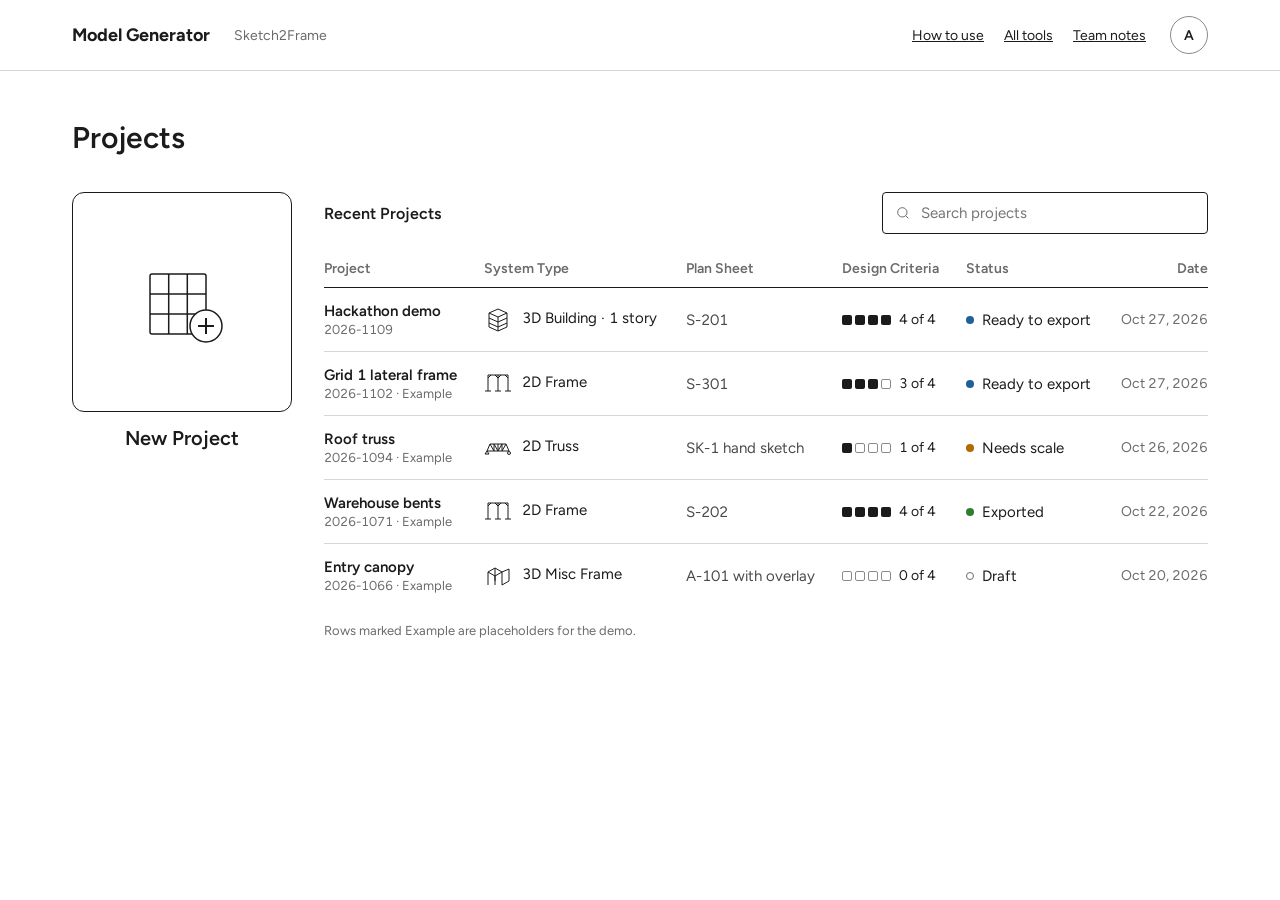
<file: index.html>
<!doctype html>
<html lang="en">
<head>
<meta charset="utf-8">
<meta name="viewport" content="width=device-width, initial-scale=1">
<title>Model Generator · Projects</title>
<link rel="preconnect" href="https://fonts.googleapis.com">
<link rel="stylesheet" href="https://fonts.googleapis.com/css2?family=Figtree:wght@400;500;600;700&display=swap">
<style>
body{margin:0}
a{color:#1b1b1b}a:hover{color:#1f5f9e}
button:focus-visible,a:focus-visible,input:focus-visible{outline:2px solid #1f5f9e;outline-offset:2px}
.tile{border:1px solid #8a8a8a}
[aria-pressed="true"] .tile{border:2.5px solid #1f5f9e}
[aria-pressed="true"] .lbl{font-weight:600}
[hidden]{display:none!important}
</style>
</head>
<body>
<div style="min-height: 900px; display: flex; flex-direction: column; background: #ffffff; color: #1b1b1b; font-family: Figtree, 'Helvetica Neue', Arial, sans-serif; font-size: 16px">

  <header style="display: flex; flex-wrap: wrap; align-items: center; gap: 12px 24px; padding: 16px 72px; border-bottom: 1px solid #d6d6d6">
    <span style="font-size: 18px; font-weight: 700">Model Generator</span>
    <span style="font-size: 14px; color: #6b6b6b">Sketch2Frame</span>
    <nav style="margin-left: auto; display: flex; gap: 20px; font-size: 14px"><a href="how-to.html">How to use</a><a href="tools.html">All tools</a><a href="team.html">Team notes</a></nav>
    <span style="display: grid; place-items: center; width: 36px; height: 36px; border-radius: 50%; border: 1px solid #8a8a8a; font-size: 14px; font-weight: 600" aria-label="Signed in as Austin">A</span>
  </header>

  <main style="flex: 1; width: 100%; max-width: 1296px; margin: 0 auto; box-sizing: border-box; padding: 48px 72px; display: flex; flex-direction: column; gap: 36px">

    <h1 style="margin: 0; font-size: 30px; font-weight: 600">Projects</h1>

    <div style="display: flex; flex-wrap: wrap; gap: 32px; align-items: flex-start">
      <a href="new-project.html" style="width: 220px; display: flex; flex-direction: column; align-items: center; gap: 14px; color: #1b1b1b; text-decoration: none">
        <span style="width: 220px; height: 220px; box-sizing: border-box; display: grid; place-items: center; border: 1.5px solid #1b1b1b; border-radius: 12px; background: #ffffff">
          <svg width="96" height="96" viewBox="0 0 96 96" fill="none" stroke="#1b1b1b" stroke-width="1.5" aria-hidden="true"><rect x="16" y="20" width="56" height="60" rx="2"></rect><path d="M16 40h56M16 60h56M34.7 20v60M53.3 20v60"></path><circle cx="72" cy="72" r="16" fill="#ffffff"></circle><path d="M72 64v16M64 72h16" stroke-width="2"></path></svg>
        </span>
        <span style="font-size: 20px; font-weight: 600">New Project</span>
      </a>

      <div style="flex: 1 1 420px; min-width: 0; display: flex; flex-direction: column; gap: 16px">
        <div style="display: flex; flex-wrap: wrap; align-items: center; gap: 16px">
          <span style="font-size: 16px; font-weight: 600">Recent Projects</span>
          <label style="margin-left: auto; flex: 0 1 300px; display: flex; align-items: center; gap: 8px; min-height: 40px; padding: 0 12px; border: 1px solid #1b1b1b; border-radius: 4px">
            <svg width="16" height="16" viewBox="0 0 24 24" fill="none" stroke="#6b6b6b" stroke-width="1.5" aria-hidden="true"><circle cx="11" cy="11" r="7"></circle><path d="M20 20l-4-4"></path></svg>
            <span style="position: absolute; width: 1px; height: 1px; overflow: hidden; clip: rect(0 0 0 0)">Search projects</span>
            <input placeholder="Search projects" style="flex: 1; min-width: 0; border: 0; outline: 0; background: transparent; font: inherit; font-size: 15px; color: #1b1b1b">
          </label>
        </div>

        <div style="overflow-x: auto">
          <table style="width: 100%; min-width: 820px; border-collapse: collapse; font-size: 15px">
            <thead>
              <tr style="text-align: left; color: #6b6b6b; font-size: 14px">
                <th style="padding: 10px 12px; border-bottom: 1px solid #1b1b1b; font-weight: 600; padding-left: 0">Project</th>
                <th style="padding: 10px 12px; border-bottom: 1px solid #1b1b1b; font-weight: 600">System Type</th>
                <th style="padding: 10px 12px; border-bottom: 1px solid #1b1b1b; font-weight: 600">Plan Sheet</th>
                <th style="padding: 10px 12px; border-bottom: 1px solid #1b1b1b; font-weight: 600">Design Criteria</th>
                <th style="padding: 10px 12px; border-bottom: 1px solid #1b1b1b; font-weight: 600">Status</th>
                <th style="padding: 10px 12px; border-bottom: 1px solid #1b1b1b; font-weight: 600; padding-right: 0; text-align: right">Date</th>
              </tr>
            </thead>
            <tbody id="projectRows" style="font-variant-numeric: tabular-nums">
              <tr>
                <td style="padding: 14px 12px 14px 0; border-bottom: 1px solid #d6d6d6;"><a href="#" style="display: flex; flex-direction: column; gap: 2px; text-decoration: none"><span style="font-weight: 600">Hackathon demo</span><span style="font-size: 13px; color: #6b6b6b">2026-1109</span></a></td>
                <td style="padding: 14px 12px; border-bottom: 1px solid #d6d6d6;"><span style="display: inline-flex; align-items: center; gap: 10px"><svg width="28" height="28" viewBox="0 0 28 28" fill="none" stroke="#1b1b1b" stroke-width="1" aria-hidden="true"><path d="M5 9l9-4 9 4v14l-9 4-9-4z"></path><path d="M5 9l9 4 9-4M14 13v14M5 14l9 4 9-4M5 19l9 4 9-4"></path></svg>3D Building · 1 story</span></td>
                <td style="padding: 14px 12px; border-bottom: 1px solid #d6d6d6; color: #4a4a4a">S-201</td>
                <td style="padding: 14px 12px; border-bottom: 1px solid #d6d6d6;"><span style="display: inline-flex; align-items: center; gap: 8px"><span style="display: inline-flex; gap: 3px" aria-hidden="true"><span style="width: 10px; height: 10px; border-radius: 2px; background: #1b1b1b"></span><span style="width: 10px; height: 10px; border-radius: 2px; background: #1b1b1b"></span><span style="width: 10px; height: 10px; border-radius: 2px; background: #1b1b1b"></span><span style="width: 10px; height: 10px; border-radius: 2px; background: #1b1b1b"></span></span><span style="font-size: 14px">4 of 4</span></span></td>
                <td style="padding: 14px 12px; border-bottom: 1px solid #d6d6d6;"><span style="display: inline-flex; align-items: center; gap: 8px"><span style="width: 8px; height: 8px; border-radius: 50%; background: #1f5f9e"></span>Ready to export</span></td>
                <td style="padding: 14px 0 14px 12px; border-bottom: 1px solid #d6d6d6; text-align: right; color: #6b6b6b; font-size: 14px">Oct 27, 2026</td>
              </tr>
              <tr>
                <td style="padding: 14px 12px 14px 0; border-bottom: 1px solid #d6d6d6;"><a href="#" style="display: flex; flex-direction: column; gap: 2px; text-decoration: none"><span style="font-weight: 600">Grid 1 lateral frame</span><span style="font-size: 13px; color: #6b6b6b">2026-1102 · Example</span></a></td>
                <td style="padding: 14px 12px; border-bottom: 1px solid #d6d6d6;"><span style="display: inline-flex; align-items: center; gap: 10px"><svg width="28" height="28" viewBox="0 0 28 28" fill="none" stroke="#1b1b1b" stroke-width="1" aria-hidden="true"><path d="M4 23V7h20v16M14 7v16"></path><path d="M4 10l3-3M24 10l-3-3M11 7l3 3 3-3"></path><path d="M1 23h6M11 23h6M21 23h6"></path></svg>2D Frame</span></td>
                <td style="padding: 14px 12px; border-bottom: 1px solid #d6d6d6; color: #4a4a4a">S-301</td>
                <td style="padding: 14px 12px; border-bottom: 1px solid #d6d6d6;"><span style="display: inline-flex; align-items: center; gap: 8px"><span style="display: inline-flex; gap: 3px" aria-hidden="true"><span style="width: 10px; height: 10px; border-radius: 2px; background: #1b1b1b"></span><span style="width: 10px; height: 10px; border-radius: 2px; background: #1b1b1b"></span><span style="width: 10px; height: 10px; border-radius: 2px; background: #1b1b1b"></span><span style="width: 10px; height: 10px; border-radius: 2px; border: 1px solid #8a8a8a; box-sizing: border-box"></span></span><span style="font-size: 14px">3 of 4</span></span></td>
                <td style="padding: 14px 12px; border-bottom: 1px solid #d6d6d6;"><span style="display: inline-flex; align-items: center; gap: 8px"><span style="width: 8px; height: 8px; border-radius: 50%; background: #1f5f9e"></span>Ready to export</span></td>
                <td style="padding: 14px 0 14px 12px; border-bottom: 1px solid #d6d6d6; text-align: right; color: #6b6b6b; font-size: 14px">Oct 27, 2026</td>
              </tr>
              <tr>
                <td style="padding: 14px 12px 14px 0; border-bottom: 1px solid #d6d6d6;"><a href="#" style="display: flex; flex-direction: column; gap: 2px; text-decoration: none"><span style="font-weight: 600">Roof truss</span><span style="font-size: 13px; color: #6b6b6b">2026-1094 · Example</span></a></td>
                <td style="padding: 14px 12px; border-bottom: 1px solid #d6d6d6;"><span style="display: inline-flex; align-items: center; gap: 10px"><svg width="28" height="28" viewBox="0 0 28 28" fill="none" stroke="#1b1b1b" stroke-width="1" aria-hidden="true"><path d="M3 19h22M6 12h16M3 19l3-7M25 19l-3-7M10 12v7M14 12v7M18 12v7M6 12l4 7M10 12l4 7M18 12l-4 7M22 12l-4 7"></path><path d="M3 19l-2 3h4z"></path><circle cx="25" cy="21" r="1.5"></circle></svg>2D Truss</span></td>
                <td style="padding: 14px 12px; border-bottom: 1px solid #d6d6d6; color: #4a4a4a">SK-1 hand sketch</td>
                <td style="padding: 14px 12px; border-bottom: 1px solid #d6d6d6;"><span style="display: inline-flex; align-items: center; gap: 8px"><span style="display: inline-flex; gap: 3px" aria-hidden="true"><span style="width: 10px; height: 10px; border-radius: 2px; background: #1b1b1b"></span><span style="width: 10px; height: 10px; border-radius: 2px; border: 1px solid #8a8a8a; box-sizing: border-box"></span><span style="width: 10px; height: 10px; border-radius: 2px; border: 1px solid #8a8a8a; box-sizing: border-box"></span><span style="width: 10px; height: 10px; border-radius: 2px; border: 1px solid #8a8a8a; box-sizing: border-box"></span></span><span style="font-size: 14px">1 of 4</span></span></td>
                <td style="padding: 14px 12px; border-bottom: 1px solid #d6d6d6;"><span style="display: inline-flex; align-items: center; gap: 8px"><span style="width: 8px; height: 8px; border-radius: 50%; background: #b26a00"></span>Needs scale</span></td>
                <td style="padding: 14px 0 14px 12px; border-bottom: 1px solid #d6d6d6; text-align: right; color: #6b6b6b; font-size: 14px">Oct 26, 2026</td>
              </tr>
              <tr>
                <td style="padding: 14px 12px 14px 0; border-bottom: 1px solid #d6d6d6;"><a href="#" style="display: flex; flex-direction: column; gap: 2px; text-decoration: none"><span style="font-weight: 600">Warehouse bents</span><span style="font-size: 13px; color: #6b6b6b">2026-1071 · Example</span></a></td>
                <td style="padding: 14px 12px; border-bottom: 1px solid #d6d6d6;"><span style="display: inline-flex; align-items: center; gap: 10px"><svg width="28" height="28" viewBox="0 0 28 28" fill="none" stroke="#1b1b1b" stroke-width="1" aria-hidden="true"><path d="M4 23V7h20v16M14 7v16"></path><path d="M4 10l3-3M24 10l-3-3M11 7l3 3 3-3"></path><path d="M1 23h6M11 23h6M21 23h6"></path></svg>2D Frame</span></td>
                <td style="padding: 14px 12px; border-bottom: 1px solid #d6d6d6; color: #4a4a4a">S-202</td>
                <td style="padding: 14px 12px; border-bottom: 1px solid #d6d6d6;"><span style="display: inline-flex; align-items: center; gap: 8px"><span style="display: inline-flex; gap: 3px" aria-hidden="true"><span style="width: 10px; height: 10px; border-radius: 2px; background: #1b1b1b"></span><span style="width: 10px; height: 10px; border-radius: 2px; background: #1b1b1b"></span><span style="width: 10px; height: 10px; border-radius: 2px; background: #1b1b1b"></span><span style="width: 10px; height: 10px; border-radius: 2px; background: #1b1b1b"></span></span><span style="font-size: 14px">4 of 4</span></span></td>
                <td style="padding: 14px 12px; border-bottom: 1px solid #d6d6d6;"><span style="display: inline-flex; align-items: center; gap: 8px"><span style="width: 8px; height: 8px; border-radius: 50%; background: #2e7d32"></span>Exported</span></td>
                <td style="padding: 14px 0 14px 12px; border-bottom: 1px solid #d6d6d6; text-align: right; color: #6b6b6b; font-size: 14px">Oct 22, 2026</td>
              </tr>
              <tr>
                <td style="padding: 14px 12px 14px 0;"><a href="#" style="display: flex; flex-direction: column; gap: 2px; text-decoration: none"><span style="font-weight: 600">Entry canopy</span><span style="font-size: 13px; color: #6b6b6b">2026-1066 · Example</span></a></td>
                <td style="padding: 14px 12px;"><span style="display: inline-flex; align-items: center; gap: 10px"><svg width="28" height="28" viewBox="0 0 28 28" fill="none" stroke="#1b1b1b" stroke-width="1" aria-hidden="true"><path d="M4 25V12l7-4 7 4v13M11 8v13M4 12l7 4 7-4M11 16v9"></path><path d="M18 12l7-3v12l-7 4"></path></svg>3D Misc Frame</span></td>
                <td style="padding: 14px 12px; color: #4a4a4a">A-101 with overlay</td>
                <td style="padding: 14px 12px;"><span style="display: inline-flex; align-items: center; gap: 8px"><span style="display: inline-flex; gap: 3px" aria-hidden="true"><span style="width: 10px; height: 10px; border-radius: 2px; border: 1px solid #8a8a8a; box-sizing: border-box"></span><span style="width: 10px; height: 10px; border-radius: 2px; border: 1px solid #8a8a8a; box-sizing: border-box"></span><span style="width: 10px; height: 10px; border-radius: 2px; border: 1px solid #8a8a8a; box-sizing: border-box"></span><span style="width: 10px; height: 10px; border-radius: 2px; border: 1px solid #8a8a8a; box-sizing: border-box"></span></span><span style="font-size: 14px">0 of 4</span></span></td>
                <td style="padding: 14px 12px;"><span style="display: inline-flex; align-items: center; gap: 8px"><span style="width: 8px; height: 8px; border-radius: 50%; border: 1.5px solid #6b6b6b; box-sizing: border-box"></span>Draft</span></td>
                <td style="padding: 14px 0 14px 12px; text-align: right; color: #6b6b6b; font-size: 14px">Oct 20, 2026</td>
              </tr>
            </tbody>
          </table>
        </div>
        <p style="margin: 0; font-size: 13px; color: #6b6b6b">Rows marked Example are placeholders for the demo.</p>
      </div>
    </div>
  </main>
</div>

<script src="mg/store.js"></script>
<script src="mg/projects.js"></script>
</body>
</html>
</file>
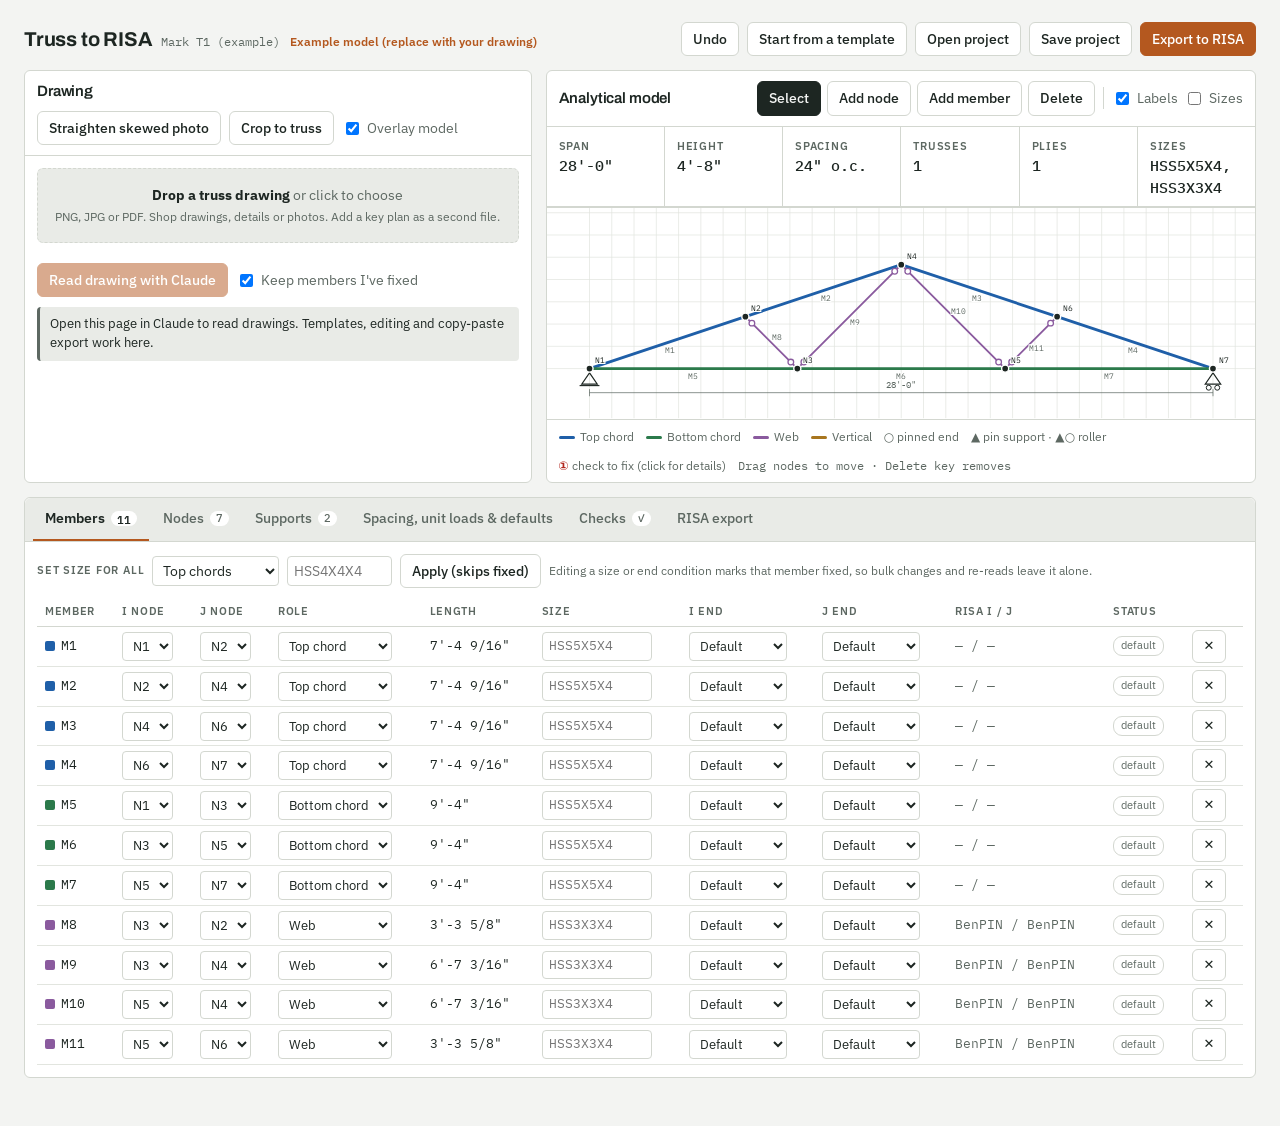
<file: truss/index.html>
<!doctype html>
<html lang="en">
<head>
<meta charset="utf-8">
<meta name="viewport" content="width=device-width,initial-scale=1">
<!-- Truss to RISA by Olu (team BMTR). Copied from its claude.ai artifact; the claude.ai runtime is not included,
     so the Claude drawing reader is off here. Templates, straightening, editing and export work. -->
</head>
<body>
<title>Truss to RISA Beta</title>
<meta name="claude:viewport-fit-sides" content="cover">
<link rel="preconnect" href="https://fonts.googleapis.com">
<link rel="stylesheet" href="https://fonts.googleapis.com/css2?family=Archivo:wght@500;600;700&family=IBM+Plex+Sans:wght@400;500;600&family=IBM+Plex+Mono:wght@400;500&display=swap">
<style>
/* Layout: a working drafting table. Header bar of actions, drawing on the left, the analytical model on the right, data tabs underneath. */
:root{
  --bg:#f3f4f2; --panel:#ffffff; --sunk:#e9ebe7; --line:#d3d7d0; --ink:#1d2622; --muted:#5d6862;
  --accent:#b4581f; --accent-ink:#ffffff; --accent-soft:#f6e6da;
  --tc:#1f5fa8; --bc:#2b7a4b; --web:#8a5a9e; --vert:#a8761f; --oth:#6b7280;
  --ok:#2b7a4b; --warn:#a46a00; --bad:#b3261e; --sel:#e0a800;
  --grid:#e2e5df; --img-bg:#dfe2dc;
  --f-display:"Archivo", "Helvetica Neue", Arial, sans-serif;
  --f-body:"IBM Plex Sans", "Segoe UI", system-ui, sans-serif;
  --f-mono:"IBM Plex Mono", ui-monospace, Consolas, monospace;
  --r:6px;
}
@media (prefers-color-scheme: dark){:root:not([data-theme="light"]){
  --bg:#141917; --panel:#1c2220; --sunk:#232a27; --line:#34403b; --ink:#e4e9e5; --muted:#9aa59f;
  --accent:#e2823f; --accent-ink:#1a0f07; --accent-soft:#3a271a;
  --tc:#6fa8ea; --bc:#5fc08a; --web:#c194d4; --vert:#e0ad55; --oth:#9aa3ad;
  --ok:#5fc08a; --warn:#e6b04a; --bad:#f2786f; --sel:#ffd24a; --grid:#232b28; --img-bg:#101413; color-scheme:dark}}
:root[data-theme="dark"]{
  --bg:#141917; --panel:#1c2220; --sunk:#232a27; --line:#34403b; --ink:#e4e9e5; --muted:#9aa59f;
  --accent:#e2823f; --accent-ink:#1a0f07; --accent-soft:#3a271a;
  --tc:#6fa8ea; --bc:#5fc08a; --web:#c194d4; --vert:#e0ad55; --oth:#9aa3ad;
  --ok:#5fc08a; --warn:#e6b04a; --bad:#f2786f; --sel:#ffd24a; --grid:#232b28; --img-bg:#101413; color-scheme:dark}
*{box-sizing:border-box}
[hidden]{display:none!important}
body{background:var(--bg);color:var(--ink);font-family:var(--f-body);font-size:14px;line-height:1.45}
.wrap{padding-left:max(16px,env(safe-area-inset-left,0px));padding-right:max(16px,env(safe-area-inset-right,0px));padding-block:14px 40px;max-width:1500px;margin:0 auto;display:flex;flex-direction:column;gap:14px}
h1,h2,h3{font-family:var(--f-display);margin:0;text-wrap:balance;letter-spacing:-.01em}
h1{font-size:20px;font-weight:700}
h2{font-size:15px;font-weight:600}
.lbl{font-size:11px;text-transform:uppercase;letter-spacing:.07em;color:var(--muted);font-weight:600}
.mono,td.num,input.num{font-family:var(--f-mono);font-variant-numeric:tabular-nums}
.muted{color:var(--muted)}
button,.btn{font:inherit;font-weight:500;border:1px solid var(--line);background:var(--panel);color:var(--ink);border-radius:var(--r);padding:6px 11px;cursor:pointer;display:inline-flex;align-items:center;gap:6px;white-space:nowrap}
button:hover{border-color:var(--muted)}
button:focus-visible,input:focus-visible,select:focus-visible,textarea:focus-visible{outline:2px solid var(--accent);outline-offset:1px}
button.primary{background:var(--accent);border-color:var(--accent);color:var(--accent-ink)}
button.primary:hover{filter:brightness(1.07)}
button[aria-pressed="true"]{background:var(--ink);color:var(--bg);border-color:var(--ink)}
button:disabled{opacity:.5;cursor:not-allowed}
input,select,textarea{font:inherit;color:var(--ink);background:var(--panel);border:1px solid var(--line);border-radius:4px;padding:4px 6px;min-width:0}
textarea{font-family:var(--f-mono);font-size:12px;width:100%}
header.bar{display:flex;flex-wrap:wrap;gap:10px 16px;align-items:center;justify-content:space-between}
.brand{display:flex;align-items:baseline;gap:10px;flex-wrap:wrap}
.brand .tag{font-family:var(--f-mono);font-size:12px;color:var(--muted)}
.actions{display:flex;flex-wrap:wrap;gap:8px}
.grid2{display:grid;grid-template-columns:minmax(0,5fr) minmax(0,7fr);gap:14px}
@media (max-width:900px){.grid2{grid-template-columns:minmax(0,1fr)}}
.panel{background:var(--panel);border:1px solid var(--line);border-radius:var(--r);display:flex;flex-direction:column;min-width:0}
.ph{display:flex;align-items:center;justify-content:space-between;gap:8px;flex-wrap:wrap;padding:10px 12px;border-bottom:1px solid var(--line)}
.pb{padding:12px;display:flex;flex-direction:column;gap:10px;min-width:0}
.drop{border:1.5px dashed var(--line);border-radius:var(--r);padding:16px;text-align:center;color:var(--muted);background:var(--sunk);cursor:pointer}
.drop.over{border-color:var(--accent);color:var(--ink)}
.drop strong{color:var(--ink)}
.imgbox{position:relative;background:var(--img-bg);border-radius:4px;overflow:hidden;user-select:none;touch-action:none}
.imgbox img{display:block;width:100%;height:auto}
.imgbox svg{position:absolute;inset:0;width:100%;height:100%}
.thumbs{display:flex;gap:8px;flex-wrap:wrap}
.thumb{display:flex;align-items:center;gap:6px;border:1px solid var(--line);border-radius:4px;padding:4px 8px;font-size:12px;background:var(--sunk)}
.thumb button{padding:0 6px;border:0;background:transparent;color:var(--muted)}
.row{display:flex;gap:8px;flex-wrap:wrap;align-items:center}
.status{font-size:13px;padding:8px 10px;border-radius:4px;background:var(--sunk);border-left:3px solid var(--muted)}
.status.work{border-left-color:var(--accent)}
.status.bad{border-left-color:var(--bad)}
.status.good{border-left-color:var(--ok)}
.toolbar{display:flex;gap:6px;flex-wrap:wrap;align-items:center}
.toolbar .sep{width:1px;height:22px;background:var(--line);margin:0 2px}
#model{width:100%;height:auto;display:block;background:var(--panel);touch-action:none}
.modelwrap{border-top:1px solid var(--line);position:relative}
.legend{display:flex;gap:12px;flex-wrap:wrap;font-size:12px;color:var(--muted);padding:8px 12px;border-top:1px solid var(--line)}
.legend i{display:inline-block;width:16px;height:3px;border-radius:2px;vertical-align:middle;margin-right:5px}
.summary{display:grid;grid-template-columns:repeat(auto-fit,minmax(110px,1fr));gap:1px;background:var(--line);border-bottom:1px solid var(--line)}
.summary div{background:var(--panel);padding:8px 12px}
.summary b{display:block;font-family:var(--f-mono);font-size:15px;font-weight:500}
.tabs{display:flex;gap:2px;flex-wrap:wrap;padding:0 8px;border-bottom:1px solid var(--line);background:var(--sunk);border-radius:var(--r) var(--r) 0 0}
.tabs button{border:0;border-radius:0;background:transparent;padding:10px 12px;color:var(--muted);border-bottom:2px solid transparent}
.tabs button[aria-selected="true"]{color:var(--ink);border-bottom-color:var(--accent);font-weight:600}
.tabs .count{font-family:var(--f-mono);font-size:11px;background:var(--panel);border-radius:8px;padding:0 6px}
.tabs .count.bad{background:var(--bad);color:var(--panel)}
.tabs .count.warn{background:var(--warn);color:var(--panel)}
.tablewrap{overflow-x:auto}
table{border-collapse:collapse;width:100%;font-size:13px}
th{font-size:11px;text-transform:uppercase;letter-spacing:.06em;color:var(--muted);text-align:left;font-weight:600;padding:6px 8px;border-bottom:1px solid var(--line);white-space:nowrap;background:var(--panel);position:sticky;top:0}
td{padding:3px 8px;border-bottom:1px solid var(--grid);white-space:nowrap;vertical-align:middle}
td input{width:7.5em}
td input.short{width:8.5em}
td select{max-width:9.5em}
th.dofh{text-align:center}
select.dof{width:3.4em;font-family:var(--f-mono);text-align:center;padding:3px 2px}
select.dof.on{background:var(--accent-soft);border-color:var(--accent);font-weight:600}
tr.sel td{background:var(--accent-soft)}
tr.low td:first-child{box-shadow:inset 3px 0 var(--warn)}
.swatch{display:inline-block;width:10px;height:10px;border-radius:2px;margin-right:6px;vertical-align:-1px}
.pill{display:inline-block;font-size:11px;padding:1px 7px;border-radius:9px;border:1px solid var(--line);color:var(--muted)}
.pill.fix{border-color:var(--accent);color:var(--accent)}
.form{display:grid;grid-template-columns:repeat(auto-fill,minmax(190px,1fr));gap:10px 14px}
.form label{display:flex;flex-direction:column;gap:3px;font-size:12px;color:var(--muted)}
.form label input,.form label select{color:var(--ink)}
.form .chk{flex-direction:row;align-items:center;gap:8px;color:var(--ink)}
fieldset{border:1px solid var(--line);border-radius:var(--r);padding:10px 12px 12px;margin:0;min-width:0}
legend{font-family:var(--f-display);font-weight:600;font-size:13px;padding:0 4px}
.checks{list-style:none;margin:0;padding:0;display:flex;flex-direction:column;gap:6px}
.checks li{padding:7px 10px;border-radius:4px;background:var(--sunk);border-left:3px solid var(--muted);font-size:13px}
.checks li.bad{border-left-color:var(--bad)}
.checks li.warn{border-left-color:var(--warn)}
.checks li.ok{border-left-color:var(--ok)}
.checks li{display:flex;gap:10px;align-items:baseline;flex-wrap:wrap}
.checks li>span:nth-child(2){flex:1 1 280px;min-width:0}
.cnum{display:inline-grid;place-items:center;min-width:20px;height:20px;border-radius:10px;font:700 11px var(--f-mono);color:var(--panel);background:var(--warn);flex:none}
.cnum.bad{background:var(--bad)}
.checks li.flash{outline:2px solid var(--accent);outline-offset:1px}
button.locate{padding:2px 8px;font-size:12px}
.steps{margin:0;padding-left:20px;display:flex;flex-direction:column;gap:6px;max-width:75ch}
.exportgrid{display:grid;grid-template-columns:repeat(auto-fit,minmax(260px,1fr));gap:12px}
.card{border:1px solid var(--line);border-radius:var(--r);padding:10px 12px;display:flex;flex-direction:column;gap:8px;min-width:0}
.card pre{margin:0;max-height:160px;overflow:auto;font-family:var(--f-mono);font-size:11.5px;background:var(--sunk);padding:8px;border-radius:4px}
.toast{position:fixed;right:max(16px,env(safe-area-inset-right,0px));bottom:calc(16px + env(safe-area-inset-bottom,0px));background:var(--ink);color:var(--bg);padding:9px 14px;border-radius:var(--r);font-size:13px;z-index:20;max-width:min(420px,calc(100vw - 32px))}
.tplpanel{border:1px solid var(--accent);background:var(--accent-soft);border-radius:var(--r);padding:12px;display:flex;flex-direction:column;gap:10px}
.example{font-size:12px;color:var(--accent);font-weight:600}
.stpanel{border:1px solid var(--accent);background:var(--accent-soft);border-radius:var(--r);padding:12px;display:flex;flex-direction:column;gap:10px}
#pins{position:absolute;inset:0;width:100%;height:100%;touch-action:none}
#pins .pin{cursor:grab}
.ai-notes{font-size:13px;margin:0;padding-left:18px}
@media (prefers-reduced-motion:no-preference){button,.tabs button{transition:background .12s,border-color .12s,color .12s}}
</style>

<div class="wrap">
  <header class="bar">
    <div class="brand">
      <h1>Truss to RISA</h1>
      <span class="tag" id="markTag">Mark —</span>
      <span class="example" id="exampleTag" hidden>Example model (replace with your drawing)</span>
    </div>
    <div class="actions">
      <button id="btnUndo" title="Undo (Ctrl+Z)">Undo</button>
      <button id="btnTpl">Start from a template</button>
      <button id="btnOpen">Open project</button>
      <button id="btnSave">Save project</button>
      <button id="btnExport" class="primary">Export to RISA</button>
      <input type="file" id="fileOpen" accept=".json,application/json" hidden>
    </div>
  </header>

  <div class="tplpanel" id="tplPanel" hidden>
    <div class="row" style="justify-content:space-between"><h2>Generate a truss from a template</h2><button id="tplClose">Close</button></div>
    <div class="form">
      <label>Type<select id="tplType">
        <option value="fink">Fink (W)</option><option value="howe">Howe</option><option value="pratt">Pratt (pitched)</option>
        <option value="flat">Flat / parallel chord (Pratt)</option><option value="mono">Mono</option></select></label>
      <label>Span (out-to-out bearing)<input id="tplSpan" value="28'-0&quot;"></label>
      <label>Pitch (rise per 12)<input id="tplPitch" value="4/12"></label>
      <label>Heel height<input id="tplHeel" value="0"></label>
      <label>Depth (flat truss)<input id="tplDepth" value="2'-0&quot;"></label>
      <label>Panels (Howe/Pratt/Flat/Mono)<input id="tplPanels" type="number" min="2" max="20" value="6"></label>
    </div>
    <div class="row"><button class="primary" id="tplGo">Replace model with this truss</button><span class="muted">Sizes and end conditions come from the defaults in Settings.</span></div>
  </div>

  <div class="grid2">
    <!-- Drawing -->
    <section class="panel" aria-labelledby="hDraw">
      <div class="ph"><h2 id="hDraw">Drawing</h2>
        <div class="row">
          <button id="btnStraighten" aria-pressed="false" title="Flatten a 3D view or a photo taken at an angle into a true elevation">Straighten skewed photo</button>
          <button id="btnCrop" aria-pressed="false" title="Drag a box around the truss elevation so Claude reads it at full detail">Crop to truss</button>
          <label class="row muted" style="gap:5px"><input type="checkbox" id="chkOverlay" checked> Overlay model</label>
        </div>
      </div>
      <div class="pb">
        <div class="drop" id="drop" tabindex="0" role="button" aria-label="Upload truss drawing">
          <strong>Drop a truss drawing</strong> or click to choose<br>
          <span style="font-size:12px">PNG, JPG or PDF. Shop drawings, details or photos. Add a key plan as a second file.</span>
        </div>
        <input type="file" id="fileImg" accept="image/png,image/jpeg,image/webp,application/pdf" multiple hidden>
        <div class="thumbs" id="thumbs"></div>
        <div class="row" id="pdfRow" hidden><span class="muted">PDF page</span><select id="pdfPage"></select></div>
        <div class="imgbox" id="imgbox" hidden><img id="img" alt="Uploaded truss drawing"><svg id="overlay" preserveAspectRatio="none"></svg><svg id="pins" preserveAspectRatio="none" hidden></svg></div>
        <div class="stpanel" id="stPanel" hidden>
          <div class="row" style="justify-content:space-between"><h3 style="font-size:14px">Straighten to a true elevation</h3><button id="stClose">Close</button></div>
          <p class="muted" style="margin:0;font-size:12.5px">Drag the four numbered pins onto four points of the truss plane, then give their real positions. The photo is flattened so the truss reads at one scale, as if seen straight on.</p>
          <div class="form">
            <label>Reference<select id="stMode">
              <option value="rect">Rectangle (span × height)</option>
              <option value="pts">Four joints with known coordinates</option></select></label>
            <label data-st="rect">Width between pins 1–2 (span)<input id="stW" class="num"></label>
            <label data-st="rect">Height between pins 1–4<input id="stH" class="num"></label>
            <label>Extra border around the pins<input id="stPad" class="num" value="2'-0&quot;"></label>
          </div>
          <div class="tablewrap" data-st="pts"><table id="stPts"></table></div>
          <p class="muted" data-st="rect" style="margin:0;font-size:12px">Pin 1 left bearing, pin 2 right bearing (both on the bottom chord line), pin 3 above the right bearing and pin 4 above the left bearing, at the height you enter. For a pitched truss, use the end verticals or heels if it has them; otherwise use "Four joints".</p>
          <div class="row"><button class="primary" id="stUse">Use straightened image</button><span class="muted" id="stMsg" style="font-size:12px"></span></div>
          <div class="lbl">Preview</div>
          <canvas id="stPrev" style="width:100%;height:auto;background:var(--img-bg);border-radius:4px"></canvas>
        </div>
        <div class="row">
          <button class="primary" id="btnRead" disabled>Read drawing with Claude</button>
          <button id="btnStop" hidden>Stop</button>
          <label class="row muted" style="gap:5px"><input type="checkbox" id="chkKeep" checked> Keep members I've fixed</label>
        </div>
        <div class="status" id="aiStatus">Upload a drawing, crop to the truss if the sheet is busy, then have Claude read it. You check and correct everything before export.</div>
        <div id="aiNotesWrap" hidden><div class="lbl">Notes from the drawing</div><ul class="ai-notes" id="aiNotes"></ul></div>
      </div>
    </section>

    <!-- Model -->
    <section class="panel" aria-labelledby="hModel">
      <div class="ph"><h2 id="hModel">Analytical model</h2>
        <div class="toolbar" role="toolbar" aria-label="Model tools">
          <button data-mode="select" aria-pressed="true" title="Select and drag nodes (V)">Select</button>
          <button data-mode="node" aria-pressed="false" title="Click to add a node (N)">Add node</button>
          <button data-mode="member" aria-pressed="false" title="Click two nodes (M)">Add member</button>
          <button data-mode="delete" aria-pressed="false" title="Click a node or member to delete (D)">Delete</button>
          <span class="sep"></span>
          <label class="row muted" style="gap:5px"><input type="checkbox" id="chkLabels" checked> Labels</label>
          <label class="row muted" style="gap:5px"><input type="checkbox" id="chkSizes"> Sizes</label>
        </div>
      </div>
      <div class="summary" id="summary"></div>
      <div class="modelwrap"><svg id="model" viewBox="0 0 1000 420" aria-label="Truss model"></svg></div>
      <div class="legend">
        <span><i style="background:var(--tc)"></i>Top chord</span><span><i style="background:var(--bc)"></i>Bottom chord</span>
        <span><i style="background:var(--web)"></i>Web</span><span><i style="background:var(--vert)"></i>Vertical</span>
        <span>○ pinned end</span><span>▲ pin support · ▲○ roller</span><span><b style="color:var(--bad)">①</b> check to fix (click for details)</span>
        <span id="modeHint" class="mono"></span>
      </div>
    </section>
  </div>

  <!-- Data tabs -->
  <section class="panel">
    <div class="tabs" role="tablist" id="tabs">
      <button role="tab" data-tab="members" aria-selected="true">Members <span class="count" id="cMembers">0</span></button>
      <button role="tab" data-tab="nodes" aria-selected="false">Nodes <span class="count" id="cNodes">0</span></button>
      <button role="tab" data-tab="supports" aria-selected="false">Supports <span class="count" id="cSupports">0</span></button>
      <button role="tab" data-tab="settings" aria-selected="false">Spacing, unit loads &amp; defaults</button>
      <button role="tab" data-tab="checks" aria-selected="false">Checks <span class="count" id="cChecks">0</span></button>
      <button role="tab" data-tab="export" aria-selected="false">RISA export</button>
    </div>

    <div class="pb" data-pane="members">
      <div class="row">
        <span class="lbl">Set size for all</span>
        <select id="bulkRole"><option value="top">Top chords</option><option value="bottom">Bottom chords</option><option value="web">Webs</option><option value="vertical">Verticals</option><option value="all">All members</option></select>
        <input id="bulkSize" placeholder="HSS4X4X4" style="width:7.5em">
        <button id="bulkApply">Apply (skips fixed)</button>
        <span class="muted" style="font-size:12px">Editing a size or end condition marks that member fixed, so bulk changes and re-reads leave it alone.</span>
      </div>
      <div class="tablewrap"><table id="tMembers"></table></div>
    </div>
    <div class="pb" data-pane="nodes" hidden>
      <div class="row muted" style="font-size:12px">Coordinates in feet. Type 12.5, 12'-6" or 150" — all mean the same thing. Origin is the left bearing at the bottom chord line. Restraints: — free, R reaction, F fixed (held, no reaction reported). Picking a Support type fills them in; edit any one to make that node custom.</div>
      <div class="tablewrap"><table id="tNodes"></table></div>
    </div>
    <div class="pb" data-pane="supports" hidden>
      <div class="row"><select id="supNode"></select><select id="supType"><option value="pin">Pin</option><option value="roller">Roller</option><option value="fixed">Fixed</option></select><button id="supAdd">Add support</button></div>
      <div class="tablewrap"><table id="tSupports"></table></div>
    </div>
    <div class="pb" data-pane="settings" hidden>
      <fieldset><legend>Truss</legend><div class="form">
        <label>Truss mark<input id="sMark"></label>
        <label>Spacing (in. o.c.)<input id="sSpacing" class="num" type="number" step="0.5" min="0"></label>
        <label>Spacing source<input id="sSpacingSrc" placeholder="drawing, key plan, assumed"></label>
        <label>Plies<input id="sPlies" type="number" min="1" max="6" step="1"></label>
        <label>Steel grade (steel members)<select id="sSteel"></select></label>
        <label>Lumber species / grade (wood members)<input id="sGrade" placeholder="SPF #2"></label>
        <label>RISA wood material (wood members)<select id="sMaterial"></select></label>
      </div></fieldset>
      <fieldset><legend>Key plan layout</legend><div class="form">
        <label>Number of trusses to model<input id="sCount" type="number" min="1" max="200" step="1"></label>
        <label>Key plan notes<input id="sKeyNotes" placeholder="e.g. T1 at 24&quot; o.c., grid A–D"></label>
        <label class="chk"><input type="checkbox" id="sPlanar"> Hold the truss in plane: Z fixed at every node, plus Z reaction and MX fixed at the left pin</label>
      </div><p class="muted" style="margin:8px 0 0;font-size:12px">With more than one truss, the export repeats the truss along Z at the spacing above, so you get the layout from the key plan in one model.</p></fieldset>
      <fieldset><legend>Unit loads</legend><div class="form">
        <label>Top chord unit load (k/ft, downward)<input id="sUTC" class="num" type="number" step="0.1" min="0"></label>
        <label>Bottom chord unit load (k/ft, downward)<input id="sUBC" class="num" type="number" step="0.1" min="0"></label>
      </div><p class="muted" style="margin:8px 0 0;font-size:12px">Two load cases: TC UNIT on every top chord member and BC UNIT on every bottom chord member, uniform over the full length in global −Y, no self-weight. Each gets its own load combination.</p></fieldset>
      <fieldset><legend>Defaults by member role</legend>
        <div class="tablewrap"><table id="tDefaults"></table></div>
        <p class="muted" style="margin:8px 0 0;font-size:12px">Continuous = no release (plate-connected chord carried through the joint). Pinned = RISA BenPIN (Myy and Mzz released, torsion kept for stability).</p>
      </fieldset>
      <fieldset><legend>Paste tables</legend><div class="form">
        <label>Vertical axis for paste tables<select id="sUp"><option value="Y">Y (RISA default)</option><option value="Z">Z (CAD convention)</option></select></label>
        <label class="chk"><input type="checkbox" id="sHeaders"> Include column headers when copying tables</label>
      </div></fieldset>
    </div>
    <div class="pb" data-pane="checks" hidden><ul class="checks" id="checksList"></ul></div>
    <div class="pb" data-pane="export" hidden>
      <div class="row"><button class="primary" id="btnR3d">Download RISA-3D model (.r3d)</button><button id="btnR3dCopy">Copy .r3d text</button>
        <span class="muted" id="zipNote" style="font-size:12px">Comes as a .zip (the viewer only allows standard file types). Unzip it and double-click the .r3d.</span></div>
      <div class="status" id="dlStatus" hidden></div>
      <fieldset><legend>RISA template</legend>
        <div class="row" style="gap:10px">
          <span id="tplStatus" class="mono" style="font-size:12px"></span>
          <button id="btnTplUp">Use my own .r3d as template</button><button id="btnTplReset" hidden>Back to built-in</button>
          <input type="file" id="fileTpl" accept=".r3d,text/plain" hidden>
        </div>
        <p class="muted" style="margin:8px 0 0;font-size:12px;max-width:75ch">The export keeps the template's settings, materials, design codes and load combinations exactly as RISA wrote them, and replaces the nodes, boundary conditions, wood section sets, members and load cases with this truss. Use a template saved from your RISA version so the file opens cleanly.</p>
      </fieldset>
      <div>
        <div class="lbl" style="margin-bottom:6px">What goes into the .r3d</div>
        <ul class="steps" id="r3dSummary"></ul>
      </div>
      <div id="dlFallback" hidden><div class="lbl">.r3d text (downloads are off in this view; copy it into a file named truss.r3d)</div><textarea id="dxfText" rows="10" readonly></textarea></div>
      <details><summary class="lbl" style="cursor:pointer">Paste tables (backup if you'd rather paste into an existing model)</summary>
        <div class="exportgrid" id="exportCards" style="margin-top:10px"></div></details>
    </div>
  </section>
</div>
<div class="toast" id="toast" hidden></div>

<script type="text/plain" id="r3dTemplate">
[RISA-3D_INPUT_DATA]


[VERSION_NUMBER] <1>
23.02044;
[END_VERSION_NUMBER]


[PROGRAM_INFO] <1>
64;
[END_PROGRAM_INFO]


[DATA_INTEGRITY_KEY] <1>
2231265000098100000000;
[END_DATA_INTEGRITY_KEY]


[CLOUDID] <1>
;
[END_CLOUDID]


[OS_VERSION] <1>
Microsoft Windows NT 10.0.26200.0
[END_OS_VERSION]


[UNITS] <1>
0 0 0 0 0 0 0 0 0 0 0 0 0 0;
[END_UNITS]


[GLOBAL_PARAMETERS]

[.PROJECT_DESCRIPTION]

[..COMPANY_NAME] <1>
<Licensed Company>
[..END_COMPANY_NAME]

[..DESIGNER_NAME] <1>

[..END_DESIGNER_NAME]

[.END_PROJECT_DESCRIPTION]

[.SOLUTION_PARAMETERS] <1>
0.005000 144.000000 6 5 1 1 2 0.120000 0 32.200000 1 24.000000 0 1 1 1 3 1 1 1 0;
[.END_SOLUTION_PARAMETERS]

[.DESIGN_CODES] <1>
408 5000 12 0 21 1 16 0 9 0 0 408 1 0 0 1 1 1 1 0 1 1 0 9000;
[.END_DESIGN_CODES]

[.WIND_PARAMETERS] <1>
12 115.000000 2 1 0.000000 0.000000 0.000000 0.850000 14 -999999.000000 1 0 0.900000 0.020000 0.850000 1.000000;

[..IS_WIND_PARAMETERS] <1>
47.000000 2 2 1.000000 1.000000 1.200000 1.200000 1 1 0.010000 0.010000 1.000000 1.000000;
[..END_IS_WIND_PARAMETERS]

[..MEXI_WIND_PARAMETERS] <1>
0 0 0 0 0 0.000000 0.000000 0.000000 0.000000 0.000000 0.000000 0.000000 0.000000 0 0.280000;
[..END_MEXI_WIND_PARAMETERS]

[..NBC_2005_WIND_PARAMETERS] <1>
1 0 0.000000 0.015000 0.100000 0.000000 0.000000 0 1 1.000000;
[..END_NBC_2005_WIND_PARAMETERS]

[.END_WIND_PARAMETERS]

[.SEISMIC_PARAMETERS] <1>
13 0.020000 0.020000 -1.000000 -1.000000 3.000000 3.000000 3 3 1.000000 0 0.540000 0.360000 1.000000 1.000000 1.000000 -1 20 -999999.000000 1 5.000000 0.750000 0.750000 0.540000 0.360000 1.000000 1.000000 1.000000 1.000000 3 4.000000 4.000000 1 2;

[..MULTI_PERIOD_SPECTRUM] <22>
0.000000 0.510000;
0.010000 0.520000;
0.020000 0.490000;
0.030000 0.460000;
0.050000 0.490000;
0.075000 0.610000;
0.100000 0.710000;
0.150000 0.820000;
0.200000 0.890000;
0.250000 0.930000;
0.300000 1.020000;
0.400000 1.150000;
0.500000 1.310000;
0.750000 1.520000;
1.000000 1.640000;
1.500000 1.660000;
2.000000 1.710000;
3.000000 1.340000;
4.000000 0.980000;
5.000000 0.750000;
7.500000 0.380000;
10.000000 0.220000;
[..END_MULTI_PERIOD_SPECTRUM]

[..SEISMIC_DETAILING] <1>
1.000000 1.000000 1.000000 1.000000 0;
[..END_SEISMIC_DETAILING]

[..IS_SEISMIC_PARAMETERS] <1>
0.075000 0.075000 -1.000000 -1.000000 4.000000 4.000000 2 1 1.000000 5.000000;
[..END_IS_SEISMIC_PARAMETERS]

[..MEXICAN_SEISMIC_PARAMETERS] <1>
-1.000000 -1.000000 2 2 0 0 2 0;
[..END_MEXICAN_SEISMIC_PARAMETERS]

[..NBC_2005_SEISMIC_PARAMETERS] <1>
1 2 0 0.000000 0.000000 0.240000 0.600000 0.600000 0.340000 3.500000 1.500000 0.000000 0.000000 0.000000 1.100000 1.110000 0.707000 0.465000 0.129000 0.051800; 
[..END_NBC_2005_SEISMIC_PARAMETERS]

[.END_SEISMIC_PARAMETERS]

[.NOTIONALLoad_PARAMETERS] <1>
0.010000, 0.010000, -1, 12, -1, -1, -1, 0.000000, 0, 1; 
[.END_NOTIONALLoad_PARAMETERS]

[.CONCRETE_PARAMETERS] <1>
0 1 4.000000 2.000000 4 1 1 2 0.650000 0 8.000000 1 1.000000 1 0 1;
[.END_CONCRETE_PARAMETERS]

[.FOOTING_PARAMETERS] <1>
0.000000 0.000000 3644.000000 0.000000 0.001800 0.007500 0.000000 0.000000 0.000000 0.000000 3 3 3 1 1 1 0.000000;
[.END_FOOTING_PARAMETERS]

[.LC_GENERATOR_RLL_OPTIONS] <1>
1 0 0;
[.END_LC_GENERATOR_RLL_OPTIONS]

[END_GLOBAL_PARAMETERS]


[LABEL_LENGTHS] <1>
32 32 32 32 32 32 32 32 32 32 32 32 32 79 200 200 32 32 36 32 10 32 32 32;
[END_LABEL_LENGTHS]


[MATERIAL_PROPERTIES]

[.GENERAL_MATERIAL] <9>
"gen_Conc3NW                     " 3155.000000 1372.000000 0.150000 0.600000 0.145000 -1 0 0;
"gen_Conc4NW                     " 3644.000000 1584.000000 0.150000 0.600000 0.145000 -1 0 0;
"gen_Conc3LW                     " 2085.000000 906.000000 0.150000 0.600000 0.109999 -1 0 0;
"gen_Conc4LW                     " 2408.000000 1047.000000 0.150000 0.600000 0.109999 -1 0 0;
"gen_Alum                        " 10100.000000 4077.000000 0.300000 1.290000 0.173000 -1 0 0;
"gen_Steel                       " 29000.000000 11154.000000 0.300000 0.650000 0.490000 -1 0 0;
"gen_Plywood                     " 1800.000000 38.000000 0.000000 0.300000 0.035000 -1 0 0;
"RIGID                           " 1000000.000000 0.000000 0.300000 0.000000 0.000000 -1 0 0;
"gen_Ortho                       " 29000.000000 11154.000000 0.300000 0.650000 0.490000 -1 1 0;
[.END_GENERAL_MATERIAL]

[.ORTHOTROPIC_MATERIAL] <1>
"gen_Ortho                       " 29000.000000 14500.000000 11154.000000 11154.000000 11154.000000 0.300000 0.650000 0.490000 -1;
[.END_ORTHOTROPIC_MATERIAL]

[.HR_STEEL_MATERIAL] <8>
"A992                            " 29000.000000 11154.000000 0.300000 0.650000 0.490000 50.000000 -1 1.100000 65.000000 1.100000;
"A36 Gr.36                       " 29000.000000 11154.000000 0.300000 0.650000 0.490000 36.000000 -1 1.500000 58.000000 1.200000;
"A572 Gr.50                      " 29000.000000 11154.000000 0.300000 0.650000 0.490000 50.000000 -1 1.100000 65.000000 1.100000;
"A500 Gr.B                       " 29000.000000 11154.000000 0.300000 0.650000 0.527000 46.000000 -1 1.400000 58.000000 1.300000;
"A500 Gr.C                       " 29000.000000 11154.000000 0.300000 0.650000 0.527000 50.000000 -1 1.300000 62.000000 1.200000;
"A53 Gr.B                        " 29000.000000 11154.000000 0.300000 0.650000 0.490000 35.000000 -1 1.600000 60.000000 1.200000;
"A1085                           " 29000.000000 11154.000000 0.300000 0.650000 0.490000 50.000000 -1 1.250000 65.000000 1.150000;
"A913 Gr.65                      " 29000.000000 11154.000000 0.300000 0.650000 0.490000 65.000000 -1 1.100000 80.000000 1.100000;
[.END_HR_STEEL_MATERIAL]

[.CF_STEEL_MATERIAL] <2>
"A653 SS Gr33                    " 29500.000000 11346.000000 0.300000 0.650000 0.490000 33.000000 45.000000 -1;
"A653 SS Gr50/1                  " 29500.000000 11346.000000 0.300000 0.650000 0.490000 50.000000 65.000000 -1;
[.END_CF_STEEL_MATERIAL]

[.ALUMINUM_MATERIAL] <6>
"3003-H14                        " 10100.000000 3787.500000 0.330000 1.300000 0.172800 0 1.000000  19.000000 16.000000 13.000000 12.000000 141.000000 -1;
"6061-T6                         " 10100.000000 3787.500000 0.330000 1.300000 0.172800 1 1.000000  38.000000 35.000000 35.000000 24.000000 141.000000 -1;
"6063-T5                         " 10100.000000 3787.500000 0.330000 1.300000 0.172800 1 1.000000  22.000000 16.000000 16.000000 13.000000 141.000000 -1;
"6063-T6                         " 10100.000000 3787.500000 0.330000 1.300000 0.172800 1 1.000000  30.000000 25.000000 25.000000 19.000000 141.000000 -1;
"5052-H34                        " 10200.000000 3787.500000 0.330000 1.300000 0.172800 0 1.000000  34.000000 26.000000 24.000000 20.000000 141.000000 -1;
"6061-T6 W                       " 10100.000000 3787.500000 0.330000 1.300000 0.172800 0 1.000000  24.000000 15.000000 15.000000 15.000000 141.000000 -1;
[.END_ALUMINUM_MATERIAL]

[.WOOD_MATERIAL] <16>
"DF                              " "Douglas Fir-Larch               " 0 6 2 0 1.000000 0.300000 0.300000 0.035001 0 -1 0 0 "Visually Graded                 ";
"SP                              " "Southern Pine                   " 0 31 2 0 1.000000 0.300000 0.300000 0.035001 0 -1 0 0 "Visually Graded                 ";
"HF                              " "Hem-Fir                         " 0 15 2 0 1.000000 0.300000 0.300000 0.035001 0 -1 0 0 "Visually Graded                 ";
"SPF                             " "Spruce-Pine-fir                 " 0 32 2 0 1.000000 0.300000 0.300000 0.035001 0 -1 0 0 "Visually Graded                 ";
"24F-1.8E DF Balanced            " "24F-1.8E_DF_BAL                 " 1 1 1 0 1.000000 0.300000 0.300000 0.035001 1 -1 1 0 "Table 5A                        ";
"24F-1.8E DF Unbalanced          " "24F-1.8E_DF_UNBAL               " 1 1 1 0 1.000000 0.300000 0.300000 0.035001 1 -1 1 0 "Table 5A                        ";
"24F-1.8E SP Balanced            " "24F-1.8E_SP_BAL                 " 1 1 1 0 1.000000 0.300000 0.300000 0.035001 1 -1 1 0 "Table 5A                        ";
"24F-1.8E SP Unbalanced          " "24F-1.8E_SP_UNBAL               " 1 1 1 0 1.000000 0.300000 0.300000 0.035001 1 -1 1 0 "Table 5A                        ";
"1.3E-1600F_VERSALAM             " "1.3E-1600F_VERSALAM             " 0 1 1 0 1.000000 0.300000 0.300000 0.035001 0 -1 2 0 "Boise Cascade                   ";
"1.35E LSL_SolidStart            " "1.35E LSL_SolidStart            " 0 1 1 0 1.000000 0.300000 0.300000 0.035001 0 -1 2 0 "Louisiana Pacific               ";
"1.4E_RIGIDLAM LVL               " "1.4E_RIGIDLAM LVL               " 0 1 1 0 1.000000 0.300000 0.300000 0.035001 0 -1 2 0 "Roseburg Forest Products_2023   ";
"2.0E_DF Parallam PSL            " "2.0E_DF Parallam PSL            " 0 1 1 0 1.000000 0.300000 0.300000 0.035001 0 -1 2 0 "TrusJoist                       ";
"LVL_PRL_1.5E_2250F              " "LVL_PRL_1.5E_2250F              " 1 1 1 0 1.000000 0.300000 0.300000 0.035001 0 -1 3 0 "N/A                             ";
"LVL_Microlam_1.9E_2600F         " "LVL_Microllam_1.9E_2600F        " 1 1 1 0 1.000000 0.300000 0.300000 0.035001 0 -1 3 0 "N/A                             ";
"PSL_Parallam_2.0E_2900F         " "PSL_Parallam_2.0E_2900F         " 1 1 1 0 1.000000 0.300000 0.300000 0.035001 0 -1 3 0 "N/A                             ";
"LSL_TimberStrand_1.55E_2325F    " "LSL_TimberStrand_1.55E_2325F    " 1 1 1 0 1.000000 0.300000 0.300000 0.035001 0 -1 3 0 "N/A                             ";

[..CUSTOM_WOOD_PROPERTIES] <4>
"LVL_PRL_1.5E_2250F              " 2.25 1.5 0.22 1.95 0 1500 1 0.5 -1 4 0.5;
"LVL_Microllam_1.9E_2600F        " 2.6 1.555 0.285 2.51 0 1900 1 0.5 -1 4 0.5;
"PSL_Parallam_2.0E_2900F         " 2.9 2.025 0.29 2.9 0 2000 1 0.5 -1 4 0.5;
"LSL_TimberStrand_1.55E_2325F    " 2.325 1.07 0.31 2.05 0 1550 1 0.5 -1 4 0.5;
[..END_CUSTOM_WOOD_PROPERTIES]

[.END_WOOD_MATERIAL]

[.CONCRETE_MATERIAL] <9>
"Conc3000NW                      " 3156.000000 1372.000000 0.150000 0.600000 0.145000 3.000000 -1 1.000000 60.000000 60.000000;
"Conc3500NW                      " 3409.000000 1482.000000 0.150000 0.600000 0.145000 3.500000 -1 1.000000 60.000000 60.000000;
"Conc4000NW                      " 3644.000000 1584.000000 0.150000 0.600000 0.145000 4.000000 -1 1.000000 60.000000 60.000000;
"Conc3000LW                      " 2085.000000 907.000000 0.150000 0.600000 0.109999 3.000000 -1 0.750000 60.000000 60.000000;
"Conc3500LW                      " 2252.000000 979.000000 0.150000 0.600000 0.109999 3.500000 -1 0.750000 60.000000 60.000000;
"Conc4000LW                      " 2408.000000 1047.000000 0.150000 0.600000 0.109999 4.000000 -1 0.750000 60.000000 60.000000;
"Conc3000NW WWR                  " 3156.000000 1372.000000 0.150000 0.600000 0.145000 3.000000 -1 1.000000 70.000000 60.000000;
"Conc3500NW WWR                  " 3409.000000 1482.000000 0.150000 0.600000 0.145000 3.500000 -1 1.000000 70.000000 60.000000;
"Conc4000NW WWR                  " 3644.000000 1584.000000 0.150000 0.600000 0.145000 4.000000 -1 1.000000 70.000000 60.000000;
[.END_CONCRETE_MATERIAL]

[.MASONRY_MATERIAL] <3>
"Concrete Matl                   " 1350.000000 540.000000 0.250000 0.600000 0.079999 2.000000 -1 2 2 1 60.000000 60.000000;
"Clay Matl                       " 1050.000000 420.000000 0.250000 0.600000 0.050000 2.000000 -1 2 2 1 60.000000 60.000000;
"Gen Masonry                     " 1050.000000 420.000000 0.250000 0.600000 0.079999 2.000000 -1 1 2 1 60.000000 60.000000;
[.END_MASONRY_MATERIAL]

[.S_STEEL_MATERIAL] <3>
"A276 S316                       " 28000.000000 10780.000000 0.300000 0.930000 0.500001 30.000000 -1 75.000000 0;
"A276 S321                       " 29000.000000 11165.000000 0.300000 0.730000 0.480000 65.000000 -1 94.000000 0;
"A276 S304                       " 28000.000000 10780.000000 0.300000 0.930000 0.490000 30.000000 -1 75.000000 0;
[.END_S_STEEL_MATERIAL]

[END_MATERIAL_PROPERTIES]


[SECTION_SETS]

[.HR_STEEL_SECTION_SETS] <4>
"LL1.5X1.5X3/16                  " "Double Angle (No Gap)           " "LL1.5X1.5X3/16                  " 1 1 1 0 0 1.057312 0.929525 0.220444 0.011407 -1;
"L1X1X3/16                       " "Single Angle                    " "L1X1X3/16                       " 4 1 1 0 0 0.340656 0.030003 0.030003 0.003489 -1;
"HSS1"X1/8"                      " "HSS Pipe                        " "HSS1"X1/8"                      " 2 1 1 0 0 0.343612 0.033556 0.033556 0.067112 -1;
"L1.5X1.5X3/16                   " "Single Angle                    " "L1.5X1.5X3/16                   " 4 1 1 0 0 0.528656 0.110222 0.110222 0.005704 -1;
[.END_HR_STEEL_SECTION_SETS]

[.CF_STEEL_SECTION_SETS] <1>
"CF1                             " "CU                              " "8CU1.25X057                     " 1 2 0 0 0 0.581000 0.056700 4.410000 0.000630 -1;
[.END_CF_STEEL_SECTION_SETS]

[.WOOD_SECTION_SETS] <2>
"HSS5X5X1/4                      " "Rectangular Double              " "2-2X4                           " 1 3 3 0 0 10.500000 7.875000 10.718750 15.255131 -1;
"HSS3X3X1/4                      " "Rectangular Double              " "2-2X4                           " 1 3 3 0 0 10.500000 7.875000 10.718750 15.255131 -1;
[.END_WOOD_SECTION_SETS]

[.GENERAL_SECTION_SETS] <2>
"GEN1                            " "None                            " "RE4X4                           " 1 0 0 1 0 16.000000 21.333333 21.333333 31.573333 -1;
"RIGID                           " "None                            " "                                " 0 0 7 1 0 1000000.000000 1000000.000000 1000000.000000 1000000.000000 -1;
[.END_GENERAL_SECTION_SETS]

[.CONCRETE_SECTION_SETS] <1>
"CONC1                           " "Rectangular                     " "CRECT12X8                       " 1 5 0 0 0 96.000000 512.000000 1152.000000 1187.840000 -1;
[.END_CONCRETE_SECTION_SETS]

[.ALUMINUM_SECTION_SETS] <1>
"AL1                             " "None                            " "AAI3X1.64                       " 1 6 0 1 0 1.390000 0.522000 2.240000 0.019000 -1;
[.END_ALUMINUM_SECTION_SETS]

[.STAINLESS_SECTION_SETS] <1>
"SS1                             " "None                            " "W10X33_SS                       " 1 10 0 1 0 9.710000 36.600000 171.000000 0.583000 -1;
[.END_STAINLESS_SECTION_SETS]

[END_SECTION_SETS]


[WOOD_SCHEDULES] <1>

[WOOD_SCHEDULE : 1] <1>
"AWC 2021 OSB                    " "AWC 2021 OSB                    " "S1_5/16_6d@6                    " "St-I      " "6.000000  " "n/a       " 0.312500 1.250000 0 1 6.000000 0.016667 13.000000 1;
[END_WOOD_SCHEDULE : 1]

[END_WOOD_SCHEDULES]


[WOOD_SCHEDULES_DATA] <1>
 1;
[END_WOOD_SCHEDULES_DATA]


[WOOD_HOLDDOWN_SERIES] <1>

[WOOD_HOLDDOWN_SERIES : 1] <1>
"SIMPSON HoldDowns               " "DTT1Z-SD9x1.5_DF-SP             " "SIMPSON                         " "N/A       " "16d       " "Other     " 0 1 1.500000 0.500000 0 8 0.170000 0.840000 1.600000;
[END_WOOD_HOLDDOWN_SERIES : 1]

[END_WOOD_HOLDDOWN_SERIES]


[COLDFORM_SCHEDULES] <1>

[COLDFORM_SCHEDULE : 1] <1>
"CFS Steel Sheeting              " "AISI 2020 Steel                 " "0.018_#8@6/12_33                " "Type I - Segmented" "Steel Sheathing                 " "No                              " 0 0.018000 6.000000 0 33.000000 8 0.040417 11346.000000 0.00028356496;
[END_COLDFORM_SCHEDULE : 1]

[END_COLDFORM_SCHEDULES]


[COLDFORM_SCHEDULES_DATA] <1>
 1;
[END_COLDFORM_SCHEDULES_DATA]


[DESIGN_RULES]

[.SIZE_UC_RULES] <1>
"Typical" -1.000000 -1.000000 -1.000000 -1.000000 1.000000 1.000000;
[.END_SIZE_UC_RULES]

[.DEFLECTION_RULES] <1>
"Typical" -1.000000 240.000000 -1.000000 360.000000 -1.000000 240.000000 -1 -1.000000 360.000000 -1 -1.000000 360.000000;
[.END_DEFLECTION_RULES]

[.REBAR_RULES] <1>
"Typical" 2 7 1 60.000000 80.000000 60.000000 80.000000 2 1.500000 1.500000 1.500000;
[.END_REBAR_RULES]

[.MASONRY_WALLPANEL_RULES] <1>
"Typical" 3 16.000000 8.000000 60.000000 60.000000 2 2 1;
[.END_MASONRY_WALLPANEL_RULES]

[.WOOD_WALLPANEL_RULES] <1>
"Typical" "2-2X6                           " "2X6                             " "2X6                             " "2-2X6                           " -1 16.000000 16.000000 -1 0.375000 0.468750 0 0 2 0 "CAN SIMPSON Catalog             " "Canadian Simpson HoldDowns      " 1 "CAN_HDU2-SDS2.5_DFL             " "SIMPSON                         " "N/A       " "16d       " "Other     " 3.000000 0.500000 0 8 0 0.092000 1 3.210000 1.150000;
[.END_WOOD_WALLPANEL_RULES]

[.CF_WALLPANEL_RULES] <1>
"Typical" "600T125-30                      " "600T125-30                      " "600S137-33                      " "2-600S137-43-BB                 " "Type I - Segmented              " "Steel Sheet sheathing           " "600S137-33                      " 12.000000 24.000000 -1 0.018000 0.750000 3 0 0 0.000000 0.000000 1 -1 -1 0.150000 0;
[.END_CF_WALLPANEL_RULES]

[END_DESIGN_RULES]


[MEMBER_DESIGN_RULES]

[.MEMBER_SIZE_UC_RULES] <1>
"Typical                         " -1.000000 -1.000000 -1.000000 -1.000000 1.000000 1.000000;
[.END_MEMBER_SIZE_UC_RULES]

[.MEMBER_DEFLECTION_RULES] <1>
"Typical                         " -1.000000 240.000000 -1.000000 360.000000 -1.000000 240.000000 -1 -1.000000 360.000000 -1 -1.000000 360.000000 0 240.000000 1 360.000000 2 240.000000;
[.END_MEMBER_DEFLECTION_RULES]

[.MEMBER_REBAR_RULES] <1>
"Typical                         " 3 7 1 60.000000 80.000000 60.000000 80.000000 2 1.500000 1.500000 1.500000 1 2 1 12.000000 0;
[.END_MEMBER_REBAR_RULES]

[END_MEMBER_DESIGN_RULES]


[WALL_DESIGN_RULES]

[.MASONRY_WALLPANEL_RULES] <1>
"Typical                         " 3 16.000000 8.000000 60.000000 60.000000 2 2 1 1 1 0 8 2 0 0 0 0 2 2 0 8.000000 40.000000 0 0 16.000000 8.000000 2 1 3 0 4.000000 3.500000 1 0 0.000000 0;
[.END_MASONRY_WALLPANEL_RULES]

[.WOOD_WALLPANEL_RULES] <1>
"Typical                         " "2-2X8                           " "2X6                             " "2X6                             " "2-2X8                           " 0 16.000000 16.000000 -1 0.375000 0.750000 0 0 3 0 "SIMPSON HoldDowns               " "Simpson HoldDowns               " 1 "DTT1Z-SD9x1.5_DF-SP             " "SIMPSON                         " "N/A       " "16d       " "Other     " 1.500000 0.500000 0 8 0 0.170000 1 0.840000 1.600000 "6x8                             " 5.500000 7.250000 -1 0.750000 0 "SIMPSON Chord Straps            " "Simpson Chord Straps            " 1 "MSTA49_18_DF/SP_Nail            " "SIMPSON                         " "0.148 x 2 1/2                   " 18.000000 0.000000 0 0 26 1.600000 2.020000;
[.END_WOOD_WALLPANEL_RULES]

[.CF_WALLPANEL_RULES] <1>
"Typical                         " "600T125-33                      " "600T125-33                      " "600S137-33                      " "2-600S137-43-BB                 " "Type I - Segmented              " "Steel Sheet sheathing           " "600S137-33                      " 12.000000 12.000000 0 0.018000 0.750000 2 0 0 0.000000 0.000000 1 -1 -1 0.150000 0;
[.END_CF_WALLPANEL_RULES]

[.CONCRETE_WALLPANEL_RULES] <1>
3 18.000000 4.000000 2.000000 1 18.000000 4.000000 2.000000 0 0 1.000000 1.000000 2.000000 0 0 0;
[.END_CONCRETE_WALLPANEL_RULES]

[.UC_WALLPANEL_RULES] <1>
1.000000 1.000000;
[.END_UC_WALLPANEL_RULES]

[END_WALL_DESIGN_RULES]


[SEISMIC_DESIGN_RULES] <9>
"OCBF                            " 2 1 0 5 0 1.000000 0.000000 0 0 0 2 2 2;
"SCBF                            " 0 1 0 5 1 1.000000 0.000000 0 1 1 0 0 0;
"OMF                             " 0 1 0 2 0 1.000000 12.000000 0 0 2 2 2 -1;
"IMF                             " 0 1 0 0 0 1.000000 12.000000 0 0 3 1 1 -1;
"SMF-RBS                         " 0 1 0 1 0 0.685000 14.625000 0 0 4 0 0 -1;
"SMF-CBB-B                       " 0 1 0 7 0 1.000000 12.000000 0 0 4 0 0 -1;
"SMF-CBB-W                       " 0 1 0 6 0 1.000000 12.000000 0 0 4 0 0 -1;
"SMF-BSEEP                       " 0 1 0 3 0 1.000000 12.000000 0 0 4 0 0 -1;
"SMF-WUF-W                       " 0 1 0 4 0 1.000000 0.000000 0 0 4 0 0 -1;
[END_SEISMIC_DESIGN_RULES]


[SEISMIC_DESIGN_RULES_CONCRETE_WALL] <3>
"Ordinary                        " 0 0;
"Intermediate Precast            " 1 0;
"Special                         " 2 0;
[END_SEISMIC_DESIGN_RULES_CONCRETE_WALL]


[SEISMIC_DESIGN_RULES_MASONRY_WALL] <3>
"Ordinary                        " 1 0 0 0;
"Intermediate                    " 2 0 0 0;
"Special                         " 3 0 1 1;
[END_SEISMIC_DESIGN_RULES_MASONRY_WALL]


[CONNECTION_RULES] <37>
"Col/Bm Single Angle Shear       " 1 8326775730083961269 0 0 9 1.500000 1;
"Col/Bm Double Angle Shear       " 1 11689350559292884374 0 0 1 0.000000 1;
"Col/Bm Two Side Clip Angle Shear" 28 11033351067226020289 0 0 1 0.000000 1;
"Col/Bm End Plate Shear          " 2 13998115373551778477 -1 0 1 0.000000 1;
"Col/Bm Shear Tab Shear          " 3 17601818045302958501 0 -1 1 0.000000 1;
"Girder/Bm Single Angle Shear    " 6 12638314418617636100 0 0 5 0.000000 1;
"Girder/Bm Double Angle Shear    " 6 6862362640107747697 0 0 1 0.000000 1;
"Grd/Bm Two Side Clip Angle Shear" 29 5453349157569652091 0 0 1 0.000000 1;
"Girder/Bm End Plate Shear       " 7 9899264453859862593 -1 0 1 0.000000 1;
"Girder/Bm Shear Tab Shear       " 8 6744515304595930066 0 -1 1 0.000000 1;
"Beam Shear Splice               " 9 11766719191479798934 0 -1 1 0.000000 1;
"Column Shear Splice             " 12 15261247897161496748 -1 0 1 0.000000 1;
"Col/Bm Ext. End Plate Moment    " 4 3467180554188167719 -1 -1 1 0.000000 2;
"Col/Bm PartExt. End Plate Moment" 21 2769639425949892183 -1 -1 1 0.000000 2;
"Col/Bm Flush End Plate Moment   " 22 8757428989449453772 -1 -1 1 0.000000 2;
"Col/Bm Flange Plate Moment      " 5 18045508935872500892 0 -1 1 0.000000 2;
"Col/Bm Direct Weld Moment       " 19 12611346478063471729 0 -1 1 0.000000 2;
"Col/Bm Seismic Moment           " 20 17240078577181113262 -1 -1 1 0.000000 2;
"Beam Moment Plate Splice        " 10 9551972087720990345 0 -1 1 0.000000 2;
"Column Moment Plate Splice      " 13 15018524083178114705 -1 -1 1 0.000000 2;
"Beam Direct Weld Moment Splice  " 17 5429540578277306000 0 -1 1 0.000000 2;
"Col Direct Weld Moment Splice   " 18 10113612446283212732 -1 0 1 0.000000 2;
"Bm Ext. End Plate Moment Splice " 11 358341248027713810 0 -1 1 0.000000 2;
"Col Ext. End Plate Moment Splice" 14 3070046491843482684 -1 0 1 0.000000 2;
"Column Cap Plate Moment         " 35 17261359790822777679 0 -1 1 0.000000 2;
"Cont. Beam Over Col Moment      " 36 14813472486797984765 0 -1 1 0.000000 2;
"Diagonal Vertical Brace         " 15 8888133639673606068 -1 -1 1 0.000000 3;
"Chevron Vertical Brace          " 16 13566700628341212597 -1 -1 0 0.000000 3;
"Seismic Diagonal Brace          " 23 7369834645127988364 -1 -1 1 0.000000 3;
"Seismic Chevron Brace           " 24 3911129400383381588 -1 -1 1 0.000000 3;
"Knee Brace                      " 26 5888005769207117119 -1 -1 1 0.000000 3;
"Ext. Shear Tab without Gusset   " 33 7176483062043883658 0 -1 1 0.000000 3;
"Ext. Shear Tab with Gusset      " 34 14572672913570127996 0 -1 1 0.000000 3;
"Single Column Base Plate        " 25 10737606863485897641 -1 -1 1 0.000000 4;
"Base Plate with Vertical Brace  " 30 2787219713418994301 -1 -1 1 0.000000 3;
"HSS Truss Connection            " 27 6274856981513824205 -1 -1 1 0.000000 5;
"HSS Beam to Column Moment       " 37 13215546829656558985 -1 -1 1 0.000000 2;
[END_CONNECTION_RULES]


[NODES] <14>
"N1                              "   0.000000000000e+00   0.000000000000e+00   0.000000000000e+00   0.000000000000e+00 65535 0 0 -1 -1 0;
"N2                              "   5.000000000000e+00   0.000000000000e+00   0.000000000000e+00   0.000000000000e+00 65535 0 0 -1 -1 0;
"N3                              "   1.300000000000e+01   0.000000000000e+00   0.000000000000e+00   0.000000000000e+00 65535 0 0 -1 -1 0;
"N4                              "   2.100000000000e+01   0.000000000000e+00   0.000000000000e+00   0.000000000000e+00 65535 0 0 -1 -1 0;
"N5                              "   2.500000000000e+01   0.000000000000e+00   0.000000000000e+00   0.000000000000e+00 65535 0 0 -1 -1 0;
"N6                              "   0.000000000000e+00   2.000000000000e+00   0.000000000000e+00   0.000000000000e+00 65535 0 0 -1 -1 0;
"N7                              "   1.000000000000e+00   2.000000000000e+00   0.000000000000e+00   0.000000000000e+00 65535 0 0 -1 -1 0;
"N8                              "   5.000000000000e+00   2.000000000000e+00   0.000000000000e+00   0.000000000000e+00 65535 0 0 -1 -1 0;
"N9                              "   9.000000000000e+00   2.000000000000e+00   0.000000000000e+00   0.000000000000e+00 65535 0 0 -1 -1 0;
"N10                             "   1.300000000000e+01   2.000000000000e+00   0.000000000000e+00   0.000000000000e+00 65535 0 0 -1 -1 0;
"N11                             "   1.700000000000e+01   2.000000000000e+00   0.000000000000e+00   0.000000000000e+00 65535 0 0 -1 -1 0;
"N12                             "   2.100000000000e+01   2.000000000000e+00   0.000000000000e+00   0.000000000000e+00 65535 0 0 -1 -1 0;
"N13                             "   2.500000000000e+01   2.000000000000e+00   0.000000000000e+00   0.000000000000e+00 65535 0 0 -1 -1 0;
"N14                             "   2.600000000000e+01   2.000000000000e+00   0.000000000000e+00   0.000000000000e+00 65535 0 0 -1 -1 0;
[END_NODES]


[BOUNDARY_CONDITIONS] <14>
1 4 4 4 1 0 0 0 0.000000 0.000000 0.000000 0.000000 0.000000 0.000000 -1 -1 0.000000 0.000000 0.000000 0.000000 0.000000 0.000000 0 0;
2 0 0 1 0 0 0 0 0.000000 0.000000 0.000000 0.000000 0.000000 0.000000 -1 -1 0.000000 0.000000 0.000000 0.000000 0.000000 0.000000 0 0;
3 0 0 1 0 0 0 0 0.000000 0.000000 0.000000 0.000000 0.000000 0.000000 -1 -1 0.000000 0.000000 0.000000 0.000000 0.000000 0.000000 0 0;
4 0 0 1 0 0 0 0 0.000000 0.000000 0.000000 0.000000 0.000000 0.000000 -1 -1 0.000000 0.000000 0.000000 0.000000 0.000000 0.000000 0 0;
5 0 4 1 0 0 0 0 0.000000 0.000000 0.000000 0.000000 0.000000 0.000000 -1 -1 0.000000 0.000000 0.000000 0.000000 0.000000 0.000000 0 0;
6 4 4 1 0 0 0 0 0.000000 0.000000 0.000000 0.000000 0.000000 0.000000 -1 -1 0.000000 0.000000 0.000000 0.000000 0.000000 0.000000 0 0;
7 0 0 1 0 0 0 0 0.000000 0.000000 0.000000 0.000000 0.000000 0.000000 -1 -1 0.000000 0.000000 0.000000 0.000000 0.000000 0.000000 0 0;
8 0 0 1 0 0 0 0 0.000000 0.000000 0.000000 0.000000 0.000000 0.000000 -1 -1 0.000000 0.000000 0.000000 0.000000 0.000000 0.000000 0 0;
9 0 0 1 0 0 0 0 0.000000 0.000000 0.000000 0.000000 0.000000 0.000000 -1 -1 0.000000 0.000000 0.000000 0.000000 0.000000 0.000000 0 0;
10 0 0 1 0 0 0 0 0.000000 0.000000 0.000000 0.000000 0.000000 0.000000 -1 -1 0.000000 0.000000 0.000000 0.000000 0.000000 0.000000 0 0;
11 0 0 1 0 0 0 0 0.000000 0.000000 0.000000 0.000000 0.000000 0.000000 -1 -1 0.000000 0.000000 0.000000 0.000000 0.000000 0.000000 0 0;
12 0 0 1 0 0 0 0 0.000000 0.000000 0.000000 0.000000 0.000000 0.000000 -1 -1 0.000000 0.000000 0.000000 0.000000 0.000000 0.000000 0 0;
13 0 0 1 0 0 0 0 0.000000 0.000000 0.000000 0.000000 0.000000 0.000000 -1 -1 0.000000 0.000000 0.000000 0.000000 0.000000 0.000000 0 0;
14 4 4 1 0 0 0 0 0.000000 0.000000 0.000000 0.000000 0.000000 0.000000 -1 -1 0.000000 0.000000 0.000000 0.000000 0.000000 0.000000 0 0;
[END_BOUNDARY_CONDITIONS]


[SHAPES_LIST] <11>
"HSS5X5X4                        " 5 2 1 4.300000 5.000000 0.233000 5.000000 0.000000 0.000000 16.000000 16.000000 7.610000 7.610000 25.800000 0.000000 0.000000 0.000000 0.000000 0.000000 0.000000 0.000000 0.000000 0.000000 0.000000 0.000000 0.000000 7.000000;
"HSS3X3X4                        " 5 2 1 2.440000 3.000000 0.233000 3.000000 0.000000 0.000000 3.020000 3.020000 2.480000 2.480000 5.080000 0.000000 0.000000 0.000000 0.000000 0.000000 0.000000 0.000000 0.000000 0.000000 0.000000 0.000000 0.000000 7.000000;
"LL1.5X1.5X3/16                  " 5 6 1 1.057312 1.500000 0.188000 1.500000 0.000000 0.750000 0.220444 0.929525 0.376212 0.865863 0.011407 0.002052 0.000000 0.443929 1.100039 0.000000 0.630000 0.000000 0.000000 0.000000 0.000000 0.000000 0.000000 7.050000;
"L1X1X3/16                       " 5 7 1 0.340656 1.000000 0.188000 1.000000 0.785400 0.194605 0.030003 0.030003 0.079338 0.079338 0.003489 0.000000 0.318062 0.318062 0.525887 0.000000 0.375000 0.000000 0.000000 0.000000 0.000000 0.000000 0.000000 7.050000;
"HSS1"X1/8"                      " 5 3 1 0.343612 1.000000 0.125000 0.000000 0.000000 0.000000 0.033556 0.033556 0.096354 0.096354 0.067112 0.000000 0.000000 0.000000 0.000000 0.000000 0.000000 0.000000 0.000000 0.000000 0.000000 0.000000 0.000000 0.050000;
"L1.5X1.5X3/16                   " 5 7 1 0.528656 1.500000 0.188000 1.500000 0.785400 0.293334 0.110222 0.110222 0.188106 0.188106 0.005704 0.000000 0.443929 0.443929 0.813567 0.000000 0.375000 0.000000 0.000000 0.000000 0.000000 0.000000 0.000000 7.050000;
"8CU1.25X057                     " 20 200 2 0.581000 8.000000 0.057000 1.250000 0.000000 0.187500 4.410000 0.056700 0.146500 0.293000 0.000630 0.699000 6.660000 0.000000 2.810000 -0.440000 0.000000 0.000000 0.000000 0.000000 0.000000 0.000000 0.000000 1.010000;
"AAI3X1.64                       " 18 450 6 1.390000 3.000000 0.130000 2.500000 0.200000 0.250000 2.240000 0.522000 1.490000 0.418000 0.019000 1.020000 0.000000 0.000000 0.000000 1.410000 0.000000 0.000000 0.000000 0.000000 0.000000 0.000000 0.000000 2.010000;
"W10X33_SS                       " 38 501 10 9.710000 9.730000 0.290000 7.960000 0.435000 2.160000 171.000000 36.600000 38.800000 14.000000 0.583000 791.000000 18.500000 16.000000 7.750000 18.900000 0.935000 0.750000 0.000000 1.130000 0.000000 0.000000 0.000000 3.010000;
"600T125-33                      " 39 200 2 0.294000 6.146000 0.034600 1.250000 0.000000 0.076400 1.430000 0.033800 0.178992 0.337488 0.000117 0.238000 4.220000 0.000000 2.290000 -0.516000 0.000000 0.000000 0.000000 0.000000 0.000000 0.000000 0.000000 3.000000;
"600S137-33                      " 39 201 2 0.318000 6.000000 0.034600 1.375000 0.375000 0.076500 1.580000 0.068500 0.287772 0.518831 0.000127 0.500000 3.650000 0.000000 2.420000 -0.807000 0.000000 0.000000 0.000000 0.000000 0.000000 0.000000 0.000000 3.000000;
[END_SHAPES_LIST]


[CUSTOM_REPORT_SECTIONS_3D] <0>
[END_CUSTOM_REPORT_SECTIONS_3D] 

[MEMBERS]

[.MEMBERS_MAIN_DATA] <21>
"M1                              " "Tube                            " "HSS5X5X4                        " 6 7 0 0.000000 -1 0 0 1 4 0 0.000000 0.000000 1 0 19 0 -1 -1 -1 1 0.000000 1 0 0 0 0 0.000000 0.000000 0.000000 0.000000 "                                " 0;
"M2                              " "Tube                            " "HSS5X5X4                        " 7 8 0 0.000000 -1 0 0 1 4 0 0.000000 0.000000 1 0 19 0 -1 -1 -1 1 0.000000 1 0 0 0 0 0.000000 0.000000 0.000000 0.000000 "                                " 0;
"M3                              " "Tube                            " "HSS5X5X4                        " 8 9 0 0.000000 -1 0 0 1 4 0 0.000000 0.000000 1 0 19 0 -1 -1 -1 1 0.000000 1 0 0 0 0 0.000000 0.000000 0.000000 0.000000 "                                " 0;
"M4                              " "Tube                            " "HSS5X5X4                        " 9 10 0 0.000000 -1 0 0 1 4 0 0.000000 0.000000 1 0 19 0 -1 -1 -1 1 0.000000 1 0 0 0 0 0.000000 0.000000 0.000000 0.000000 "                                " 0;
"M5                              " "Tube                            " "HSS5X5X4                        " 10 11 0 0.000000 -1 0 0 1 4 0 0.000000 0.000000 1 0 19 0 -1 -1 -1 1 0.000000 1 0 0 0 0 0.000000 0.000000 0.000000 0.000000 "                                " 0;
"M6                              " "Tube                            " "HSS5X5X4                        " 11 12 0 0.000000 -1 0 0 1 4 0 0.000000 0.000000 1 0 19 0 -1 -1 -1 1 0.000000 1 0 0 0 0 0.000000 0.000000 0.000000 0.000000 "                                " 0;
"M7                              " "Tube                            " "HSS5X5X4                        " 12 13 0 0.000000 -1 0 0 1 4 0 0.000000 0.000000 1 0 19 0 -1 -1 -1 1 0.000000 1 0 0 0 0 0.000000 0.000000 0.000000 0.000000 "                                " 0;
"M8                              " "Tube                            " "HSS5X5X4                        " 13 14 0 0.000000 -1 0 0 1 4 0 0.000000 0.000000 1 0 19 0 -1 -1 -1 1 0.000000 1 0 0 0 0 0.000000 0.000000 0.000000 0.000000 "                                " 0;
"M9                              " "Tube                            " "HSS5X5X4                        " 1 2 0 0.000000 -1 0 0 1 4 0 0.000000 0.000000 1 0 19 0 -1 -1 -1 1 0.000000 1 0 0 0 0 0.000000 0.000000 0.000000 0.000000 "                                " 0;
"M10                             " "Tube                            " "HSS5X5X4                        " 2 3 0 0.000000 -1 0 0 1 4 0 0.000000 0.000000 1 0 19 0 -1 -1 -1 1 0.000000 1 0 0 0 0 0.000000 0.000000 0.000000 0.000000 "                                " 0;
"M11                             " "Tube                            " "HSS5X5X4                        " 3 4 0 0.000000 -1 0 0 1 4 0 0.000000 0.000000 1 0 19 0 -1 -1 -1 1 0.000000 1 0 0 0 0 0.000000 0.000000 0.000000 0.000000 "                                " 0;
"M12                             " "Tube                            " "HSS5X5X4                        " 4 5 0 0.000000 -1 0 0 1 4 0 0.000000 0.000000 1 0 19 0 -1 -1 -1 1 0.000000 1 0 0 0 0 0.000000 0.000000 0.000000 0.000000 "                                " 0;
"M13                             " "Tube                            " "HSS3X3X4                        " 7 2 0 0.000000 -1 0 0 1 4 3120 0.000000 0.000000 1 0 19 0 -1 -1 -1 1 0.000000 1 0 0 0 0 0.000000 0.000000 0.000000 0.000000 "                                " 0;
"M14                             " "Tube                            " "HSS3X3X4                        " 2 9 0 0.000000 -1 0 0 1 4 3120 0.000000 0.000000 1 0 19 0 -1 -1 -1 1 0.000000 1 0 0 0 0 0.000000 0.000000 0.000000 0.000000 "                                " 0;
"M15                             " "Tube                            " "HSS3X3X4                        " 9 3 0 0.000000 -1 0 0 1 4 3120 0.000000 0.000000 1 0 19 0 -1 -1 -1 1 0.000000 1 0 0 0 0 0.000000 0.000000 0.000000 0.000000 "                                " 0;
"M16                             " "Tube                            " "HSS3X3X4                        " 3 11 0 0.000000 -1 0 0 1 4 3120 0.000000 0.000000 1 0 19 0 -1 -1 -1 1 0.000000 1 0 0 0 0 0.000000 0.000000 0.000000 0.000000 "                                " 0;
"M17                             " "Tube                            " "HSS3X3X4                        " 11 4 0 0.000000 -1 0 0 1 4 3120 0.000000 0.000000 1 0 19 0 -1 -1 -1 1 0.000000 1 0 0 0 0 0.000000 0.000000 0.000000 0.000000 "                                " 0;
"M18                             " "Tube                            " "HSS3X3X4                        " 4 13 0 0.000000 -1 0 0 1 4 3120 0.000000 0.000000 1 0 19 0 -1 -1 -1 1 0.000000 1 0 0 0 0 0.000000 0.000000 0.000000 0.000000 "                                " 0;
"M19                             " "Tube                            " "HSS3X3X4                        " 8 2 0 0.000000 -1 0 0 1 4 3120 0.000000 0.000000 1 0 19 0 -1 -1 -1 1 0.000000 1 0 0 0 0 0.000000 0.000000 0.000000 0.000000 "                                " 0;
"M20                             " "Tube                            " "HSS3X3X4                        " 10 3 0 0.000000 -1 0 0 1 4 3120 0.000000 0.000000 1 0 19 0 -1 -1 -1 1 0.000000 1 0 0 0 0 0.000000 0.000000 0.000000 0.000000 "                                " 0;
"M21                             " "Tube                            " "HSS3X3X4                        " 12 4 0 0.000000 -1 0 0 1 4 3120 0.000000 0.000000 1 0 19 0 -1 -1 -1 1 0.000000 1 0 0 0 0 0.000000 0.000000 0.000000 0.000000 "                                " 0;
[.END_MEMBERS_MAIN_DATA]

[.MEMBERS_DESIGN_PARAMETERS] <21>
"M1                              " 1 -1.000000 -1.000000 -1.000000 -1.000000 -1.000000 -1.000000 -1.000000 -1.000000 -1.000000 -1.000000 -1.000000 -1.000000 0 0 0 -1.000000 -1.000000 -1.000000 -1.000000 -1.000000 -1.000000 "Optimize                        " "Optimize                        " -1.000000 0.000000 -1.000000 0 0 0.000000 0.000000 0.000000 0.000000 0 0 0;
"M2                              " 1 -1.000000 -1.000000 -1.000000 -1.000000 -1.000000 -1.000000 -1.000000 -1.000000 -1.000000 -1.000000 -1.000000 -1.000000 0 0 0 -1.000000 -1.000000 -1.000000 -1.000000 -1.000000 -1.000000 "Optimize                        " "Optimize                        " -1.000000 0.000000 -1.000000 0 0 0.000000 0.000000 0.000000 0.000000 0 0 0;
"M3                              " 1 -1.000000 -1.000000 -1.000000 -1.000000 -1.000000 -1.000000 -1.000000 -1.000000 -1.000000 -1.000000 -1.000000 -1.000000 0 0 0 -1.000000 -1.000000 -1.000000 -1.000000 -1.000000 -1.000000 "Optimize                        " "Optimize                        " -1.000000 0.000000 -1.000000 0 0 0.000000 0.000000 0.000000 0.000000 0 0 0;
"M4                              " 1 -1.000000 -1.000000 -1.000000 -1.000000 -1.000000 -1.000000 -1.000000 -1.000000 -1.000000 -1.000000 -1.000000 -1.000000 0 0 0 -1.000000 -1.000000 -1.000000 -1.000000 -1.000000 -1.000000 "Optimize                        " "Optimize                        " -1.000000 0.000000 -1.000000 0 0 0.000000 0.000000 0.000000 0.000000 0 0 0;
"M5                              " 1 -1.000000 -1.000000 -1.000000 -1.000000 -1.000000 -1.000000 -1.000000 -1.000000 -1.000000 -1.000000 -1.000000 -1.000000 0 0 0 -1.000000 -1.000000 -1.000000 -1.000000 -1.000000 -1.000000 "Optimize                        " "Optimize                        " -1.000000 0.000000 -1.000000 0 0 0.000000 0.000000 0.000000 0.000000 0 0 0;
"M6                              " 1 -1.000000 -1.000000 -1.000000 -1.000000 -1.000000 -1.000000 -1.000000 -1.000000 -1.000000 -1.000000 -1.000000 -1.000000 0 0 0 -1.000000 -1.000000 -1.000000 -1.000000 -1.000000 -1.000000 "Optimize                        " "Optimize                        " -1.000000 0.000000 -1.000000 0 0 0.000000 0.000000 0.000000 0.000000 0 0 0;
"M7                              " 1 -1.000000 -1.000000 -1.000000 -1.000000 -1.000000 -1.000000 -1.000000 -1.000000 -1.000000 -1.000000 -1.000000 -1.000000 0 0 0 -1.000000 -1.000000 -1.000000 -1.000000 -1.000000 -1.000000 "Optimize                        " "Optimize                        " -1.000000 0.000000 -1.000000 0 0 0.000000 0.000000 0.000000 0.000000 0 0 0;
"M8                              " 1 -1.000000 -1.000000 -1.000000 -1.000000 -1.000000 -1.000000 -1.000000 -1.000000 -1.000000 -1.000000 -1.000000 -1.000000 0 0 0 -1.000000 -1.000000 -1.000000 -1.000000 -1.000000 -1.000000 "Optimize                        " "Optimize                        " -1.000000 0.000000 -1.000000 0 0 0.000000 0.000000 0.000000 0.000000 0 0 0;
"M9                              " 1 -1.000000 -1.000000 -1.000000 -1.000000 -1.000000 -1.000000 -1.000000 -1.000000 -1.000000 -1.000000 -1.000000 -1.000000 0 0 0 -1.000000 -1.000000 -1.000000 -1.000000 -1.000000 -1.000000 "Optimize                        " "Optimize                        " -1.000000 0.000000 -1.000000 0 0 0.000000 0.000000 0.000000 0.000000 0 0 0;
"M10                             " 1 -1.000000 -1.000000 -1.000000 -1.000000 -1.000000 -1.000000 -1.000000 -1.000000 -1.000000 -1.000000 -1.000000 -1.000000 0 0 0 -1.000000 -1.000000 -1.000000 -1.000000 -1.000000 -1.000000 "Optimize                        " "Optimize                        " -1.000000 0.000000 -1.000000 0 0 0.000000 0.000000 0.000000 0.000000 0 0 0;
"M11                             " 1 -1.000000 -1.000000 -1.000000 -1.000000 -1.000000 -1.000000 -1.000000 -1.000000 -1.000000 -1.000000 -1.000000 -1.000000 0 0 0 -1.000000 -1.000000 -1.000000 -1.000000 -1.000000 -1.000000 "Optimize                        " "Optimize                        " -1.000000 0.000000 -1.000000 0 0 0.000000 0.000000 0.000000 0.000000 0 0 0;
"M12                             " 1 -1.000000 -1.000000 -1.000000 -1.000000 -1.000000 -1.000000 -1.000000 -1.000000 -1.000000 -1.000000 -1.000000 -1.000000 0 0 0 -1.000000 -1.000000 -1.000000 -1.000000 -1.000000 -1.000000 "Optimize                        " "Optimize                        " -1.000000 0.000000 -1.000000 0 0 0.000000 0.000000 0.000000 0.000000 0 0 0;
"M13                             " 1 -1.000000 -1.000000 -1.000000 -1.000000 -1.000000 -1.000000 -1.000000 -1.000000 -1.000000 -1.000000 -1.000000 -1.000000 0 0 0 -1.000000 -1.000000 -1.000000 -1.000000 -1.000000 -1.000000 "Optimize                        " "Optimize                        " -1.000000 0.000000 -1.000000 0 0 0.000000 0.000000 0.000000 0.000000 0 0 0;
"M14                             " 1 -1.000000 -1.000000 -1.000000 -1.000000 -1.000000 -1.000000 -1.000000 -1.000000 -1.000000 -1.000000 -1.000000 -1.000000 0 0 0 -1.000000 -1.000000 -1.000000 -1.000000 -1.000000 -1.000000 "Optimize                        " "Optimize                        " -1.000000 0.000000 -1.000000 0 0 0.000000 0.000000 0.000000 0.000000 0 0 0;
"M15                             " 1 -1.000000 -1.000000 -1.000000 -1.000000 -1.000000 -1.000000 -1.000000 -1.000000 -1.000000 -1.000000 -1.000000 -1.000000 0 0 0 -1.000000 -1.000000 -1.000000 -1.000000 -1.000000 -1.000000 "Optimize                        " "Optimize                        " -1.000000 0.000000 -1.000000 0 0 0.000000 0.000000 0.000000 0.000000 0 0 0;
"M16                             " 1 -1.000000 -1.000000 -1.000000 -1.000000 -1.000000 -1.000000 -1.000000 -1.000000 -1.000000 -1.000000 -1.000000 -1.000000 0 0 0 -1.000000 -1.000000 -1.000000 -1.000000 -1.000000 -1.000000 "Optimize                        " "Optimize                        " -1.000000 0.000000 -1.000000 0 0 0.000000 0.000000 0.000000 0.000000 0 0 0;
"M17                             " 1 -1.000000 -1.000000 -1.000000 -1.000000 -1.000000 -1.000000 -1.000000 -1.000000 -1.000000 -1.000000 -1.000000 -1.000000 0 0 0 -1.000000 -1.000000 -1.000000 -1.000000 -1.000000 -1.000000 "Optimize                        " "Optimize                        " -1.000000 0.000000 -1.000000 0 0 0.000000 0.000000 0.000000 0.000000 0 0 0;
"M18                             " 1 -1.000000 -1.000000 -1.000000 -1.000000 -1.000000 -1.000000 -1.000000 -1.000000 -1.000000 -1.000000 -1.000000 -1.000000 0 0 0 -1.000000 -1.000000 -1.000000 -1.000000 -1.000000 -1.000000 "Optimize                        " "Optimize                        " -1.000000 0.000000 -1.000000 0 0 0.000000 0.000000 0.000000 0.000000 0 0 0;
"M19                             " 1 -1.000000 -1.000000 -1.000000 -1.000000 -1.000000 -1.000000 -1.000000 -1.000000 -1.000000 -1.000000 -1.000000 -1.000000 0 0 0 -1.000000 -1.000000 -1.000000 -1.000000 -1.000000 -1.000000 "Optimize                        " "Optimize                        " -1.000000 0.000000 -1.000000 0 0 0.000000 0.000000 0.000000 0.000000 0 0 0;
"M20                             " 1 -1.000000 -1.000000 -1.000000 -1.000000 -1.000000 -1.000000 -1.000000 -1.000000 -1.000000 -1.000000 -1.000000 -1.000000 0 0 0 -1.000000 -1.000000 -1.000000 -1.000000 -1.000000 -1.000000 "Optimize                        " "Optimize                        " -1.000000 0.000000 -1.000000 0 0 0.000000 0.000000 0.000000 0.000000 0 0 0;
"M21                             " 1 -1.000000 -1.000000 -1.000000 -1.000000 -1.000000 -1.000000 -1.000000 -1.000000 -1.000000 -1.000000 -1.000000 -1.000000 0 0 0 -1.000000 -1.000000 -1.000000 -1.000000 -1.000000 -1.000000 "Optimize                        " "Optimize                        " -1.000000 0.000000 -1.000000 0 0 0.000000 0.000000 0.000000 0.000000 0 0 0;
[.END_MEMBERS_DESIGN_PARAMETERS]

[.MEMBERS_BRB_DATA] <21>
"M1                              " 38.000000 46.000000 0 -1.000000 -1.000000 -1.000000 -1.000000;
"M2                              " 38.000000 46.000000 0 -1.000000 -1.000000 -1.000000 -1.000000;
"M3                              " 38.000000 46.000000 0 -1.000000 -1.000000 -1.000000 -1.000000;
"M4                              " 38.000000 46.000000 0 -1.000000 -1.000000 -1.000000 -1.000000;
"M5                              " 38.000000 46.000000 0 -1.000000 -1.000000 -1.000000 -1.000000;
"M6                              " 38.000000 46.000000 0 -1.000000 -1.000000 -1.000000 -1.000000;
"M7                              " 38.000000 46.000000 0 -1.000000 -1.000000 -1.000000 -1.000000;
"M8                              " 38.000000 46.000000 0 -1.000000 -1.000000 -1.000000 -1.000000;
"M9                              " 38.000000 46.000000 0 -1.000000 -1.000000 -1.000000 -1.000000;
"M10                             " 38.000000 46.000000 0 -1.000000 -1.000000 -1.000000 -1.000000;
"M11                             " 38.000000 46.000000 0 -1.000000 -1.000000 -1.000000 -1.000000;
"M12                             " 38.000000 46.000000 0 -1.000000 -1.000000 -1.000000 -1.000000;
"M13                             " 38.000000 46.000000 0 -1.000000 -1.000000 -1.000000 -1.000000;
"M14                             " 38.000000 46.000000 0 -1.000000 -1.000000 -1.000000 -1.000000;
"M15                             " 38.000000 46.000000 0 -1.000000 -1.000000 -1.000000 -1.000000;
"M16                             " 38.000000 46.000000 0 -1.000000 -1.000000 -1.000000 -1.000000;
"M17                             " 38.000000 46.000000 0 -1.000000 -1.000000 -1.000000 -1.000000;
"M18                             " 38.000000 46.000000 0 -1.000000 -1.000000 -1.000000 -1.000000;
"M19                             " 38.000000 46.000000 0 -1.000000 -1.000000 -1.000000 -1.000000;
"M20                             " 38.000000 46.000000 0 -1.000000 -1.000000 -1.000000 -1.000000;
"M21                             " 38.000000 46.000000 0 -1.000000 -1.000000 -1.000000 -1.000000;
[.END_MEMBERS_BRB_DATA]

[.MEMBERS_SUPPLEMENTARY_DATA] <21>
"M1                              " 0 0 0 -1 -1 65535 -1 "2ea60414-68e4-4e99-b4a0-05371ba62688" 0 0 0 "                                ";
"M2                              " 0 0 0 -1 -1 65535 -1 "4efc3136-157f-483d-a008-571535b2287a" 0 0 0 "                                ";
"M3                              " 0 0 0 -1 -1 65535 -1 "02213543-6376-4d30-afb4-873eabdb580f" 0 0 0 "                                ";
"M4                              " 0 0 0 -1 -1 65535 -1 "bf247af9-044a-4830-a2f2-6f799a7b34fa" 0 0 0 "                                ";
"M5                              " 0 0 0 -1 -1 65535 -1 "13646e77-db6c-40c3-8ab8-96e41d62414b" 0 0 0 "                                ";
"M6                              " 0 0 0 -1 -1 65535 -1 "a04d6de2-890e-45ca-9f8d-5caeadbfa8d4" 0 0 0 "                                ";
"M7                              " 0 0 0 -1 -1 65535 -1 "4b0f21d2-97ce-49e8-82f8-9c6208a34418" 0 0 0 "                                ";
"M8                              " 0 0 0 -1 -1 65535 -1 "1616caf5-ba7d-4c1d-b11b-e434fdcbf8bc" 0 0 0 "                                ";
"M9                              " 0 0 0 -1 -1 65535 -1 "d298147a-1fd6-40b0-866a-3d6d8d6b6aa3" 0 0 0 "                                ";
"M10                             " 0 0 0 -1 -1 65535 -1 "e7cda1ea-b349-4e07-97b2-aedc014de63c" 0 0 0 "                                ";
"M11                             " 0 0 0 -1 -1 65535 -1 "b4abef54-4e2e-4bda-aad7-a4272133e3b9" 0 0 0 "                                ";
"M12                             " 0 0 0 -1 -1 65535 -1 "a91bd3b8-01b7-4fde-b4b9-b3847a447175" 0 0 0 "                                ";
"M13                             " 0 0 0 -1 -1 65535 -1 "a26c620a-e4b9-4b6d-8161-5dc3a682c4a6" 0 0 0 "                                ";
"M14                             " 0 0 0 -1 -1 65535 -1 "edac3648-a40f-453a-93ff-34662ae78815" 0 0 0 "                                ";
"M15                             " 0 0 0 -1 -1 65535 -1 "e80d9e6c-d427-4efa-9300-fb91de0bf7ba" 0 0 0 "                                ";
"M16                             " 0 0 0 -1 -1 65535 -1 "0a2392d1-f2fd-4bad-b37d-ec4ff820a551" 0 0 0 "                                ";
"M17                             " 0 0 0 -1 -1 65535 -1 "e5fda11d-7855-44a8-aa53-7f67ccab866e" 0 0 0 "                                ";
"M18                             " 0 0 0 -1 -1 65535 -1 "6f7a58b9-1f3d-4271-9c4e-8f93e690fa74" 0 0 0 "                                ";
"M19                             " 0 0 0 -1 -1 65535 -1 "1558dc3a-9a37-44a8-8cb4-5d3700258ab4" 0 0 0 "                                ";
"M20                             " 0 0 0 -1 -1 65535 -1 "7b84fe0b-07e9-41a8-8b17-3c8cfa1bb752" 0 0 0 "                                ";
"M21                             " 0 0 0 -1 -1 65535 -1 "b8c48568-b9ed-4b19-9d17-7a16eee7549f" 0 0 0 "                                ";
[.END_MEMBERS_SUPPLEMENTARY_DATA]

[.MEMBERS_DETAILING_DATA] <21>
"M1                              " 10 0.000000 0.000000 0.000000 10 0.000000 0.000000 0.000000;
"M2                              " 10 0.000000 0.000000 0.000000 10 0.000000 0.000000 0.000000;
"M3                              " 10 0.000000 0.000000 0.000000 10 0.000000 0.000000 0.000000;
"M4                              " 10 0.000000 0.000000 0.000000 10 0.000000 0.000000 0.000000;
"M5                              " 10 0.000000 0.000000 0.000000 10 0.000000 0.000000 0.000000;
"M6                              " 10 0.000000 0.000000 0.000000 10 0.000000 0.000000 0.000000;
"M7                              " 10 0.000000 0.000000 0.000000 10 0.000000 0.000000 0.000000;
"M8                              " 10 0.000000 0.000000 0.000000 10 0.000000 0.000000 0.000000;
"M9                              " 10 0.000000 0.000000 0.000000 10 0.000000 0.000000 0.000000;
"M10                             " 10 0.000000 0.000000 0.000000 10 0.000000 0.000000 0.000000;
"M11                             " 10 0.000000 0.000000 0.000000 10 0.000000 0.000000 0.000000;
"M12                             " 10 0.000000 0.000000 0.000000 10 0.000000 0.000000 0.000000;
"M13                             " 10 0.000000 0.000000 0.000000 10 0.000000 0.000000 0.000000;
"M14                             " 10 0.000000 0.000000 0.000000 10 0.000000 0.000000 0.000000;
"M15                             " 10 0.000000 0.000000 0.000000 10 0.000000 0.000000 0.000000;
"M16                             " 10 0.000000 0.000000 0.000000 10 0.000000 0.000000 0.000000;
"M17                             " 10 0.000000 0.000000 0.000000 10 0.000000 0.000000 0.000000;
"M18                             " 10 0.000000 0.000000 0.000000 10 0.000000 0.000000 0.000000;
"M19                             " 10 0.000000 0.000000 0.000000 10 0.000000 0.000000 0.000000;
"M20                             " 10 0.000000 0.000000 0.000000 10 0.000000 0.000000 0.000000;
"M21                             " 10 0.000000 0.000000 0.000000 10 0.000000 0.000000 0.000000;
[.END_MEMBERS_DETAILING_DATA]

[.MEMBERS_DESIGN_CALCMODE_PARAMETERS] <21>
-1 -1 0 0 -1.000000 -1.000000 | 0 | 0 | 0 | 0 | 0 | 0 | 0 0.000000 0.000000 -1.000000 0.000000 0 0 0 0 0;
-1 -1 0 0 -1.000000 -1.000000 | 0 | 0 | 0 | 0 | 0 | 0 | 0 0.000000 0.000000 -1.000000 0.000000 0 0 0 0 0;
-1 -1 0 0 -1.000000 -1.000000 | 0 | 0 | 0 | 0 | 0 | 0 | 0 0.000000 0.000000 -1.000000 0.000000 0 0 0 0 0;
-1 -1 0 0 -1.000000 -1.000000 | 0 | 0 | 0 | 0 | 0 | 0 | 0 0.000000 0.000000 -1.000000 0.000000 0 0 0 0 0;
-1 -1 0 0 -1.000000 -1.000000 | 0 | 0 | 0 | 0 | 0 | 0 | 0 0.000000 0.000000 -1.000000 0.000000 0 0 0 0 0;
-1 -1 0 0 -1.000000 -1.000000 | 0 | 0 | 0 | 0 | 0 | 0 | 0 0.000000 0.000000 -1.000000 0.000000 0 0 0 0 0;
-1 -1 0 0 -1.000000 -1.000000 | 0 | 0 | 0 | 0 | 0 | 0 | 0 0.000000 0.000000 -1.000000 0.000000 0 0 0 0 0;
-1 -1 0 0 -1.000000 -1.000000 | 0 | 0 | 0 | 0 | 0 | 0 | 0 0.000000 0.000000 -1.000000 0.000000 0 0 0 0 0;
-1 -1 0 0 -1.000000 -1.000000 | 0 | 0 | 0 | 0 | 0 | 0 | 0 0.000000 0.000000 -1.000000 0.000000 0 0 0 0 0;
-1 -1 0 0 -1.000000 -1.000000 | 0 | 0 | 0 | 0 | 0 | 0 | 0 0.000000 0.000000 -1.000000 0.000000 0 0 0 0 0;
-1 -1 0 0 -1.000000 -1.000000 | 0 | 0 | 0 | 0 | 0 | 0 | 0 0.000000 0.000000 -1.000000 0.000000 0 0 0 0 0;
-1 -1 0 0 -1.000000 -1.000000 | 0 | 0 | 0 | 0 | 0 | 0 | 0 0.000000 0.000000 -1.000000 0.000000 0 0 0 0 0;
-1 -1 0 0 -1.000000 -1.000000 | 0 | 0 | 0 | 0 | 0 | 0 | 0 0.000000 0.000000 -1.000000 0.000000 0 0 0 0 0;
-1 -1 0 0 -1.000000 -1.000000 | 0 | 0 | 0 | 0 | 0 | 0 | 0 0.000000 0.000000 -1.000000 0.000000 0 0 0 0 0;
-1 -1 0 0 -1.000000 -1.000000 | 0 | 0 | 0 | 0 | 0 | 0 | 0 0.000000 0.000000 -1.000000 0.000000 0 0 0 0 0;
-1 -1 0 0 -1.000000 -1.000000 | 0 | 0 | 0 | 0 | 0 | 0 | 0 0.000000 0.000000 -1.000000 0.000000 0 0 0 0 0;
-1 -1 0 0 -1.000000 -1.000000 | 0 | 0 | 0 | 0 | 0 | 0 | 0 0.000000 0.000000 -1.000000 0.000000 0 0 0 0 0;
-1 -1 0 0 -1.000000 -1.000000 | 0 | 0 | 0 | 0 | 0 | 0 | 0 0.000000 0.000000 -1.000000 0.000000 0 0 0 0 0;
-1 -1 0 0 -1.000000 -1.000000 | 0 | 0 | 0 | 0 | 0 | 0 | 0 0.000000 0.000000 -1.000000 0.000000 0 0 0 0 0;
-1 -1 0 0 -1.000000 -1.000000 | 0 | 0 | 0 | 0 | 0 | 0 | 0 0.000000 0.000000 -1.000000 0.000000 0 0 0 0 0;
-1 -1 0 0 -1.000000 -1.000000 | 0 | 0 | 0 | 0 | 0 | 0 | 0 0.000000 0.000000 -1.000000 0.000000 0 0 0 0 0;
[.END_MEMBERS_DESIGN_CALCMODE_PARAMETERS]

[END_MEMBERS]


[BASIC_LOAD_CASES] <2>
1 "DL                              " 0 0 0 12 0 0 1 0.000000 -1.000000 0.000000 -1 1.000000 1;
2 "RLL                             " 0 0 0 8 0 0 6 0.000000 0.000000 0.000000 -1 1.000000 6;
[END_BASIC_LOAD_CASES]


[DIRECT_DISTRIBUTED_LOADS] <20>
1 89 -0.020000 -0.020000 0.000000 -100.000000 0 0 0.000000 0.000000 2 0.000000 0.000000 0.000000 1;
2 89 -0.020000 -0.020000 0.000000 -100.000000 0 0 0.000000 0.000000 2 0.000000 0.000000 0.000000 1;
3 89 -0.020000 -0.020000 0.000000 -100.000000 0 0 0.000000 0.000000 2 0.000000 0.000000 0.000000 1;
4 89 -0.020000 -0.020000 0.000000 -100.000000 0 0 0.000000 0.000000 2 0.000000 0.000000 0.000000 1;
5 89 -0.020000 -0.020000 0.000000 -100.000000 0 0 0.000000 0.000000 2 0.000000 0.000000 0.000000 1;
6 89 -0.020000 -0.020000 0.000000 -100.000000 0 0 0.000000 0.000000 2 0.000000 0.000000 0.000000 1;
7 89 -0.020000 -0.020000 0.000000 -100.000000 0 0 0.000000 0.000000 2 0.000000 0.000000 0.000000 1;
8 89 -0.020000 -0.020000 0.000000 -100.000000 0 0 0.000000 0.000000 2 0.000000 0.000000 0.000000 1;
9 89 -0.020000 -0.020000 0.000000 -100.000000 0 0 0.000000 0.000000 2 0.000000 0.000000 0.000000 1;
10 89 -0.020000 -0.020000 0.000000 -100.000000 0 0 0.000000 0.000000 2 0.000000 0.000000 0.000000 1;
11 89 -0.020000 -0.020000 0.000000 -100.000000 0 0 0.000000 0.000000 2 0.000000 0.000000 0.000000 1;
12 89 -0.020000 -0.020000 0.000000 -100.000000 0 0 0.000000 0.000000 2 0.000000 0.000000 0.000000 1;
1 89 -0.040000 -0.040000 0.000000 -100.000000 0 0 0.000000 0.000000 2 0.000000 0.000000 0.000000 1;
2 89 -0.040000 -0.040000 0.000000 -100.000000 0 0 0.000000 0.000000 2 0.000000 0.000000 0.000000 1;
3 89 -0.040000 -0.040000 0.000000 -100.000000 0 0 0.000000 0.000000 2 0.000000 0.000000 0.000000 1;
4 89 -0.040000 -0.040000 0.000000 -100.000000 0 0 0.000000 0.000000 2 0.000000 0.000000 0.000000 1;
5 89 -0.040000 -0.040000 0.000000 -100.000000 0 0 0.000000 0.000000 2 0.000000 0.000000 0.000000 1;
6 89 -0.040000 -0.040000 0.000000 -100.000000 0 0 0.000000 0.000000 2 0.000000 0.000000 0.000000 1;
7 89 -0.040000 -0.040000 0.000000 -100.000000 0 0 0.000000 0.000000 2 0.000000 0.000000 0.000000 1;
8 89 -0.040000 -0.040000 0.000000 -100.000000 0 0 0.000000 0.000000 2 0.000000 0.000000 0.000000 1;
[END_DIRECT_DISTRIBUTED_LOADS]


[TIME_HISTORY_INPUT]
0 0 0.000000 0.250000 0.500000 0.000000 0.000000 5.000000 0.000000 1.000000;
[END_TIME_HISTORY_INPUT]

[EIGENSOLUTION_DATA] <1>
3 1 0.000100 9 1 1 1 1 1 0 0 0 0 1 1 1 1 1 1 0 0 0 0 3;
[END_EIGENSOLUTION_DATA]


[RESPONSE_SPECTRA_DATA] <1>
0 0 0 21 21 21 0 0 0 33.000000 33.000000 33.000000 1 5.000000 0;
[END_RESPONSE_SPECTRA_DATA]


[SPECTRA_SCALING_FACTOR] <1>
-1.000000 -1.000000 -1.000000 -1.000000 2 1.000000 1.000000 1.000000 1.000000 1.000000 1.000000 1.000000 1.000000 1.000000 1.000000 1.000000 1.000000;
[END_SPECTRA_SCALING_FACTOR]


[LOAD_COMBINATIONS] <9>
"Deflection 1                                                                   " 0 1 0 0 0 1.000000 1.000000 1.000000 0 1 1 1 1 0 0 1 0 0 1 1 1 0 1 "DL                              " 1.000000 "                                " 0.000000 "                                " 0.000000 "                                " 0.000000 "                                " 0.000000 "                                " 0.000000 "                                " 0.000000 "                                " 0.000000 "                                " 0.000000 "                                " 0.000000;
"Deflection 2                                                                   " 0 1 0 0 0 1.000000 1.000000 1.000000 0 1 1 1 1 0 0 1 0 0 1 1 1 0 1 "LL                              " 1.000000 "                                " 0.000000 "                                " 0.000000 "                                " 0.000000 "                                " 0.000000 "                                " 0.000000 "                                " 0.000000 "                                " 0.000000 "                                " 0.000000 "                                " 0.000000;
"Deflection 3                                                                   " 0 1 0 0 0 1.000000 1.000000 1.000000 0 1 1 1 1 0 0 1 0 0 1 1 1 0 1 "DL                              " 1.000000 "LL                              " 1.000000 "                                " 0.000000 "                                " 0.000000 "                                " 0.000000 "                                " 0.000000 "                                " 0.000000 "                                " 0.000000 "                                " 0.000000 "                                " 0.000000;
"IBC 24/ASCE Strength 1a                                                        " 0 1 1 0 0 1.000000 1.000000 1.000000 0 0 1 1 0 1 1 1 1 0 1 1 1 0 1 "DL                              " 1.400000 "                                " 0.000000 "                                " 0.000000 "                                " 0.000000 "                                " 0.000000 "                                " 0.000000 "                                " 0.000000 "                                " 0.000000 "                                " 0.000000 "                                " 0.000000;
"IBC 24/ASCE Strength 2a (1)                                                    " 0 1 0 0 0 1.000000 1.000000 1.000000 0 0 1 1 0 1 1 1 1 0 1 1 1 0 1 "DL                              " 1.200000 "LL                              " 1.600000 "LLS                             " 1.600000 "RLL                             " 0.500000 "                                " 0.000000 "                                " 0.000000 "                                " 0.000000 "                                " 0.000000 "                                " 0.000000 "                                " 0.000000;
"IBC 24/ASCE Strength 2a (2)                                                    " 0 1 0 0 0 1.000000 1.000000 1.000000 0 0 1 1 0 1 1 1 1 0 1 1 1 0 1 "DL                              " 1.200000 "LL                              " 1.600000 "LLS                             " 1.600000 "                                " 0.000000 "                                " 0.000000 "                                " 0.000000 "                                " 0.000000 "                                " 0.000000 "                                " 0.000000 "                                " 0.000000;
"IBC 24/ASCE Strength 3a (1)                                                    " 0 1 1 0 0 1.000000 1.000000 1.000000 0 0 1 1 0 1 1 1 1 0 1 1 1 0 1 "DL                              " 1.200000 "RLL                             " 1.600000 "LL                              " 0.500000 "LLS                             " 1.000000 "                                " 0.000000 "                                " 0.000000 "                                " 0.000000 "                                " 0.000000 "                                " 0.000000 "                                " 0.000000;
"IBC 24/ASCE Strength 6                                                         " 0 1 0 0 0 1.000000 1.000000 1.000000 0 0 1 1 0 1 1 1 1 0 1 1 1 0 1 "DL                              " 1.200000 "EL                              " 1.000000 "LL                              " 0.500000 "LLS                             " 1.000000 "                                " 0.000000 "                                " 0.000000 "                                " 0.000000 "                                " 0.000000 "                                " 0.000000 "                                " 0.000000;
"IBC 24/ASCE Strength 7                                                         " 0 1 0 0 0 1.000000 1.000000 1.000000 0 0 1 1 0 1 1 1 1 0 1 1 1 0 1 "DL                              " 0.900000 "EL                              " 1.000000 "                                " 0.000000 "                                " 0.000000 "                                " 0.000000 "                                " 0.000000 "                                " 0.000000 "                                " 0.000000 "                                " 0.000000 "                                " 0.000000;
[END_LOAD_COMBINATIONS]


[FILE_INFORMATION]

[.FILE_SOURCE] <1>
2;
[.END_FILE_SOURCE]

[.FILE_TYPE] <1>
0;
[.END_FILE_TYPE]

[END_FILE_INFORMATION]


[NUM_RF_BLC] <1>
27;
[END_NUM_RF_BLC]


[RISA_3D_FINISH]
0
[FINISH]</script>
<script>
"use strict";
/* ============ units & helpers ============ */
const $ = s => document.querySelector(s);
const $$ = s => [...document.querySelectorAll(s)];
const esc = s => String(s ?? "").replace(/[&<>"]/g, c => ({"&":"&amp;","<":"&lt;",">":"&gt;",'"':"&quot;"}[c]));
const r4 = v => Math.round(v * 10000) / 10000;

function gcd(a, b) { return b ? gcd(b, a % b) : a; }
function fmtLen(ft) {
  if (!isFinite(ft)) return "";
  const neg = ft < 0; let t = Math.round(Math.abs(ft) * 12 * 16) / 16;
  let f = Math.floor(t / 12 + 1e-9); let inch = t - f * 12;
  let w = Math.floor(inch + 1e-9); let n = Math.round((inch - w) * 16);
  if (n === 16) { w++; n = 0; } if (w === 12) { f++; w = 0; }
  let frac = ""; if (n) { const g = gcd(n, 16); frac = " " + (n / g) + "/" + (16 / g); }
  return (neg ? "-" : "") + f + "'-" + w + frac + '"';
}
function parseInches(s) {
  s = s.trim().replace(/^-/, "").trim(); if (!s) return 0;
  let tot = 0; const parts = s.split(/[\s-]+/).filter(Boolean);
  for (const p of parts) {
    if (/^\d+\/\d+$/.test(p)) { const [a, b] = p.split("/").map(Number); if (!b) return NaN; tot += a / b; }
    else if (/^\d*\.?\d+$/.test(p)) tot += parseFloat(p);
    else return NaN;
  }
  return tot;
}
function parseLen(str) {
  if (str == null) return NaN; let s = String(str).trim().replace(/[’′]/g, "'").replace(/[”″]/g, '"');
  if (!s) return NaN; let neg = false; if (s[0] === "-") { neg = true; s = s.slice(1).trim(); }
  let v;
  if (/^\d*\.?\d+$/.test(s)) v = parseFloat(s);
  else if (s.includes("'")) { const [ft, rest] = s.split("'"); const f = parseFloat(ft); const i = parseInches(rest.replace(/"/g, "")); v = (isFinite(f) ? f : NaN) + i / 12; }
  else if (s.includes('"')) v = parseInches(s.replace(/"/g, "")) / 12;
  else v = NaN;
  return neg ? -v : v;
}
function parsePitch(s) { s = String(s).trim(); if (s.includes("/")) { const [a, b] = s.split("/").map(Number); return b ? a / b * 12 : NaN; } return parseFloat(s); }

/* ============ state ============ */
const ROLES = { top: "Top chord", bottom: "Bottom chord", web: "Web", vertical: "Vertical", other: "Other" };
const ROLE_COLOR = { top: "var(--tc)", bottom: "var(--bc)", web: "var(--web)", vertical: "var(--vert)", other: "var(--oth)" };
let seq = 1; const key = p => p + (seq++);
function blankState() {
  return {
    meta: { mark: "", spacingIn: 24, spacingSrc: "", plies: 1, grade: "", material: "", steelGrade: "", count: 1, keyNotes: "", planar: true,
            unit: { tc: 1, bc: 1 }, up: "Y", headers: false },
    defaults: { top: { size: "HSS5X5X4", end: "cont" }, bottom: { size: "HSS5X5X4", end: "cont" }, web: { size: "HSS3X3X4", end: "pin" },
                vertical: { size: "HSS3X3X4", end: "pin" }, other: { size: "HSS3X3X4", end: "cont" } },
    nodes: [], members: [], supports: [], notes: [], example: false
  };
}
let S = blankState();
let history = [];
function snap() { history.push(JSON.stringify(S)); if (history.length > 60) history.shift(); }
function undo() { if (!history.length) return toast("Nothing to undo"); S = JSON.parse(history.pop()); fixSeq(); renderAll(); }
function fixSeq() { let m = 0; for (const o of [...S.nodes, ...S.members]) m = Math.max(m, parseInt(String(o.k).slice(1)) || 0); seq = m + 1; }

const nodeByK = k => S.nodes.find(n => n.k === k);
const nodeLabel = k => { const i = S.nodes.findIndex(n => n.k === k); return i < 0 ? "?" : "N" + (i + 1); };
const memLabel = k => { const i = S.members.findIndex(m => m.k === k); return i < 0 ? "?" : "M" + (i + 1); };
const effSize = m => (m.size && m.size.trim()) || S.defaults[m.role]?.size || "";
const effEnd = (m, end) => { const v = end === "i" ? m.endI : m.endJ; return v && v !== "def" ? v : (S.defaults[m.role]?.end || "cont"); };
function memLen(m) { const a = nodeByK(m.i), b = nodeByK(m.j); return a && b ? Math.hypot(b.x - a.x, b.y - a.y) : 0; }
function addNode(x, y, extra = {}) { const n = { k: key("n"), x: r4(x), y: r4(y), ...extra }; S.nodes.push(n); return n; }
function addMember(i, j, role, extra = {}) { const m = { k: key("m"), i, j, role, size: "", endI: "def", endJ: "def", fixed: false, ...extra }; S.members.push(m); return m; }
/* nodal restraints: [X, Y, Z, MX, MY, MZ], each "" free, "R" reaction, "F" fixed (no reaction reported) */
const DOF = ["X", "Y", "Z", "MX", "MY", "MZ"];
function anchorPin() { const pins = S.supports.filter(s => s.type === "pin").map(s => nodeByK(s.node)).filter(Boolean); pins.sort((a, b) => a.x - b.x || a.y - b.y); return pins[0]?.k; }
function autoBC(k) {
  const s = S.supports.find(q => q.node === k); const c = ["", "", "", "", "", ""];
  if (s?.type === "fixed") return ["R", "R", "R", "R", "R", "R"];
  if (s?.type === "pin") { c[0] = "R"; c[1] = "R"; } if (s?.type === "roller") c[1] = "R";
  if (S.meta.planar) { if (k === anchorPin()) { c[2] = "R"; c[3] = "F"; } else c[2] = "F"; }
  return c;
}
function effBC(k) { const n = nodeByK(k); return n?.bc ? n.bc.slice() : autoBC(k); }
const isRestr = v => v === "R" || v === "F";
function guessRole(a, b) {
  const ys = S.nodes.map(n => n.y); const minY = Math.min(...ys);
  const dx = Math.abs(b.x - a.x), dy = Math.abs(b.y - a.y);
  if (dx < 1e-6 || dy / Math.max(dx, 1e-9) > 8) return "vertical";
  if (Math.abs(a.y - minY) < 0.05 && Math.abs(b.y - minY) < 0.05) return "bottom";
  return "web";
}

/* ============ templates ============ */
function generate(type, L, pitch, heel, depth, n) {
  const st = blankState(); st.meta = S.meta; st.defaults = S.defaults; S = st;
  const nodes = new Map(); const id = (x, y) => { const kk = r4(x) + "," + r4(y); if (!nodes.has(kk)) nodes.set(kk, addNode(x, y).k); return nodes.get(kk); };
  const M = (a, b, role) => { if (a !== b) addMember(a, b, role); };
  const slope = pitch / 12;
  if (type === "flat") {
    n = Math.max(2, n | 0); const T = [], B = [];
    for (let i = 0; i <= n; i++) { B.push(id(i * L / n, 0)); }
    for (let i = 0; i <= n; i++) { T.push(id(i * L / n, depth)); }
    for (let i = 0; i < n; i++) { M(T[i], T[i + 1], "top"); }
    for (let i = 0; i < n; i++) { M(B[i], B[i + 1], "bottom"); }
    for (let i = 0; i <= n; i++) M(B[i], T[i], "vertical");
    for (let i = 0; i < n; i++) { if (i < n / 2) M(T[i], B[i + 1], "web"); else M(B[i], T[i + 1], "web"); }
    S.supports = [{ node: B[0], type: "pin" }, { node: B[n], type: "roller" }];
    return;
  }
  if (type === "mono") {
    n = Math.max(2, n | 0); const top = x => heel + slope * x; const T = [], B = [];
    for (let i = 0; i <= n; i++) B.push(id(i * L / n, 0));
    for (let i = 0; i <= n; i++) T.push(id(i * L / n, top(i * L / n)));
    for (let i = 0; i < n; i++) M(T[i], T[i + 1], "top");
    for (let i = 0; i < n; i++) M(B[i], B[i + 1], "bottom");
    for (let i = 0; i <= n; i++) if (T[i] !== B[i]) M(B[i], T[i], "vertical");
    for (let i = 0; i < n; i++) if (i > 0 || heel > 0) M(T[i], B[i + 1], "web");
    S.supports = [{ node: B[0], type: "pin" }, { node: B[n], type: "roller" }];
    return;
  }
  const topY = x => heel + slope * Math.min(x, L - x);
  const B0 = id(0, 0), BL = id(L, 0); const H0 = id(0, heel), HL = id(L, heel);
  if (heel > 0) { M(B0, H0, "vertical"); M(BL, HL, "vertical"); }
  if (type === "fink") {
    const B1 = id(L / 3, 0), B2 = id(2 * L / 3, 0), T1 = id(L / 4, topY(L / 4)), P = id(L / 2, topY(L / 2)), T3 = id(3 * L / 4, topY(3 * L / 4));
    [[H0, T1], [T1, P], [P, T3], [T3, HL]].forEach(([a, b]) => M(a, b, "top"));
    [[B0, B1], [B1, B2], [B2, BL]].forEach(([a, b]) => M(a, b, "bottom"));
    [[B1, T1], [B1, P], [B2, P], [B2, T3]].forEach(([a, b]) => M(a, b, "web"));
    if (heel > 0) { M(H0, B1, "web"); M(HL, B2, "web"); }
  } else {
    n = Math.max(2, (n | 0) + ((n | 0) % 2)); const B = [B0], T = [H0];
    for (let i = 1; i < n; i++) { B.push(id(i * L / n, 0)); T.push(id(i * L / n, topY(i * L / n))); }
    B.push(BL); T.push(HL);
    for (let i = 0; i < n; i++) { M(T[i], T[i + 1], "top"); M(B[i], B[i + 1], "bottom"); }
    for (let i = 1; i < n; i++) M(B[i], T[i], "vertical");
    const h = n / 2;
    for (let i = 0; i < n; i++) {
      if (i === 0 && heel <= 0) continue; if (i === n - 1 && heel <= 0) continue;
      if (type === "pratt") { if (i < h) M(T[i], B[i + 1], "web"); else M(B[i], T[i + 1], "web"); }
      else { if (i < h) M(B[i], T[i + 1], "web"); else M(T[i], B[i + 1], "web"); }
    }
  }
  S.supports = [{ node: B0, type: "pin" }, { node: BL, type: "roller" }];
}
function sortNodes() { S.nodes.sort((p, q) => (p.x - q.x) || (p.y - q.y)); }

/* ============ checks ============ */
function runChecks() {
  const out = []; const add = (lvl, msg, refs = []) => out.push({ lvl, msg, refs: refs.filter(Boolean) });
  if (!S.nodes.length) add("bad", "No nodes yet. Read a drawing, start from a template, or add nodes in the model.");
  const used = new Set(); const pairs = new Map();
  for (const m of S.members) {
    const a = nodeByK(m.i), b = nodeByK(m.j), L = memLabel(m.k);
    if (!a || !b) { add("bad", `${L} references a node that no longer exists. Delete it or reconnect it in the Members table.`, [a || b ? m.k : null]); continue; }
    used.add(m.i); used.add(m.j);
    if (memLen(m) < 1e-3) add("bad", `${L} has zero length. Its two ends are on the same spot; delete it or move one node.`, [m.k]);
    const pk = [m.i, m.j].sort().join("|"); if (pairs.has(pk)) add("bad", `${L} duplicates ${pairs.get(pk).L}. Delete one of them.`, [m.k]); else pairs.set(pk, { L, k: m.k });
    if (!effSize(m)) add("bad", `${L} has no size. Set one in the Members table, or set a default for ${ROLES[m.role]}.`, [m.k]);
    else if (!normHSS(effSize(m)) && !rectDims(shapeName(m))) add("warn", `${L}: "${esc(effSize(m))}" isn't a recognized HSS or lumber size, so RISA may not find it. Use names like HSS5X5X4 or 2x6.`, [m.k]);
    if (m.conf === "low") add("warn", `${L}: Claude was unsure of this member (${esc(m.note || "low confidence")}). Check it against the drawing.`, [m.k]);
  }
  for (const n of S.nodes) if (!used.has(n.k)) add("warn", `${nodeLabel(n.k)} is not connected to any member. Connect it with Add member, or delete it.`, [n.k]);
  const bcs = S.nodes.map(n => ({ n, c: effBC(n.k) }));
  const inPlane = bcs.filter(b => isRestr(b.c[0]) || isRestr(b.c[1]));
  if (S.nodes.length && !inPlane.length) add("bad", "No supports. Set restraints on the Nodes tab, or add a pin and a roller on the Supports tab.");
  else if (inPlane.length) {
    if (!bcs.some(b => isRestr(b.c[0]))) add("bad", "Nothing restrains X, so the truss can slide sideways. Set X to Reaction at one support on the Nodes tab.", inPlane.map(b => b.n.k));
    if (!bcs.some(b => isRestr(b.c[1]))) add("bad", "Nothing restrains Y, so the truss has no vertical support. Set Y to Reaction at the bearings on the Nodes tab.", inPlane.map(b => b.n.k));
    const rr = bcs.reduce((t, b) => t + [0, 1, 5].filter(d => isRestr(b.c[d])).length, 0);
    if (rr < 3) add("bad", `Only ${rr} in-plane restraints (X, Y, MZ), so the truss can still move. Add a roller or a second pin.`, inPlane.map(b => b.n.k));
  }
  for (const s of S.supports) if (!nodeByK(s.node)) add("bad", "A support points at a deleted node.");
  if (S.meta.planar) { const free = bcs.filter(b => !isRestr(b.c[2])); if (free.length && free.length < S.nodes.length) add("warn", `${free.map(b => nodeLabel(b.n.k)).join(", ")}: Z is free while the rest of the truss is held in plane. Set Z to Fixed or Reaction.`, free.map(b => b.n.k)); }
  for (const n of S.nodes) {
    const ends = []; for (const m of S.members) { if (m.i === n.k) ends.push(effEnd(m, "i")); if (m.j === n.k) ends.push(effEnd(m, "j")); }
    if (ends.length && ends.every(e => e === "pin") && !isRestr(effBC(n.k)[5]))
      add("warn", `${nodeLabel(n.k)}: every member is pinned here, so the joint can spin (Z rotation). RISA will flag it. Make one member continuous at this node.`, [n.k]);
  }
  if (S.meta.count > 1 && !(S.meta.spacingIn > 0)) add("bad", "More than one truss is set but spacing is 0, so they would overlap.");
  if (!S.members.some(m => m.role === "top")) add("warn", "No top chord members, so the TC UNIT load case will be empty.");
  if (!S.members.some(m => m.role === "bottom")) add("warn", "No bottom chord members, so the BC UNIT load case will be empty.");
  const j = S.nodes.length, m = S.members.length, r = S.nodes.reduce((t, n) => { const c = effBC(n.k); return t + (isRestr(c[0]) ? 1 : 0) + (isRestr(c[1]) ? 1 : 0); }, 0);
  if (j && m + r < 2 * j) add("bad", `As a pin-jointed truss, ${m} members + ${r} reactions < 2 × ${j} joints. It is likely a mechanism; a web or support is probably missing.`);
  if (!out.some(o => o.lvl === "bad")) add("ok", `Model is ready to export: ${j} nodes, ${m} members, ${inPlane.length} supported nodes.`);
  const rank = { bad: 0, warn: 1, ok: 2 }; out.sort((a, b) => rank[a.lvl] - rank[b.lvl]);
  let n = 0; for (const o of out) if (o.lvl !== "ok") o.n = ++n;
  return out;
}

/* ============ RISA export ============ */
function shapeName(m) {
  const h = normHSS(effSize(m)); if (h) return h.name;
  let s = effSize(m).toUpperCase().replace(/\s+/g, "").replace(/×/g, "X");
  if (S.meta.plies > 1 && !/^\d-/.test(s)) s = S.meta.plies + "-" + s;
  return s;
}
/* Steel HSS (AISC database shapes, RISA names like HSS5X5X4 = 1/4" wall in sixteenths) */
function normHSS(str) {
  const m = String(str || "").toUpperCase().replace(/\s+/g, "").replace(/×/g, "X").replace(/"/g, "").match(/^HSS(\d+(?:\.\d+)?)X(\d+(?:\.\d+)?)X(\d+\/\d+|\d*\.\d+|\d+)$/);
  if (!m) return null; const H = +m[1], B = +m[2]; let tn;
  if (m[3].includes("/")) { const [a, b] = m[3].split("/").map(Number); tn = a / b; } else if (m[3].includes(".")) tn = +m[3]; else tn = +m[3] / 16;
  if (!(tn > 0 && tn < Math.min(H, B) / 2)) return null;
  const n16 = Math.round(tn * 16); const fmt = v => String(+v.toFixed(3));
  return { name: `HSS${fmt(Math.max(H, B))}X${fmt(Math.min(H, B))}X${n16}`, H: Math.max(H, B), B: Math.min(H, B), tn: n16 / 16 };
}
function hssProps({ H, B, tn }) { // AISC: design wall 0.93 t, outside corner radius 2t
  const t = Math.round(0.93 * tn * 1000) / 1000, ro = 2 * t, ri = t, N = 4000;
  const w = (y, h, b, r) => { y = Math.abs(y); if (y > h) return 0; if (y <= h - r) return 2 * b; const dy = y - (h - r); return 2 * (b - r + Math.sqrt(Math.max(0, r * r - dy * dy))); };
  const sec = (Hh, Bb) => { let A = 0, I = 0, Z = 0; const dy = Hh / N;
    for (let k = 0; k < N; k++) { const y = -Hh / 2 + (k + 0.5) * dy; const ww = w(y, Hh / 2, Bb / 2, ro) - w(y, Hh / 2 - t, Bb / 2 - t, ri); A += ww * dy; I += ww * y * y * dy; Z += ww * Math.abs(y) * dy; }
    return { A, I, Z }; };
  const sx = sec(H, B), sy = sec(B, H); const rm = 1.5 * t;
  const Ap = (B - t) * (H - t) - (4 - Math.PI) * rm * rm, per = 2 * (B - t) + 2 * (H - t) - 2 * (4 - Math.PI) * rm; const J = 4 * Ap * Ap * t / per;
  return { t, A: sx.A, Izz: sx.I, Iyy: sy.I, Zzz: sx.Z, Zyy: sy.Z, J };
}
function layout() {
  const cnt = Math.max(1, S.meta.count | 0); const dz = (S.meta.spacingIn || 0) / 12;
  const nodes = [], members = [], supports = [];
  const nIdx = new Map(); S.nodes.forEach((n, i) => nIdx.set(n.k, i));
  for (let t = 0; t < cnt; t++) {
    const off = t * S.nodes.length;
    S.nodes.forEach(n => nodes.push({ label: "N" + (nodes.length + 1), x: n.x, y: n.y, z: r4(t * dz) }));
    S.members.forEach(m => { if (!nIdx.has(m.i) || !nIdx.has(m.j)) return;
      members.push({ label: "M" + (members.length + 1), i: "N" + (off + nIdx.get(m.i) + 1), j: "N" + (off + nIdx.get(m.j) + 1),
        m, shape: shapeName(m), relI: effEnd(m, "i") === "pin" ? "BenPIN" : "", relJ: effEnd(m, "j") === "pin" ? "BenPIN" : "", t }); });
    S.nodes.forEach((n, i) => { const c = effBC(n.k); if (c.some(isRestr)) supports.push({ node: "N" + (off + i + 1), bc: c }); });
  }
  return { nodes, members, supports };
}
function tables() {
  const L = layout(); const up = S.meta.up; const planar = S.meta.planar;
  const T = {};
  T.nodes = { title: "Nodes", where: "Nodes spreadsheet", head: ["Label", "X (ft)", "Y (ft)", "Z (ft)"],
    rows: L.nodes.map(n => [n.label, n.x, up === "Z" ? n.z : n.y, up === "Z" ? n.y : n.z]) };
  T.members = { title: "Members – primary data", where: "Members › Primary Data", head: ["Label", "I Node", "J Node", "K Node", "Rotate (deg)", "Section/Shape", "Type", "Design List", "Material"],
    rows: L.members.map(m => { const h = normHSS(m.shape); return [m.label, m.i, m.j, "", 0, m.shape, "Beam", h ? "Tube" : "Rectangular", h ? steelMat(m.shape).label : woodMat(m.m).label]; }) };
  T.releases = { title: "Member end releases", where: "Members › Advanced Data (I Release, J Release)", head: ["Label", "I Release", "J Release"],
    rows: L.members.map(m => [m.label, m.relI, m.relJ]) };
  // boundary conditions straight from each node's six restraints (axes swapped when the tables are Z-up)
  const cols = ["X", "Y", "Z", "X Rot", "Y Rot", "Z Rot"]; const ord = up === "Z" ? [0, 2, 1, 3, 5, 4] : [0, 1, 2, 3, 4, 5];
  const bRows = L.supports.map(s => [s.node, ...ord.map(d => s.bc[d])]);
  T.boundary = { title: "Boundary conditions", where: "Boundary Conditions (R = Reaction, F = Fixed)", head: ["Node Label", ...cols], rows: bRows };
  const gdir = up === "Z" ? "Z" : "Y"; const lh = ["Member Label", "Direction", "Start Magnitude (k/ft)", "End Magnitude (k/ft)", "Start Location (ft)", "End Location (ft)"];
  const unitRows = (role, v) => v ? L.members.filter(m => m.m.role === role).map(m => [m.label, gdir, -v, -v, 0, 0]) : [];
  T.tc = { title: "Top chord unit load", where: "Member Distributed Loads, load case TC UNIT", head: lh, rows: unitRows("top", S.meta.unit.tc) };
  T.bc = { title: "Bottom chord unit load", where: "Member Distributed Loads, load case BC UNIT", head: lh, rows: unitRows("bottom", S.meta.unit.bc) };
  return { T, L };
}
const toTSV = (t, h) => (h ? [t.head, ...t.rows] : t.rows).map(r => r.join("\t")).join("\r\n");
const toCSV = t => [t.head, ...t.rows].map(r => r.map(v => { v = String(v); return /[",\n]/.test(v) ? '"' + v.replace(/"/g, '""') + '"' : v; }).join(",")).join("\r\n");
/* ============ Claude drawing reader ============ */
let sampleFn = null, sampleImgLimit = 0, aiCtl = null;
const drawing = { files: [], active: 0, crop: null }; // files: {name, blob, url, kind:'truss'|'key', w,h}
function buildPrompt(hasCrop, hasKey, sc) {
  const imgs = ["Image 1 is the full truss drawing sheet."];
  if (sc) imgs.push(`Image 1 was photographed at an angle and has been perspective-corrected into a TRUE ELEVATION at one uniform scale. A point at fraction (u, v) of the image (u from the left, v from the top) is at x_ft = ${r4(sc.xmin)} + u × ${r4(sc.wft)} and y_ft = ${r4(sc.ymax)} − v × ${r4(sc.hft)}. The origin (0, 0) is the user's reference pin 1. Prefer printed dimensions; where none are shown, measure from the image with this scale and report img_u / img_v accurately.`);
  if (hasCrop) imgs.push(`Image ${imgs.length + 1} is a crop of the same sheet around the truss elevation, at higher detail. Use it to read member sizes and dimensions.`);
  if (hasKey) imgs.push(`Image ${imgs.length + 1} is a key plan / framing plan that may show truss marks, locations, count and spacing.`);
  return `You are a structural engineer turning a wood truss drawing into an analytical model for RISA-3D.
${imgs.join("\n")}

Build a 2D stick model in the truss plane:
- Units: feet. Origin (0,0) at the LEFT bearing, on the bottom chord line. X to the right, Y up.
- Place nodes at panel points (where webs meet chords), heels, peak, and bearings. Use the printed dimensions (span, panel point dimensions, pitch, heel height, overall height) to compute coordinates; do not just scale pixels unless no dimensions exist.
- Split chords at every panel point: one member per chord segment between adjacent nodes.
- role is one of: top, bottom, web, vertical, other.
- size: member size as printed. Steel tubes like "HSS5x5x1/4"; lumber like "2x4", "2-2x8". null if not shown.
- grade: as printed, like "SPF #2", "SP #1", "DF-L SS". null if not shown.
- supports: bearings. Typically one pin and the rest rollers. Note bearing widths in the note.
- spacing: look for "@ 24\\" o.c.", "spacing", "SPA" on the drawing or key plan. Report inches.
- img_u / img_v: each node's position on IMAGE 1 as a fraction of width and height (0..1, v from the top). Approximate is fine.
- confidence per member: high, medium or low; give a short note when low.

Reply with ONLY this JSON, no commentary:
{"truss_mark":string|null,"truss_type":string|null,"span_ft":number|null,"pitch_per_12":number|null,"heel_ft":number|null,
"plies":integer,"grade_default":string|null,"spacing_in":number|null,"spacing_source":"drawing"|"key plan"|"not shown",
"nodes":[{"id":"A","x_ft":0,"y_ft":0,"img_u":0.1,"img_v":0.8}],
"members":[{"i":"A","j":"B","role":"bottom","size":"2x4","grade":"SPF #2","confidence":"high","note":""}],
"supports":[{"node":"A","type":"pin","note":"3-1/2\\" bearing"}],
"key_plan":{"present":boolean,"truss_count":integer|null,"spacing_in":number|null,"notes":string|null},
"notes":[string],"uncertain":[string]}`;
}
async function cropBlob(file) {
  const c = drawing.crop; if (!c) return null;
  const img = await createImageBitmap(file.blob);
  const sx = c.x * img.width, sy = c.y * img.height, sw = c.w * img.width, sh = c.h * img.height;
  if (sw < 20 || sh < 20) return null;
  const cv = document.createElement("canvas"); cv.width = Math.round(sw); cv.height = Math.round(sh);
  cv.getContext("2d").drawImage(img, sx, sy, sw, sh, 0, 0, cv.width, cv.height);
  return await new Promise(r => cv.toBlob(r, "image/png"));
}
async function readDrawing() {
  const truss = drawing.files.find(f => f.kind === "truss"); if (!truss || !sampleFn) return;
  const key = drawing.files.find(f => f.kind === "key");
  const images = [truss.blob]; let hasCrop = false, hasKey = false;
  const cb = await cropBlob(truss); if (cb && images.length < sampleImgLimit) { images.push(cb); hasCrop = true; }
  if (key && images.length < sampleImgLimit) { images.push(key.blob); hasKey = true; }
  aiCtl = new AbortController(); setAI("work", "Claude is reading the drawing. A detailed sheet takes about a minute.");
  $("#btnRead").disabled = true; $("#btnStop").hidden = false;
  try {
    const res = await sampleFn.json(buildPrompt(hasCrop, hasKey, truss.scale), { images, modelTier: "complex", signal: aiCtl.signal,
      onText: () => setAI("work", "Claude is writing the model…") });
    applyAI(res);
    const lows = S.members.filter(m => m.conf === "low").length;
    setAI("good", `Read ${S.nodes.length} nodes and ${S.members.length} members.${lows ? ` ${lows} flagged as uncertain (amber edge in the table).` : ""} Compare the overlay with the drawing, then review Checks.`);
  } catch (e) {
    const c = e && e.code;
    const msg = { cancelled: "Stopped.", not_granted: "Claude access wasn't allowed for this page, so the reader is off. Use a template or build the model by hand.",
      sampling_disabled: "Claude isn't available for this account here. Use a template or build the model by hand.",
      images_unavailable: "This view can't send images to Claude.", image_rejected: "That image couldn't be used. Try a PNG or JPG under 20 MB.",
      rate_limited: "Too many requests right now. Wait a minute and try again.", invalid_json: "Claude's reply wasn't a usable model. Try again, or crop tighter to the truss.",
      refused: "Claude declined this image. Try a cleaner crop of the truss elevation." }[c] || ("Reading failed (" + (c || "error") + "). Try again.");
    setAI(c === "cancelled" ? "" : "bad", msg);
    if (["not_granted", "sampling_disabled", "images_unavailable"].includes(c)) { sampleFn = null; }
  } finally { $("#btnRead").disabled = !canRead(); $("#btnStop").hidden = true; aiCtl = null; }
}
function normRole(r) { r = String(r || "").toLowerCase(); if (r.startsWith("top")) return "top"; if (r.startsWith("bot")) return "bottom"; if (r.startsWith("vert")) return "vertical"; if (r.startsWith("web") || r.includes("diag")) return "web"; return "other"; }
function applyAI(d) {
  if (!d || !Array.isArray(d.nodes) || !Array.isArray(d.members)) throw { code: "invalid_json" };
  snap();
  const keep = $("#chkKeep").checked ? S.members.filter(m => m.fixed).map(m => ({ m, a: nodeByK(m.i), b: nodeByK(m.j) })) : [];
  const meta = S.meta, defaults = S.defaults; S = blankState(); S.meta = meta; S.defaults = defaults;
  const map = new Map();
  const sc = drawing.files.find(f => f.kind === "truss")?.scale;
  for (const n of d.nodes) { let x = Number(n.x_ft), y = Number(n.y_ft);
    if ((!isFinite(x) || !isFinite(y)) && sc && isFinite(Number(n.img_u)) && isFinite(Number(n.img_v))) { x = sc.xmin + Number(n.img_u) * sc.wft; y = sc.ymax - Number(n.img_v) * sc.hft; }
    if (!isFinite(x) || !isFinite(y)) continue;
    const u = Number(n.img_u), v = Number(n.img_v);
    map.set(String(n.id), addNode(x, y, isFinite(u) && isFinite(v) ? { u, v } : {}).k); }
  for (const m of d.members) { const i = map.get(String(m.i)), j = map.get(String(m.j)); if (!i || !j || i === j) continue;
    addMember(i, j, normRole(m.role), { size: m.size ? String(m.size) : "", grade: m.grade || "", conf: m.confidence || "", note: m.note || "" }); }
  for (const s of d.supports || []) { const k = map.get(String(s.node)); if (k) S.supports.push({ node: k, type: ["pin", "roller", "fixed"].includes(s.type) ? s.type : "pin", note: s.note || "" }); }
  // re-apply members the user fixed, matched by end coordinates
  const near = (p, q) => p && q && Math.hypot(p.x - q.x, p.y - q.y) < 0.25;
  for (const { m, a, b } of keep) {
    const hit = S.members.find(x => { const p = nodeByK(x.i), q = nodeByK(x.j); return (near(p, a) && near(q, b)) || (near(p, b) && near(q, a)); });
    if (hit) Object.assign(hit, { size: m.size, endI: m.endI, endJ: m.endJ, role: m.role, fixed: true, conf: "" });
  }
  if (d.truss_mark) S.meta.mark = String(d.truss_mark);
  if (d.plies > 0) S.meta.plies = d.plies | 0;
  if (d.grade_default) S.meta.grade = String(d.grade_default);
  const kp = d.key_plan || {};
  const sp = Number(d.spacing_in) || Number(kp.spacing_in);
  if (sp > 0) { S.meta.spacingIn = sp; S.meta.spacingSrc = d.spacing_in ? (d.spacing_source || "drawing") : "key plan"; }
  else S.meta.spacingSrc = "";
  if (kp.present && kp.truss_count > 0) S.meta.count = Math.min(200, kp.truss_count | 0);
  if (kp.notes) S.meta.keyNotes = String(kp.notes);
  S.notes = [...(d.notes || []), ...(d.uncertain || []).map(u => "Unsure: " + u)].map(String);
  if (d.span_ft) S.notes.unshift(`Span ${fmtLen(d.span_ft)}${d.pitch_per_12 ? `, ${d.pitch_per_12}/12 pitch` : ""}${d.truss_type ? `, ${d.truss_type}` : ""}.`);
  S.example = false; selected = null; renderAll();
}
function setAI(cls, msg) { const el = $("#aiStatus"); el.className = "status " + (cls || ""); el.textContent = msg; }
const canRead = () => !!sampleFn && drawing.files.some(f => f.kind === "truss");

/* ============ drawing files ============ */
let pdfDoc = null, pdfFile = null;
function loadScript(src) { return new Promise((res, rej) => { const s = document.createElement("script"); s.src = src; s.onload = res; s.onerror = () => rej(new Error("load")); document.head.appendChild(s); }); }
async function ensurePdf() {
  if (window.pdfjsLib) return;
  await loadScript("https://cdnjs.cloudflare.com/ajax/libs/pdf.js/3.11.174/pdf.min.js");
  await loadScript("https://cdnjs.cloudflare.com/ajax/libs/pdf.js/3.11.174/pdf.worker.min.js");
}
async function renderPdfPage(num) {
  const page = await pdfDoc.getPage(num); const vp1 = page.getViewport({ scale: 1 });
  const scale = Math.min(3, 3200 / Math.max(vp1.width, vp1.height)); const vp = page.getViewport({ scale });
  const cv = document.createElement("canvas"); cv.width = Math.round(vp.width); cv.height = Math.round(vp.height);
  const ctx = cv.getContext("2d"); ctx.fillStyle = "#fff"; ctx.fillRect(0, 0, cv.width, cv.height);
  await page.render({ canvasContext: ctx, viewport: vp }).promise;
  return await new Promise(r => cv.toBlob(r, "image/png"));
}
async function addFiles(list) {
  for (const f of list) {
    let blob = f, name = f.name;
    try {
      if (f.type === "application/pdf" || /\.pdf$/i.test(f.name)) {
        toast("Rendering PDF…"); await ensurePdf();
        pdfDoc = await pdfjsLib.getDocument({ data: await f.arrayBuffer() }).promise; pdfFile = name;
        const sel = $("#pdfPage"); sel.innerHTML = Array.from({ length: pdfDoc.numPages }, (_, i) => `<option value="${i + 1}">Page ${i + 1} of ${pdfDoc.numPages}</option>`).join("");
        $("#pdfRow").hidden = pdfDoc.numPages < 2; blob = await renderPdfPage(1); name = name.replace(/\.pdf$/i, "") + " p1.png";
      } else if (!/^image\/(png|jpeg|webp|gif)$/.test(f.type)) { toast(`${f.name}: use PNG, JPG or PDF.`); continue; }
    } catch (e) { toast("That PDF couldn't be opened here. Export the page as PNG and drop it in."); continue; }
    const kind = drawing.files.some(x => x.kind === "truss") ? "key" : "truss";
    if (kind === "key" && drawing.files.some(x => x.kind === "key")) { const old = drawing.files.findIndex(x => x.kind === "key"); URL.revokeObjectURL(drawing.files[old].url); drawing.files.splice(old, 1); }
    drawing.files.push({ name, blob, url: URL.createObjectURL(blob), kind });
    if (kind === "truss") { drawing.crop = null; drawing.active = drawing.files.length - 1; }
  }
  renderDrawing();
}
function renderDrawing() {
  $("#thumbs").innerHTML = drawing.files.map((f, i) => `<span class="thumb"><button data-show="${i}" style="padding:0;border:0;background:none;color:var(--ink)${i === drawing.active ? ";font-weight:600" : ""}">${f.kind === "truss" ? "Truss" : f.kind === "key" ? "Key plan" : "Original"}: ${esc(f.name)}${f.scale ? " (straightened)" : ""}</button>
    <select data-kind="${i}" aria-label="File role"><option value="truss"${f.kind === "truss" ? " selected" : ""}>Truss</option><option value="key"${f.kind === "key" ? " selected" : ""}>Key plan</option><option value="orig"${f.kind === "orig" ? " selected" : ""}>Not sent</option></select>
    <button data-rm="${i}" aria-label="Remove ${esc(f.name)}">✕</button></span>`).join("");
  const f = drawing.files[drawing.active];
  $("#imgbox").hidden = !f; $("#drop").style.display = drawing.files.some(x => x.kind === "truss") && drawing.files.some(x => x.kind === "key") ? "none" : "";
  if (f) { if ($("#img").src !== f.url) $("#img").src = f.url; }
  $("#btnRead").disabled = !canRead();
  renderOverlay(); stRenderPins();
}
function renderOverlay() {
  const svg = $("#overlay"); const f = drawing.files[drawing.active];
  if (!f) { svg.innerHTML = ""; return; }
  svg.setAttribute("viewBox", "0 0 1000 1000");
  let h = "";
  const c = drawing.crop;
  if (c && f.kind === "truss") h += `<rect x="${c.x * 1000}" y="${c.y * 1000}" width="${c.w * 1000}" height="${c.h * 1000}" fill="none" stroke="var(--accent)" stroke-width="3" vector-effect="non-scaling-stroke" stroke-dasharray="6 4"/>`;
  if ($("#chkOverlay").checked && f.kind === "truss") {
    for (const m of S.members) { const a = nodeByK(m.i), b = nodeByK(m.j); if (!a || !b || a.u == null || b.u == null) continue;
      h += `<line x1="${a.u * 1000}" y1="${a.v * 1000}" x2="${b.u * 1000}" y2="${b.v * 1000}" stroke="${ROLE_COLOR[m.role]}" stroke-width="3" vector-effect="non-scaling-stroke" opacity=".8"/>`; }
    for (const n of S.nodes) if (n.u != null) h += `<circle cx="${n.u * 1000}" cy="${n.v * 1000}" r="5" fill="var(--accent)" stroke="var(--panel)" stroke-width="1.5" vector-effect="non-scaling-stroke"/>`;
  }
  svg.innerHTML = h;
}

/* ============ straighten (perspective correction) ============ */
// Four pins on the photo <-> four points in the truss plane (ft). A homography maps plane -> photo; the preview
// and the straightened image are drawn by sampling the photo through it, at one uniform scale.
const ST = { on: false, mode: "rect", W: NaN, H: NaN, pad: 2, plane: null, pins: null, src: null, timer: 0 };
function solveLinear(A, b) { const n = b.length; const M = A.map((r, i) => [...r, b[i]]);
  for (let c = 0; c < n; c++) { let p = c; for (let r = c + 1; r < n; r++) if (Math.abs(M[r][c]) > Math.abs(M[p][c])) p = r;
    if (Math.abs(M[p][c]) < 1e-12) return null; [M[c], M[p]] = [M[p], M[c]];
    for (let r = 0; r < n; r++) if (r !== c) { const f = M[r][c] / M[c][c]; for (let k = c; k <= n; k++) M[r][k] -= f * M[c][k]; } }
  return M.map((r, i) => r[n] / r[i]); }
function homography(from, to) { // from[i]=[x,y] -> to[i]=[u,v]
  const A = [], b = []; for (let i = 0; i < 4; i++) { const [x, y] = from[i], [u, v] = to[i];
    A.push([x, y, 1, 0, 0, 0, -u * x, -u * y]); b.push(u); A.push([0, 0, 0, x, y, 1, -v * x, -v * y]); b.push(v); }
  const h = solveLinear(A, b); return h ? [...h, 1] : null; }
const applyH = (h, x, y) => { const w = h[6] * x + h[7] * y + h[8]; return [(h[0] * x + h[1] * y + h[2]) / w, (h[3] * x + h[4] * y + h[5]) / w]; };
function threeCollinear(P) { for (let a = 0; a < 4; a++) for (let b = a + 1; b < 4; b++) for (let c = b + 1; c < 4; c++) {
  const ar = Math.abs((P[b][0] - P[a][0]) * (P[c][1] - P[a][1]) - (P[c][0] - P[a][0]) * (P[b][1] - P[a][1]));
  const sc = Math.max(1e-6, Math.hypot(P[b][0] - P[a][0], P[b][1] - P[a][1]) * Math.hypot(P[c][0] - P[a][0], P[c][1] - P[a][1])); if (ar / sc < 0.02) return [a + 1, b + 1, c + 1]; } return null; }
function stPlane() {
  if (ST.mode === "rect") { const W = ST.W, H = ST.H; return [[0, 0], [W, 0], [W, H], [0, H]]; }
  return ST.plane.map(p => [p.x, p.y]);
}
function modelSpan() { const xs = S.nodes.map(n => n.x), ys = S.nodes.map(n => n.y); return xs.length ? { L: Math.max(...xs) - Math.min(...xs), H: Math.max(...ys) - Math.min(...ys) } : { L: 20, H: 4 }; }
async function stOpen() {
  const f = drawing.files[drawing.active]; if (!f) return toast("Upload a photo of the truss first.");
  if (f.kind === "key") return toast("Pick the truss image (not the key plan) to straighten.");
  const bmp = await createImageBitmap(f.blob); const cv = document.createElement("canvas"); cv.width = bmp.width; cv.height = bmp.height;
  const cx = cv.getContext("2d"); cx.drawImage(bmp, 0, 0); ST.src = { file: f, w: bmp.width, h: bmp.height, data: cx.getImageData(0, 0, bmp.width, bmp.height) };
  const ms = modelSpan(); if (!isFinite(ST.W)) ST.W = r4(ms.L || 20); if (!isFinite(ST.H)) ST.H = r4(ms.H || 4);
  if (!ST.plane) ST.plane = [{ name: "Left bearing", x: 0, y: 0 }, { name: "Right bearing", x: ST.W, y: 0 }, { name: "Peak", x: r4(ST.W / 2), y: ST.H }, { name: "A web joint", x: r4(ST.W / 3), y: r4(ST.H / 2) }];
  const w = bmp.width, h = bmp.height; ST.pins = [[0.15 * w, 0.75 * h], [0.85 * w, 0.75 * h], [0.85 * w, 0.3 * h], [0.15 * w, 0.3 * h]];
  ST.on = true; $("#btnStraighten").setAttribute("aria-pressed", "true"); $("#btnCrop").setAttribute("aria-pressed", "false");
  $("#stPanel").hidden = false; $("#stW").value = fmtLen(ST.W); $("#stH").value = fmtLen(ST.H); $("#stPad").value = fmtLen(ST.pad); $("#stMode").value = ST.mode;
  stRenderForm(); stRenderPins(); stPreview();
}
function stClose() { ST.on = false; $("#stPanel").hidden = true; $("#pins").setAttribute("hidden", ""); $("#btnStraighten").setAttribute("aria-pressed", "false"); }
function stRenderForm() {
  $$("[data-st]").forEach(el => el.hidden = el.dataset.st !== ST.mode);
  $("#stPts").innerHTML = `<thead><tr><th>Pin</th><th>Point</th><th>x</th><th>y</th></tr></thead><tbody>` + ST.plane.map((p, i) =>
    `<tr data-pp="${i}"><td><span class="cnum" style="background:var(--accent)">${i + 1}</span></td><td><input data-f="name" value="${esc(p.name)}" style="width:10em"></td>
     <td><input class="num" data-f="x" value="${fmtLen(p.x)}"></td><td><input class="num" data-f="y" value="${fmtLen(p.y)}"></td></tr>`).join("") + "</tbody>";
}
function stRenderPins() {
  const svg = $("#pins"); if (!ST.on || !ST.src || drawing.files[drawing.active] !== ST.src.file) { svg.setAttribute("hidden", ""); return; }
  svg.removeAttribute("hidden"); const { w, h } = ST.src; svg.setAttribute("viewBox", `0 0 ${w} ${h}`); const r = Math.max(w, h) / 70;
  const P = ST.pins; let s = `<path d="M${P.map(p => p.join(" ")).join(" L")} Z" fill="color-mix(in srgb, var(--accent) 12%, transparent)" stroke="var(--accent)" stroke-width="2" vector-effect="non-scaling-stroke" stroke-dasharray="6 4"/>`;
  P.forEach(([x, y], i) => { s += `<g class="pin" data-pin="${i}"><circle cx="${x}" cy="${y}" r="${r * 1.8}" fill="transparent"/><circle cx="${x}" cy="${y}" r="${r}" fill="var(--accent)" stroke="var(--panel)" stroke-width="2" vector-effect="non-scaling-stroke"/>
    <text x="${x}" y="${y + r * 0.38}" text-anchor="middle" font-size="${r * 1.1}" font-weight="700" fill="var(--accent-ink)" pointer-events="none">${i + 1}</text></g>`; });
  svg.innerHTML = s;
}
function stBounds() {
  const P = stPlane(); const xs = P.map(p => p[0]), ys = P.map(p => p[1]); const pad = Math.max(0, ST.pad || 0);
  return { xmin: Math.min(...xs) - pad, xmax: Math.max(...xs) + pad, ymin: Math.min(...ys) - pad, ymax: Math.max(...ys) + pad };
}
function stWarp(maxSide) {
  const P = stPlane(); if (P.some(p => !isFinite(p[0]) || !isFinite(p[1]))) return { err: "Enter every coordinate (e.g. 28'-0\")." };
  const col = threeCollinear(P); if (col) return { err: `Pins ${col.join(", ")} are on one line in the truss plane. Pick points that form a four-sided shape.` };
  const h = homography(P, ST.pins); if (!h) return { err: "Those pins can't be solved. Move them apart." };
  const b = stBounds(); const wft = b.xmax - b.xmin, hft = b.ymax - b.ymin; if (!(wft > 0 && hft > 0)) return { err: "Width and height must be more than zero." };
  const k = maxSide / Math.max(wft, hft); const W = Math.max(2, Math.round(wft * k)), Hh = Math.max(2, Math.round(hft * k));
  const cv = document.createElement("canvas"); cv.width = W; cv.height = Hh; const cx = cv.getContext("2d"); const out = cx.createImageData(W, Hh);
  const { data: sd, width: sw, height: sh } = ST.src.data; const od = out.data;
  for (let py = 0; py < Hh; py++) { const y = b.ymax - (py + 0.5) / k;
    for (let px = 0; px < W; px++) { const x = b.xmin + (px + 0.5) / k; const [u, v] = applyH(h, x, y); const o = (py * W + px) * 4;
      if (!(u >= 0 && v >= 0 && u < sw - 1 && v < sh - 1)) { od[o] = od[o + 1] = od[o + 2] = 255; od[o + 3] = 255; continue; }
      const x0 = u | 0, y0 = v | 0, fx = u - x0, fy = v - y0; const i00 = (y0 * sw + x0) * 4, i10 = i00 + 4, i01 = i00 + sw * 4, i11 = i01 + 4;
      for (let c = 0; c < 4; c++) od[o + c] = (sd[i00 + c] * (1 - fx) + sd[i10 + c] * fx) * (1 - fy) + (sd[i01 + c] * (1 - fx) + sd[i11 + c] * fx) * fy; } }
  cx.putImageData(out, 0, 0); return { cv, scale: { xmin: b.xmin, ymax: b.ymax, wft, hft, pxPerFt: k } };
}
function stPreview() {
  clearTimeout(ST.timer); ST.timer = setTimeout(() => {
    const r = stWarp(700); const msg = $("#stMsg"); const pc = $("#stPrev");
    if (r.err) { msg.textContent = r.err; msg.style.color = "var(--bad)"; $("#stUse").disabled = true; return; }
    msg.style.color = ""; msg.textContent = `${fmtLen(r.scale.wft)} × ${fmtLen(r.scale.hft)} at one scale. Members should look straight and the chords level.`; $("#stUse").disabled = false;
    pc.width = r.cv.width; pc.height = r.cv.height; const g = pc.getContext("2d"); g.drawImage(r.cv, 0, 0);
    // pin targets on the preview
    const sc = r.scale; g.fillStyle = getComputedStyle(document.documentElement).getPropertyValue("--accent").trim() || "#b4581f";
    stPlane().forEach(([x, y], i) => { const px = (x - sc.xmin) * sc.pxPerFt, py = (sc.ymax - y) * sc.pxPerFt; g.beginPath(); g.arc(px, py, 6, 0, 7); g.fill(); });
  }, 60);
}
async function stUse() {
  const r = stWarp(2400); if (r.err) return toast(r.err);
  const blob = await new Promise(res => r.cv.toBlob(res, "image/png")); const f = ST.src.file;
  const name = f.name.replace(/\.(png|jpe?g|webp|gif)$/i, "") + " straightened.png";
  f.kind = "orig"; drawing.files.push({ name, blob, url: URL.createObjectURL(blob), kind: "truss", scale: r.scale });
  drawing.active = drawing.files.length - 1; drawing.crop = null; stClose(); renderDrawing();
  setAI("", `Straightened to a true elevation (${fmtLen(r.scale.wft)} × ${fmtLen(r.scale.hft)}). Claude will read this version and use its scale; the original photo is kept but not sent.`);
}
function wireStraighten() {
  $("#btnStraighten").onclick = () => ST.on ? stClose() : stOpen();
  $("#stClose").onclick = stClose;
  $("#stMode").onchange = e => { ST.mode = e.target.value; stRenderForm(); stPreview(); };
  const lenIn = (sel, set) => $(sel).addEventListener("change", e => { const v = parseLen(e.target.value); if (!isFinite(v)) { toast("Couldn't read that length. Try 28'-0\" or 28."); return; } set(v); e.target.value = fmtLen(v); stPreview(); });
  lenIn("#stW", v => ST.W = v); lenIn("#stH", v => ST.H = v); lenIn("#stPad", v => ST.pad = Math.max(0, v));
  $("#stPts").addEventListener("change", e => { const tr = e.target.closest("[data-pp]"); if (!tr) return; const p = ST.plane[+tr.dataset.pp]; const f = e.target.dataset.f;
    if (f === "name") { p.name = e.target.value; return; } const v = parseLen(e.target.value); if (!isFinite(v)) { toast("Couldn't read that length."); return; } p[f] = v; e.target.value = fmtLen(v); stPreview(); });
  $("#stUse").onclick = stUse;
  const svg = $("#pins"); let dragI = -1;
  const toPx = e => { const r = svg.getBoundingClientRect(); return [Math.min(1, Math.max(0, (e.clientX - r.left) / r.width)) * ST.src.w, Math.min(1, Math.max(0, (e.clientY - r.top) / r.height)) * ST.src.h]; };
  svg.addEventListener("pointerdown", e => { const g = e.target.closest("[data-pin]"); if (!g) return; dragI = +g.dataset.pin; svg.setPointerCapture(e.pointerId); e.preventDefault(); });
  svg.addEventListener("pointermove", e => { if (dragI < 0) return; ST.pins[dragI] = toPx(e); stRenderPins(); stPreview(); });
  svg.addEventListener("pointerup", () => { dragI = -1; });
}

/* ============ model view ============ */
let mode = "select", selected = null, pendingNode = null, view = null, drag = null;
const VW = 1000;
function computeView() {
  const xs = S.nodes.map(n => n.x), ys = S.nodes.map(n => n.y);
  let minx = Math.min(0, ...xs), maxx = Math.max(10, ...xs), miny = Math.min(0, ...ys), maxy = Math.max(3, ...ys);
  const w = maxx - minx, hgt = maxy - miny; const pad = 60; const s = (VW - 2 * pad) / w;
  const VH = Math.max(260, Math.min(560, hgt * s + 2 * pad + 30));
  const s2 = Math.min(s, (VH - 2 * pad - 30) / Math.max(hgt, 1e-6));
  const ox = pad + ((VW - 2 * pad) - w * s2) / 2, oy = VH - pad - 10;
  return { s: s2, minx, miny, ox, oy, VH, X: x => ox + (x - minx) * s2, Y: y => oy - (y - miny) * s2,
    inv: (px, py) => ({ x: minx + (px - ox) / s2, y: miny + (oy - py) / s2 }) };
}
function renderModel(keepView) {
  if (!keepView || !view) view = computeView(); const v = view; const svg = $("#model"); svg.setAttribute("viewBox", `0 0 ${VW} ${v.VH}`);
  const showL = $("#chkLabels").checked, showS = $("#chkSizes").checked;
  let h = "";
  // faint 1 ft grid
  const gx0 = Math.ceil(v.minx), gx1 = Math.floor(v.inv(VW, 0).x), gy1 = Math.floor(v.inv(0, 0).y);
  const step = v.s > 25 ? 1 : v.s > 8 ? 2 : 5;
  for (let x = Math.ceil(gx0 / step) * step; x <= gx1; x += step) h += `<line x1="${v.X(x)}" y1="0" x2="${v.X(x)}" y2="${v.VH}" stroke="var(--grid)" stroke-width="1"/>`;
  for (let y = Math.ceil(Math.min(0, v.miny) / step) * step; y <= gy1; y += step) h += `<line x1="0" y1="${v.Y(y)}" x2="${VW}" y2="${v.Y(y)}" stroke="var(--grid)" stroke-width="1"/>`;
  // span dimension
  if (S.nodes.length > 1) {
    const xs = S.nodes.map(n => n.x); const a = Math.min(...xs), b = Math.max(...xs); const yy = v.oy + 34;
    h += `<line x1="${v.X(a)}" y1="${yy}" x2="${v.X(b)}" y2="${yy}" stroke="var(--muted)" stroke-width="1"/>
      <line x1="${v.X(a)}" y1="${yy - 5}" x2="${v.X(a)}" y2="${yy + 5}" stroke="var(--muted)"/><line x1="${v.X(b)}" y1="${yy - 5}" x2="${v.X(b)}" y2="${yy + 5}" stroke="var(--muted)"/>
      <text x="${(v.X(a) + v.X(b)) / 2}" y="${yy - 6}" text-anchor="middle" font-size="13" fill="var(--muted)" font-family="IBM Plex Mono, monospace">${fmtLen(b - a)}</text>`;
  }
  // members
  S.members.forEach((m, idx) => {
    const a = nodeByK(m.i), b = nodeByK(m.j); if (!a || !b) return;
    const x1 = v.X(a.x), y1 = v.Y(a.y), x2 = v.X(b.x), y2 = v.Y(b.y); const sel = selected?.k === m.k;
    const wdt = m.role === "top" || m.role === "bottom" ? 4 : 2.6;
    if (sel) h += `<line x1="${x1}" y1="${y1}" x2="${x2}" y2="${y2}" stroke="var(--sel)" stroke-width="${wdt + 6}" stroke-linecap="round" opacity=".55"/>`;
    h += `<line data-m="${m.k}" x1="${x1}" y1="${y1}" x2="${x2}" y2="${y2}" stroke="${ROLE_COLOR[m.role]}" stroke-width="${wdt}" stroke-linecap="round" ${m.conf === "low" ? 'stroke-dasharray="7 5"' : ""}/>`;
    h += `<line data-m="${m.k}" x1="${x1}" y1="${y1}" x2="${x2}" y2="${y2}" stroke="transparent" stroke-width="14" style="cursor:pointer"/>`;
    const len = Math.hypot(x2 - x1, y2 - y1) || 1; const ux = (x2 - x1) / len, uy = (y2 - y1) / len;
    if (effEnd(m, "i") === "pin") h += `<circle cx="${x1 + ux * 13}" cy="${y1 + uy * 13}" r="4" fill="var(--panel)" stroke="${ROLE_COLOR[m.role]}" stroke-width="1.8" pointer-events="none"/>`;
    if (effEnd(m, "j") === "pin") h += `<circle cx="${x2 - ux * 13}" cy="${y2 - uy * 13}" r="4" fill="var(--panel)" stroke="${ROLE_COLOR[m.role]}" stroke-width="1.8" pointer-events="none"/>`;
    if (showL || showS) {
      const mx = (x1 + x2) / 2 - uy * 11, my = (y1 + y2) / 2 + ux * 11; const t = [showL ? "M" + (idx + 1) : "", showS ? effSize(m) : ""].filter(Boolean).join(" ");
      h += `<text x="${mx}" y="${my + 4}" text-anchor="middle" font-size="11" fill="var(--muted)" font-family="IBM Plex Mono, monospace" pointer-events="none" paint-order="stroke" stroke="var(--panel)" stroke-width="3">${esc(t)}</text>`;
    }
  });
  // supports, drawn from each node's restraints
  for (const n of S.nodes) { const c = effBC(n.k); const rx = isRestr(c[0]), ry = isRestr(c[1]); if (!rx && !ry) continue;
    const x = v.X(n.x), y = v.Y(n.y) + 6; const all = c.every(isRestr) || (rx && ry && isRestr(c[5]));
    if (all) h += `<rect x="${x - 14}" y="${y}" width="28" height="7" fill="var(--muted)"/>`;
    else if (ry) { h += `<path d="M${x} ${y} l-11 16 h22 z" fill="none" stroke="var(--ink)" stroke-width="1.6"/>`;
      if (!rx) h += `<circle cx="${x - 6}" cy="${y + 21}" r="3.5" fill="none" stroke="var(--ink)" stroke-width="1.4"/><circle cx="${x + 6}" cy="${y + 21}" r="3.5" fill="none" stroke="var(--ink)" stroke-width="1.4"/>`;
      else h += `<line x1="${x - 14}" y1="${y + 18}" x2="${x + 14}" y2="${y + 18}" stroke="var(--ink)" stroke-width="1.6"/>`; }
    else h += `<path d="M${x - 6} ${y - 6} l-16 -9 v18 z" fill="none" stroke="var(--ink)" stroke-width="1.6"/>`;
    if (n.bc) h += `<text x="${x + 16}" y="${y + 16}" font-size="10" fill="var(--accent)" font-family="IBM Plex Mono, monospace">custom</text>`; }
  // nodes
  S.nodes.forEach((n, idx) => { const x = v.X(n.x), y = v.Y(n.y); const sel = selected?.k === n.k || pendingNode === n.k;
    h += `<circle data-n="${n.k}" cx="${x}" cy="${y}" r="${sel ? 7 : 5}" fill="${sel ? "var(--sel)" : "var(--ink)"}" stroke="var(--panel)" stroke-width="2" style="cursor:pointer"/>`;
    if (showL) h += `<text x="${x + 8}" y="${y - 8}" font-size="11" fill="var(--ink)" font-family="IBM Plex Mono, monospace" pointer-events="none" paint-order="stroke" stroke="var(--panel)" stroke-width="3">N${idx + 1}</text>`; });
  if (!S.nodes.length) h += `<text x="${VW / 2}" y="${v.VH / 2}" text-anchor="middle" font-size="15" fill="var(--muted)">No model yet. Read a drawing, start from a template, or use Add node.</text>`;
  // check markers: ring around the problem, numbered to match the Checks list
  const spots = new Map();
  for (const c of runChecks()) { if (!c.n) continue;
    for (const k of c.refs) { let x, y;
      if (k[0] === "n") { const nd = nodeByK(k); if (!nd) continue; x = v.X(nd.x); y = v.Y(nd.y); }
      else { const mm = S.members.find(q => q.k === k); const a = mm && nodeByK(mm.i), b = mm && nodeByK(mm.j); if (!a || !b) continue; x = (v.X(a.x) + v.X(b.x)) / 2; y = (v.Y(a.y) + v.Y(b.y)) / 2; }
      const key = Math.round(x) + "," + Math.round(y); if (!spots.has(key)) spots.set(key, { x, y, list: [] }); spots.get(key).list.push(c); } }
  for (const sp of spots.values()) {
    const worst = sp.list.some(c => c.lvl === "bad") ? "var(--bad)" : "var(--warn)";
    h += `<circle cx="${sp.x}" cy="${sp.y}" r="15" fill="none" stroke="${worst}" stroke-width="2.5" pointer-events="none"/>`;
    sp.list.forEach((c, i) => { const bx = sp.x + 13 + i * 17, by = sp.y - 13; const col = c.lvl === "bad" ? "var(--bad)" : "var(--warn)";
      h += `<g data-chk="${c.n}" style="cursor:pointer"><title>${esc(c.msg.replace(/<[^>]+>/g, ""))}</title><circle cx="${bx}" cy="${by}" r="8.5" fill="${col}" stroke="var(--panel)" stroke-width="1.5"/>
        <text x="${bx}" y="${by + 3.8}" text-anchor="middle" font-size="11" font-weight="700" fill="var(--panel)" font-family="IBM Plex Mono, monospace" pointer-events="none">${c.n}</text></g>`; });
  }
  svg.innerHTML = h;
  const hints = { select: "Drag nodes to move · Delete key removes", node: "Click to place a node (snaps to 1\")", member: pendingNode ? "Now click the end node" : "Click the start node", delete: "Click a node or member to delete" };
  $("#modeHint").textContent = hints[mode];
}
function svgPt(evt) { const svg = $("#model"); const p = svg.createSVGPoint(); p.x = evt.clientX; p.y = evt.clientY; return p.matrixTransform(svg.getScreenCTM().inverse()); }
const snapIn = v => Math.round(v * 12) / 12;

/* ============ tables ============ */
function endSel(name, val) { return `<select data-f="${name}"><option value="def"${val === "def" ? " selected" : ""}>Default</option><option value="cont"${val === "cont" ? " selected" : ""}>Continuous</option><option value="pin"${val === "pin" ? " selected" : ""}>Pinned</option></select>`; }
function nodeOpts(sel) { return S.nodes.map((n, i) => `<option value="${n.k}"${n.k === sel ? " selected" : ""}>N${i + 1}</option>`).join(""); }
function renderTables() {
  $("#tMembers").innerHTML = `<thead><tr><th>Member</th><th>I node</th><th>J node</th><th>Role</th><th>Length</th><th>Size</th><th>I end</th><th>J end</th><th>RISA I / J</th><th>Status</th><th></th></tr></thead><tbody>` +
    S.members.map((m, i) => `<tr data-row="${m.k}" class="${selected?.k === m.k ? "sel" : ""} ${m.conf === "low" ? "low" : ""}">
      <td class="mono"><span class="swatch" style="background:${ROLE_COLOR[m.role]}"></span>M${i + 1}</td>
      <td><select data-f="i">${nodeOpts(m.i)}</select></td><td><select data-f="j">${nodeOpts(m.j)}</select></td>
      <td><select data-f="role">${Object.entries(ROLES).map(([k, v]) => `<option value="${k}"${k === m.role ? " selected" : ""}>${v}</option>`).join("")}</select></td>
      <td class="num">${fmtLen(memLen(m))}</td>
      <td><input class="short mono" data-f="size" value="${esc(m.size)}" placeholder="${esc(S.defaults[m.role]?.size || "")}"></td>
      <td>${endSel("endI", m.endI)}</td><td>${endSel("endJ", m.endJ)}</td>
      <td class="mono muted">${effEnd(m, "i") === "pin" ? "BenPIN" : "—"} / ${effEnd(m, "j") === "pin" ? "BenPIN" : "—"}</td>
      <td>${m.fixed ? `<button class="pill fix" data-unfix title="Click to release back to defaults">Fixed</button>` : m.conf ? `<span class="pill">${esc(m.conf)}</span>` : `<span class="pill">default</span>`}</td>
      <td><button data-del aria-label="Delete M${i + 1}">✕</button></td></tr>`).join("") + "</tbody>";
  const rsel = (d, v) => `<select class="dof ${v ? "on" : ""}" data-dof="${d}" aria-label="${DOF[d]} restraint"><option value=""${v === "" ? " selected" : ""}>—</option><option value="R"${v === "R" ? " selected" : ""}>R</option><option value="F"${v === "F" ? " selected" : ""}>F</option></select>`;
  $("#tNodes").innerHTML = `<thead><tr><th>Node</th><th>X</th><th>Y</th><th>X (ft-in)</th><th>Y (ft-in)</th><th>Support</th>${DOF.map(d => `<th class="dofh">${d}</th>`).join("")}<th>Restraints</th><th></th></tr></thead><tbody>` +
    S.nodes.map((n, i) => { const s = S.supports.find(q => q.node === n.k); const c = effBC(n.k); return `<tr data-row="${n.k}" class="${selected?.k === n.k ? "sel" : ""}">
      <td class="mono">N${i + 1}</td><td><input class="num" data-f="x" value="${n.x}"></td><td><input class="num" data-f="y" value="${n.y}"></td>
      <td class="num muted">${fmtLen(n.x)}</td><td class="num muted">${fmtLen(n.y)}</td>
      <td><select data-f="support"><option value="">None</option>${["pin", "roller", "fixed"].map(t => `<option value="${t}"${s?.type === t ? " selected" : ""}>${t[0].toUpperCase() + t.slice(1)}</option>`).join("")}</select></td>
      ${c.map((v, d) => `<td>${rsel(d, v)}</td>`).join("")}
      <td>${n.bc ? `<button class="pill fix" data-autobc title="Go back to the restraints the support type gives">Custom</button>` : `<span class="pill">auto</span>`}</td>
      <td><button data-del aria-label="Delete N${i + 1}">✕</button></td></tr>`; }).join("") + "</tbody>";
  $("#tSupports").innerHTML = `<thead><tr><th>Node</th><th>Type</th><th>Restraints (X Y Z MX MY MZ)</th><th>Note</th><th></th></tr></thead><tbody>` +
    S.supports.map((s, i) => `<tr data-sup="${i}"><td class="mono">${nodeLabel(s.node)}</td>
      <td><select data-f="type"><option value="pin"${s.type === "pin" ? " selected" : ""}>Pin</option><option value="roller"${s.type === "roller" ? " selected" : ""}>Roller</option><option value="fixed"${s.type === "fixed" ? " selected" : ""}>Fixed</option></select></td>
      <td class="mono muted">${effBC(s.node).map((v, d) => v ? DOF[d] + "=" + v : "").filter(Boolean).join("  ")}</td>
      <td><input data-f="note" value="${esc(s.note || "")}" style="width:14em"></td><td><button data-del aria-label="Remove support">✕</button></td></tr>`).join("") + "</tbody>";
  $("#supNode").innerHTML = nodeOpts(null);
  $("#tDefaults").innerHTML = `<thead><tr><th>Role</th><th>Default size</th><th>Default end condition</th><th>Members</th></tr></thead><tbody>` +
    Object.entries(ROLES).map(([k, v]) => `<tr data-def="${k}"><td><span class="swatch" style="background:${ROLE_COLOR[k]}"></span>${v}</td>
      <td><input class="short mono" data-f="size" value="${esc(S.defaults[k].size)}"></td>
      <td><select data-f="end"><option value="cont"${S.defaults[k].end === "cont" ? " selected" : ""}>Continuous</option><option value="pin"${S.defaults[k].end === "pin" ? " selected" : ""}>Pinned (BenPIN)</option></select></td>
      <td class="num muted">${S.members.filter(m => m.role === k).length}</td></tr>`).join("") + "</tbody>";
}
function renderSettings() {
  const m = S.meta;
  $("#sMark").value = m.mark; $("#sSpacing").value = m.spacingIn || ""; $("#sSpacingSrc").value = m.spacingSrc; $("#sPlies").value = m.plies;
  $("#sGrade").value = m.grade; $("#sSteel").innerHTML = `<option value="">AISC typical for shape</option>` + hrMaterials().map(h => `<option${h.label === m.steelGrade ? " selected" : ""}>${esc(h.label)}</option>`).join(""); $("#sMaterial").innerHTML = `<option value="">Auto from grade (${esc(woodMat(null).label)})</option>` + woodMaterials().map(w => `<option${w.label === m.material ? " selected" : ""}>${esc(w.label)}</option>`).join(""); $("#sCount").value = m.count; $("#sKeyNotes").value = m.keyNotes; $("#sPlanar").checked = m.planar;
  $("#sUTC").value = m.unit.tc; $("#sUBC").value = m.unit.bc;
  $("#sUp").value = m.up; $("#sHeaders").checked = m.headers;
}
function renderSummary() {
  const xs = S.nodes.map(n => n.x), ys = S.nodes.map(n => n.y);
  const span = S.nodes.length ? Math.max(...xs) - Math.min(...xs) : 0, ht = S.nodes.length ? Math.max(...ys) - Math.min(...ys) : 0;
  const sizes = [...new Set(S.members.map(effSize))].join(", ") || "—";
  $("#summary").innerHTML = [["Span", fmtLen(span) || "—"], ["Height", fmtLen(ht) || "—"], ["Spacing", S.meta.spacingIn ? S.meta.spacingIn + '" o.c.' : "—"],
    ["Trusses", S.meta.count], ["Plies", S.meta.plies], ["Sizes", sizes]].map(([a, b]) => `<div><span class="lbl">${a}</span><b>${esc(b)}</b></div>`).join("");
  $("#markTag").textContent = "Mark " + (S.meta.mark || "—");
  $("#exampleTag").hidden = !S.example;
}
function renderChecks() {
  const c = runChecks(); const bad = c.filter(x => x.lvl === "bad").length, warn = c.filter(x => x.lvl === "warn").length;
  $("#checksList").innerHTML = c.map(x => `<li class="${x.lvl}" id="chk-${x.n || 0}">${x.n ? `<span class="cnum ${x.lvl}">${x.n}</span>` : ""}<span>${x.msg}</span>${x.refs.length ? `<button class="locate" data-locate="${x.n}">Show on model</button>` : `<span class="muted" style="font-size:12px">applies to the whole model</span>`}</li>`).join("");
  const el = $("#cChecks"); el.textContent = bad || warn || "✓"; el.className = "count " + (bad ? "bad" : warn ? "warn" : "");
  return c;
}
function renderExport() {
  $("#tplStatus").textContent = "Template: " + tplName + " · RISA " + tplVersion(); $("#btnTplReset").hidden = tplText === BUILTIN_TPL;
  try { const r = buildR3d(); const fmt = v => (v * 1000).toFixed(0) + " plf";
    $("#r3dSummary").innerHTML = [
      `${r.nodes.length} nodes and ${r.mems.length} members${S.meta.count > 1 ? ` (${S.meta.count} trusses at ${S.meta.spacingIn}" o.c. along Z)` : ""}, Y vertical, feet.`,
      r.hss.length ? `Steel HSS from the AISC shape database: ${r.hss.map(h => `${esc(h.name)} (${esc(steelMat(h.name).label)})`).join(", ")}. Design list Tube, no section sets. ${S.meta.steelGrade ? "Grade set by you." : "Grade = AISC typical for the shape."}` : "",
      r.sets.length ? `Wood section sets: ${r.sets.map(x => `${esc(x.shape)} (${esc(x.mat.label)})`).join(", ")}.` : "",
      `End releases: ${r.mems.filter(m => m.relI || m.relJ).length} members with BenPIN ends; chords continuous unless you changed them.`,
      `Boundary conditions on ${r.bcCount} nodes, written from each node's X, Y, Z, MX, MY, MZ restraints (R = reaction, F = fixed).`,
      `Load cases: ${r.cases.map(c => `${c.label} (${c.v} k/ft on ${c.loads.length} members)`).join("; ")}. No self-weight. One load combination per case; the template's combinations are replaced.`,
      r.missing.length ? `<b style="color:var(--bad)">Template is missing ${r.missing.join(", ")}.</b>` : ""
    ].filter(Boolean).map(x => `<li>${x}</li>`).join("");
  } catch (e) { $("#r3dSummary").innerHTML = `<li>Can't build the .r3d yet: ${esc(e.message)}</li>`; }
  const { T } = tables(); const order = ["nodes", "members", "releases", "boundary", "tc", "bc"];
  $("#exportCards").innerHTML = order.map(k => { const t = T[k]; const prev = [t.head, ...t.rows.slice(0, 6)].map(r => r.join("  ")).join("\n") + (t.rows.length > 6 ? `\n… ${t.rows.length - 6} more` : "");
    return `<div class="card"><div class="row" style="justify-content:space-between"><div><h3 style="font-size:13px">${t.title}</h3><div class="muted" style="font-size:12px">${t.where} · ${t.rows.length} rows</div></div>
      <button data-copy="${k}" ${t.rows.length ? "" : "disabled"}>Copy</button></div><pre>${esc(t.rows.length ? prev : "Nothing to paste.")}</pre></div>`; }).join("");
}
function renderAll() {
  renderSummary(); renderModel(); renderTables(); renderSettings(); renderChecks(); renderExport(); renderOverlay();
  $("#cMembers").textContent = S.members.length; $("#cNodes").textContent = S.nodes.length; $("#cSupports").textContent = S.supports.length;
  $("#aiNotesWrap").hidden = !S.notes.length; $("#aiNotes").innerHTML = S.notes.map(n => `<li>${esc(n)}</li>`).join("");
}

/* ============ events ============ */
let toastT; function toast(msg) { const t = $("#toast"); t.textContent = msg; t.hidden = false; clearTimeout(toastT); toastT = setTimeout(() => t.hidden = true, 2600); }
function selectItem(k, scroll) {
  selected = k ? { k } : null; renderModel(); renderTables();
  if (k && scroll) { const tab = k[0] === "m" ? "members" : "nodes"; showTab(tab); document.querySelector(`[data-pane="${tab}"] tr[data-row="${k}"]`)?.scrollIntoView({ block: "nearest" }); }
}
function deleteNode(k) { snap(); S.nodes = S.nodes.filter(n => n.k !== k); S.members = S.members.filter(m => m.i !== k && m.j !== k); S.supports = S.supports.filter(s => s.node !== k); selected = null; renderAll(); }
function deleteMember(k) { snap(); S.members = S.members.filter(m => m.k !== k); selected = null; renderAll(); }
function showTab(t) { $$("#tabs [role=tab]").forEach(b => b.setAttribute("aria-selected", b.dataset.tab === t)); $$("[data-pane]").forEach(p => p.hidden = p.dataset.pane !== t); }
function setMode(m) { mode = m; pendingNode = null; $$("[data-mode]").forEach(b => b.setAttribute("aria-pressed", b.dataset.mode === m)); renderModel(); }

function wire() {
  $$("[data-mode]").forEach(b => b.onclick = () => setMode(b.dataset.mode));
  $$("#tabs [role=tab]").forEach(b => b.onclick = () => showTab(b.dataset.tab));
  ["#chkLabels", "#chkSizes"].forEach(s => $(s).onchange = renderModel); $("#chkOverlay").onchange = renderOverlay;
  $("#btnUndo").onclick = undo;
  document.addEventListener("keydown", e => {
    if (e.target.closest("input,select,textarea")) return;
    if ((e.ctrlKey || e.metaKey) && e.key.toLowerCase() === "z") { e.preventDefault(); undo(); return; }
    if ((e.key === "Delete" || e.key === "Backspace") && selected) { e.preventDefault(); selected.k[0] === "n" ? deleteNode(selected.k) : deleteMember(selected.k); return; }
    const km = { v: "select", n: "node", m: "member", d: "delete", Escape: "select" }[e.key]; if (km) setMode(km);
  });
  // model canvas
  const svg = $("#model");
  svg.addEventListener("pointerdown", e => {
    const chk = e.target.closest?.("[data-chk]"); if (chk) { showTab("checks"); const li = document.getElementById("chk-" + chk.dataset.chk); if (li) { li.scrollIntoView({ behavior: "smooth", block: "center" }); li.classList.add("flash"); setTimeout(() => li.classList.remove("flash"), 1600); } return; }
    const nk = e.target.dataset?.n, mk = e.target.dataset?.m; const p = svgPt(e);
    if (mode === "delete") { if (nk) deleteNode(nk); else if (mk) deleteMember(mk); return; }
    if (mode === "member") { if (!nk) return; if (!pendingNode) { pendingNode = nk; renderModel(); return; }
      if (pendingNode !== nk) { snap(); const a = nodeByK(pendingNode), b = nodeByK(nk); const m = addMember(pendingNode, nk, guessRole(a, b)); pendingNode = null; S.example = false; renderAll(); selectItem(m.k); } return; }
    if (mode === "node") { if (nk) return; snap(); const q = view.inv(p.x, p.y); const n = addNode(snapIn(q.x), snapIn(q.y)); S.example = false; renderAll(); selectItem(n.k); return; }
    if (nk) { selectItem(nk, true); drag = { k: nk, moved: false, start: JSON.stringify(S) }; svg.setPointerCapture(e.pointerId); }
    else if (mk) selectItem(mk, true); else selectItem(null);
  });
  svg.addEventListener("pointermove", e => { if (!drag) return; const p = svgPt(e); const q = view.inv(p.x, p.y); const n = nodeByK(drag.k); if (!n) return;
    const nx = snapIn(q.x), ny = snapIn(q.y); if (nx !== n.x || ny !== n.y) { if (!drag.moved) { history.push(drag.start); drag.moved = true; } n.x = nx; n.y = ny; delete n.u; delete n.v;
      renderModel(true); } });
  svg.addEventListener("pointerup", () => { if (drag?.moved) { S.example = false; renderAll(); } drag = null; });
  // tables
  $("#tMembers").addEventListener("change", e => { const tr = e.target.closest("tr[data-row]"); if (!tr) return; const m = S.members.find(x => x.k === tr.dataset.row); const f = e.target.dataset.f; if (!m || !f) return;
    snap(); m[f] = e.target.value; if (["size", "endI", "endJ"].includes(f)) { m.fixed = true; m.conf = ""; } S.example = false; renderAll(); });
  $("#tMembers").addEventListener("click", e => { const tr = e.target.closest("tr[data-row]"); if (!tr) return;
    if (e.target.closest("[data-del]")) return deleteMember(tr.dataset.row);
    if (e.target.closest("[data-unfix]")) { snap(); const m = S.members.find(x => x.k === tr.dataset.row); Object.assign(m, { fixed: false, size: "", endI: "def", endJ: "def" }); renderAll(); return; }
    if (!e.target.closest("input,select,button")) selectItem(tr.dataset.row); });
  $("#tNodes").addEventListener("change", e => { const tr = e.target.closest("tr[data-row]"); const n = S.nodes.find(x => x.k === tr?.dataset.row); if (!n) return;
    if (e.target.dataset.dof != null) { snap(); const c = effBC(n.k); c[+e.target.dataset.dof] = e.target.value; n.bc = c; S.example = false; renderAll(); return; }
    if (e.target.dataset.f === "support") { snap(); S.supports = S.supports.filter(q => q.node !== n.k); if (e.target.value) S.supports.push({ node: n.k, type: e.target.value, note: "" }); delete n.bc; renderAll(); return; }
    const f = e.target.dataset.f; if (!f) return;
    const v = parseLen(e.target.value); if (!isFinite(v)) { toast("Couldn't read that length. Try 12.5, 12'-6\" or 150\"."); e.target.value = n[f]; return; }
    snap(); n[f] = r4(v); delete n.u; delete n.v; S.example = false; renderAll(); });
  $("#tNodes").addEventListener("click", e => { const tr = e.target.closest("tr[data-row]"); if (!tr) return; if (e.target.closest("[data-del]")) return deleteNode(tr.dataset.row);
    if (e.target.closest("[data-autobc]")) { snap(); delete nodeByK(tr.dataset.row).bc; renderAll(); return; }
    if (!e.target.closest("input,select,button")) selectItem(tr.dataset.row); });
  $("#tSupports").addEventListener("change", e => { const tr = e.target.closest("tr[data-sup]"); const s = S.supports[+tr?.dataset.sup]; if (!s) return; snap(); s[e.target.dataset.f] = e.target.value; if (e.target.dataset.f === "type") { const n = nodeByK(s.node); if (n) delete n.bc; } renderAll(); });
  $("#tSupports").addEventListener("click", e => { const tr = e.target.closest("tr[data-sup]"); if (tr && e.target.closest("[data-del]")) { snap(); const [sp] = S.supports.splice(+tr.dataset.sup, 1); const n = nodeByK(sp?.node); if (n) delete n.bc; renderAll(); } });
  $("#supAdd").onclick = () => { const k = $("#supNode").value; if (!k) return; snap(); S.supports = S.supports.filter(s => s.node !== k); S.supports.push({ node: k, type: $("#supType").value, note: "" }); const nn = nodeByK(k); if (nn) delete nn.bc; renderAll(); };
  $("#tDefaults").addEventListener("change", e => { const tr = e.target.closest("tr[data-def]"); if (!tr) return; snap(); S.defaults[tr.dataset.def][e.target.dataset.f] = e.target.value; renderAll(); });
  $("#bulkApply").onclick = () => { const role = $("#bulkRole").value, size = $("#bulkSize").value.trim(); if (!size) return toast("Type a size first, like HSS4X4X4 or 2x6.");
    snap(); let n = 0, skipped = 0; for (const m of S.members) { if (role !== "all" && m.role !== role) continue; if (m.fixed) { skipped++; continue; } m.size = size; n++; }
    renderAll(); toast(`Set ${n} members to ${size}${skipped ? `, skipped ${skipped} fixed` : ""}.`); };
  // settings
  const bindMeta = (sel, fn) => $(sel).addEventListener("change", e => { snap(); fn(e.target); renderAll(); });
  bindMeta("#sMark", t => S.meta.mark = t.value.trim()); bindMeta("#sSpacing", t => S.meta.spacingIn = parseFloat(t.value) || 0);
  bindMeta("#sSpacingSrc", t => S.meta.spacingSrc = t.value.trim()); bindMeta("#sPlies", t => S.meta.plies = Math.max(1, parseInt(t.value) || 1));
  bindMeta("#sGrade", t => S.meta.grade = t.value.trim()); bindMeta("#sMaterial", t => S.meta.material = t.value); bindMeta("#sSteel", t => S.meta.steelGrade = t.value);
  bindMeta("#sCount", t => S.meta.count = Math.min(200, Math.max(1, parseInt(t.value) || 1))); bindMeta("#sKeyNotes", t => S.meta.keyNotes = t.value.trim());
  bindMeta("#sPlanar", t => S.meta.planar = t.checked);
  bindMeta("#sUTC", t => S.meta.unit.tc = Math.abs(parseFloat(t.value)) || 0); bindMeta("#sUBC", t => S.meta.unit.bc = Math.abs(parseFloat(t.value)) || 0);
  bindMeta("#sUp", t => S.meta.up = t.value); bindMeta("#sHeaders", t => S.meta.headers = t.checked);
  // templates
  $("#btnTpl").onclick = () => { $("#tplPanel").hidden = !$("#tplPanel").hidden; }; $("#tplClose").onclick = () => $("#tplPanel").hidden = true;
  $("#tplGo").onclick = () => { const L = parseLen($("#tplSpan").value), p = parsePitch($("#tplPitch").value), h = parseLen($("#tplHeel").value || "0"), d = parseLen($("#tplDepth").value), n = parseInt($("#tplPanels").value) || 6;
    if (!(L > 0)) return toast("Enter a span, like 28'-0\"."); if ($("#tplType").value !== "flat" && !(p >= 0)) return toast("Enter a pitch like 4/12.");
    if ($("#tplType").value === "flat" && !(d > 0)) return toast("Enter a depth for the flat truss.");
    snap(); generate($("#tplType").value, L, p || 0, h || 0, d || 2, n); sortNodes(); S.example = false; selected = null; renderAll(); $("#tplPanel").hidden = true; toast("Template model created."); };
  // drawing
  const drop = $("#drop"); drop.onclick = () => $("#fileImg").click(); drop.onkeydown = e => { if (e.key === "Enter" || e.key === " ") { e.preventDefault(); $("#fileImg").click(); } };
  $("#fileImg").onchange = e => { addFiles([...e.target.files]); e.target.value = ""; };
  ["dragenter", "dragover"].forEach(t => document.addEventListener(t, e => { e.preventDefault(); drop.classList.add("over"); }));
  ["dragleave", "drop"].forEach(t => document.addEventListener(t, e => { e.preventDefault(); drop.classList.remove("over"); }));
  document.addEventListener("drop", e => { if (e.dataTransfer?.files?.length) addFiles([...e.dataTransfer.files]); });
  $("#thumbs").addEventListener("click", e => { const s = e.target.closest("[data-show]"), r = e.target.closest("[data-rm]");
    if (s) { drawing.active = +s.dataset.show; renderDrawing(); }
    if (r) { const i = +r.dataset.rm; URL.revokeObjectURL(drawing.files[i].url); if (drawing.files[i].kind === "truss") drawing.crop = null; drawing.files.splice(i, 1); drawing.active = 0; renderDrawing(); } });
  $("#thumbs").addEventListener("change", e => { const s = e.target.closest("[data-kind]"); if (!s) return; const i = +s.dataset.kind; const want = s.value;
    if (want !== "orig") drawing.files.forEach((f, j) => { if (j !== i && f.kind === want) f.kind = drawing.files[i].kind === "orig" ? "orig" : (want === "truss" ? "key" : "truss"); }); drawing.files[i].kind = want; drawing.crop = null; renderDrawing(); });
  $("#pdfPage").onchange = async e => { const t = drawing.files.find(f => f.kind === "truss"); if (!t || !pdfDoc) return; const b = await renderPdfPage(+e.target.value);
    URL.revokeObjectURL(t.url); t.blob = b; t.url = URL.createObjectURL(b); t.name = pdfFile.replace(/\.pdf$/i, "") + ` p${e.target.value}.png`; drawing.crop = null; renderDrawing(); };
  $("#btnCrop").onclick = () => { if (ST.on) stClose(); const on = $("#btnCrop").getAttribute("aria-pressed") !== "true"; $("#btnCrop").setAttribute("aria-pressed", on); if (on) toast("Drag a box around the truss elevation."); };
  const box = $("#imgbox"); let c0 = null;
  const rel = e => { const r = box.getBoundingClientRect(); return { x: Math.min(1, Math.max(0, (e.clientX - r.left) / r.width)), y: Math.min(1, Math.max(0, (e.clientY - r.top) / r.height)) }; };
  box.addEventListener("pointerdown", e => { if ($("#btnCrop").getAttribute("aria-pressed") !== "true" || drawing.files[drawing.active]?.kind !== "truss") return; c0 = rel(e); box.setPointerCapture(e.pointerId); });
  box.addEventListener("pointermove", e => { if (!c0) return; const p = rel(e); drawing.crop = { x: Math.min(c0.x, p.x), y: Math.min(c0.y, p.y), w: Math.abs(p.x - c0.x), h: Math.abs(p.y - c0.y) }; renderOverlay(); });
  box.addEventListener("pointerup", () => { if (!c0) return; c0 = null; if (drawing.crop && drawing.crop.w < 0.02) drawing.crop = null; $("#btnCrop").setAttribute("aria-pressed", "false"); renderOverlay(); if (drawing.crop) toast("Crop set. Claude gets the full sheet plus this detail."); });
  $("#btnRead").onclick = readDrawing; $("#btnStop").onclick = () => aiCtl?.abort();
  // project files
  $("#btnSave").onclick = async () => { const data = JSON.stringify({ app: "truss-to-risa", version: 1, state: S }, null, 1); await saveFile(fname("project", "json"), data); };
  $("#btnOpen").onclick = () => $("#fileOpen").click();
  $("#fileOpen").onchange = async e => { const f = e.target.files[0]; e.target.value = ""; if (!f) return;
    try { const j = JSON.parse(await f.text()); if (!j.state?.nodes) throw 0; snap(); S = Object.assign(blankState(), j.state); S.meta = Object.assign(blankState().meta, j.state.meta); if (!S.meta.unit) S.meta.unit = { tc: 1, bc: 1 }; fixSeq(); selected = null; renderAll(); toast("Project opened."); }
    catch { toast("That file isn't a Truss to RISA project."); } };
  // export
  $("#btnExport").onclick = () => { showTab("export"); document.querySelector('[data-pane="export"]').scrollIntoView({ behavior: "smooth", block: "start" }); };
  $("#exportCards").addEventListener("click", e => { const b = e.target.closest("[data-copy]"); if (!b) return; const t = tables().T[b.dataset.copy]; const txt = toTSV(t, S.meta.headers);
    navigator.clipboard.writeText(txt).then(() => toast(`Copied ${t.rows.length} rows. Click the first cell in RISA's ${t.where.split(" (")[0]} and paste.`))
      .catch(() => { const pre = b.closest(".card").querySelector("pre"); pre.textContent = txt; const r = document.createRange(); r.selectNodeContents(pre); const s = getSelection(); s.removeAllRanges(); s.addRange(r); toast("Copy was blocked. The full table is selected; press Ctrl+C."); }); });
  $("#checksList").addEventListener("click", e => { const b = e.target.closest("[data-locate]"); if (!b) return; const c = runChecks().find(x => x.n === +b.dataset.locate); if (!c) return;
    const k = c.refs[0]; selected = { k }; renderModel(); renderTables(); $("#model").scrollIntoView({ behavior: "smooth", block: "center" }); });
  wireStraighten();
  $("#btnR3d").onclick = exportR3d; $("#btnR3dCopy").onclick = copyR3d;
  $("#btnTplUp").onclick = () => $("#fileTpl").click();
  $("#fileTpl").onchange = async e => { const f = e.target.files[0]; e.target.value = ""; if (!f) return; const t = await f.text(); const miss = validateTemplate(t);
    if (miss.length) return toast("That file doesn't look like a RISA-3D model (missing " + miss.slice(0, 3).join(", ") + ").");
    tplText = t; tplName = f.name; renderAll(); toast("Template set: " + f.name + " (RISA " + tplVersion() + ")"); };
  $("#btnTplReset").onclick = () => { tplText = BUILTIN_TPL; tplName = "built-in 2D truss (RISA-3D v23.02)"; renderAll(); };
}
const fname = (what, ext) => `${(S.meta.mark || "truss").replace(/[^\w.-]+/g, "_")}_${what}.${ext}`;
let downloads = null;
async function saveFile(name, data) {
  if (!downloads) { toast("Downloads aren't available in this view."); return false; }
  try { await downloads.save({ filename: name, data }); toast("Saved " + name); return true; }
  catch (e) { if (e?.code !== "declined") toast("Couldn't save the file (" + (e?.code || "error") + ")."); return false; }
}
/* minimal ZIP writer (stored, no compression) so the export has no outside dependency */
const CRC_T = (() => { const t = new Uint32Array(256); for (let n = 0; n < 256; n++) { let c = n; for (let k = 0; k < 8; k++) c = c & 1 ? 0xEDB88320 ^ (c >>> 1) : c >>> 1; t[n] = c >>> 0; } return t; })();
const crc32 = u => { let c = 0xFFFFFFFF; for (let i = 0; i < u.length; i++) c = CRC_T[(c ^ u[i]) & 255] ^ (c >>> 8); return (c ^ 0xFFFFFFFF) >>> 0; };
function makeZip(files) { // files: [{name, text}] ; text encoded as latin-1 bytes (RISA files are ANSI)
  const enc = str => Uint8Array.from(str, ch => ch.charCodeAt(0) & 255);
  const parts = [], central = []; let off = 0; const d = new Date();
  const dt = ((d.getFullYear() - 1980) << 9 | (d.getMonth() + 1) << 5 | d.getDate()) & 0xFFFF, tm = (d.getHours() << 11 | d.getMinutes() << 5 | (d.getSeconds() >> 1)) & 0xFFFF;
  for (const f of files) {
    const nm = enc(f.name), data = enc(f.text), crc = crc32(data);
    const h = new DataView(new ArrayBuffer(30)); h.setUint32(0, 0x04034b50, true); h.setUint16(4, 20, true); h.setUint16(10, tm, true); h.setUint16(12, dt, true);
    h.setUint32(14, crc, true); h.setUint32(18, data.length, true); h.setUint32(22, data.length, true); h.setUint16(26, nm.length, true);
    const c = new DataView(new ArrayBuffer(46)); c.setUint32(0, 0x02014b50, true); c.setUint16(4, 20, true); c.setUint16(6, 20, true); c.setUint16(12, tm, true); c.setUint16(14, dt, true);
    c.setUint32(16, crc, true); c.setUint32(20, data.length, true); c.setUint32(24, data.length, true); c.setUint16(28, nm.length, true); c.setUint32(42, off, true);
    parts.push(new Uint8Array(h.buffer), nm, data); central.push(new Uint8Array(c.buffer), nm); off += 30 + nm.length + data.length;
  }
  const cdSize = central.reduce((a, b) => a + b.length, 0); const e = new DataView(new ArrayBuffer(22));
  e.setUint32(0, 0x06054b50, true); e.setUint16(8, files.length, true); e.setUint16(10, files.length, true); e.setUint32(12, cdSize, true); e.setUint32(16, off, true);
  return new Blob([...parts, ...central, new Uint8Array(e.buffer)], { type: "application/zip" });
}
function dlStatus(cls, msg) { const el = $("#dlStatus"); el.hidden = !msg; el.className = "status " + (cls || ""); el.textContent = msg || ""; }
function prepR3d() {
  const chk = runChecks(); const bad = chk.filter(c => c.lvl === "bad");
  if (bad.length) { dlStatus("bad", `Fix ${bad.length} blocking check${bad.length > 1 ? "s" : ""} first (${bad.map(b => "#" + b.n).join(", ")}). They are circled in red on the model, numbered to match the Checks tab.`); showTab("checks"); $("#model").scrollIntoView({ behavior: "smooth", block: "center" }); return null; }
  const r = buildR3d(); if (r.missing.length) { dlStatus("bad", "The template is missing: " + r.missing.join(", ")); return null; }
  return r;
}
async function exportR3d() {
  let r; try { r = prepR3d(); } catch (e) { dlStatus("bad", "Couldn't build the file: " + (e?.message || e)); return; } if (!r) return;
  const name = fname("RISA", "r3d");
  if (!downloads) { $("#dlFallback").hidden = false; $("#dxfText").value = r.text; dlStatus("bad", `Downloads aren't available in this view. Use "Copy .r3d text", paste into Notepad and save as ${name} (Save as type: All files).`); return; }
  const blob = makeZip([{ name, text: r.text }]);
  dlStatus("work", "Waiting for you to confirm the download in the prompt…");
  const slow = setTimeout(() => dlStatus("work", `Still waiting. If no save prompt appeared, use "Copy .r3d text" and save it as ${name}.`), 8000);
  try { await downloads.save({ filename: fname("RISA", "zip"), data: blob }); dlStatus("good", `Saved ${fname("RISA", "zip")}. Unzip it and open ${name} in RISA-3D.`); }
  catch (e) { const c = e?.code;
    dlStatus(c === "declined" ? "" : "bad", c === "declined" ? "Download cancelled." : c === "rate_limited" ? "A save prompt is already open. Finish or close it, then try again." :
      `The download didn't go through (${c || "error"}). Use "Copy .r3d text" instead.`);
    if (c !== "declined") { $("#dlFallback").hidden = false; $("#dxfText").value = r.text; } }
  finally { clearTimeout(slow); }
}
function copyR3d() {
  let r; try { r = prepR3d(); } catch (e) { dlStatus("bad", "Couldn't build the file: " + (e?.message || e)); return; } if (!r) return;
  const name = fname("RISA", "r3d"); $("#dlFallback").hidden = false; $("#dxfText").value = r.text;
  navigator.clipboard.writeText(r.text).then(() => dlStatus("good", `Copied. Paste into Notepad and save as ${name} with "Save as type: All files".`))
    .catch(() => { const ta = $("#dxfText"); ta.focus(); ta.select(); dlStatus("work", "Copy was blocked. The text below is selected; press Ctrl+C."); });
}
/* ============ RISA-3D .r3d writer (template splice) ============ */
// Record layouts taken from a RISA-3D v23.02 file. Only the model blocks are rewritten; everything else is kept verbatim.
const BUILTIN_TPL = (document.getElementById("r3dTemplate")?.textContent || "").replace(/^\s+/, "");
let tplText = BUILTIN_TPL, tplName = "built-in 2D truss (RISA-3D v23.02)";
const tplLines = () => tplText.split(/\r?\n/);
function tplVersion(t = tplText) { const m = t.match(/\[VERSION_NUMBER\]\s*<1>\s*\r?\n\s*([\d.]+)/) || t.match(/\[VERSION_NO\]\s*<1>\s*\r?\n\s*([\d.]+)/); return m ? m[1] : "?"; }
function tplLabelLen(t = tplText) { const m = t.match(/\[LABEL_LENGTHS\]\s*<1>\s*\r?\n([^\r\n]+)/); const v = m ? m[1].replace(";", "").trim().split(/\s+/).map(Number) : [];
  return { node: v[7] || 32, member: v[8] || 32, shape: v[4] || 32, set: v[3] || 32, list: v[5] || 32, blc: v[11] || 32 }; }
function woodMaterials(t = tplText) {
  const m = t.match(/\[\.WOOD_MATERIAL\]\s*<(\d+)>\s*\r?\n([\s\S]*?)(\r?\n\s*\r?\n|\[\.\.CUSTOM|\[\.END_WOOD_MATERIAL\])/); if (!m) return [];
  return m[2].split(/\r?\n/).filter(l => l.trim().startsWith('"')).map((l, i) => { const q = l.match(/"([^"]*)"\s*"([^"]*)"/); return { i, label: q ? q[1].trim() : "", species: q ? q[2].trim() : "" }; });
}
function hrMaterials(t = tplText) {
  const m = t.match(/\[\.HR_STEEL_MATERIAL\]\s*<\d+>\s*\r?\n([\s\S]*?)\[\.END_HR_STEEL_MATERIAL\]/); if (!m) return [];
  return m[1].split(/\r?\n/).filter(l => l.trim().startsWith('"')).map((l, i) => ({ i, label: (l.match(/"([^"]*)"/) || [])[1]?.trim() || "" }));
}
// AISC Manual Table 2-4 preferred material by shape: W/WT A992, HP A572 Gr.50, HSS A500 Gr.C, Pipe A53 Gr.B, L/C/MC/S/M/plate/bar A36
function aiscGrade(shape) { const s = String(shape || "").toUpperCase().replace(/\s+/g, "");
  if (/^HSS/.test(s)) return "A500 Gr.C"; if (/^PIPE/.test(s)) return "A53 Gr.B"; if (/^HP/.test(s)) return "A572 Gr.50";
  if (/^(W|WT)\d/.test(s)) return "A992"; if (/^(LL|L|2L|C|MC|S|M|MT|ST|PL|BAR)\d/.test(s)) return "A36"; return "A992"; }
function steelMat(shape) { const h = hrMaterials(); const pick = lab => h.find(x => x.label === lab) || h.find(x => x.label.startsWith(lab));
  return (S.meta.steelGrade && pick(S.meta.steelGrade)) || pick(aiscGrade(shape || "HSS")) || h[0] || { i: 0, label: "" }; }
function speciesKey(g) { g = String(g || "");
  if (/spf|spruce/i.test(g)) return "SPF"; if (/hem|\bHF\b/i.test(g)) return "HF"; if (/southern|\bSYP\b|\bSP\b/i.test(g)) return "SP"; if (/\bDF|douglas/i.test(g)) return "DF"; return ""; }
function woodMat(m) {
  const mats = woodMaterials(); if (!mats.length) return { i: 0, label: "" };
  if (S.meta.material) { const f = mats.find(x => x.label === S.meta.material); if (f) return f; }
  const k = speciesKey(m?.grade) || speciesKey(S.meta.grade) || "SPF";
  return mats.find(x => x.label.toUpperCase() === k) || mats.find(x => x.label.toUpperCase().startsWith(k)) || mats[0];
}
const NOMINAL = { 1: 0.75, 2: 1.5, 3: 2.5, 4: 3.5, 5: 4.5, 6: 5.5, 8: 7.25, 10: 9.25, 12: 11.25, 14: 13.25, 16: 15.25 };
function rectDims(shape) { // "2X6", "2-2X6" -> {b,d} actual inches
  const m = String(shape).toUpperCase().match(/^(?:(\d)-)?(\d+)X(\d+)$/); if (!m) return null;
  const ply = +(m[1] || 1), t = +m[2], w = +m[3];
  const act = n => n >= 5 && t >= 5 ? n - 0.5 : NOMINAL[n]; const b = act(t) * ply, d = act(w);
  return b && d ? { b, d } : null;
}
function rectProps({ b, d }) { const a = Math.max(b, d), c = Math.min(b, d);
  return { A: b * d, Iyy: d * b ** 3 / 12, Izz: b * d ** 3 / 12, J: a * c ** 3 * (1 / 3 - 0.21 * (c / a) * (1 - c ** 4 / (12 * a ** 4))) }; }
const q = (s, n) => '"' + String(s).slice(0, n).padEnd(n) + '"';
const f6 = v => (Math.abs(v) < 5e-7 ? 0 : v).toFixed(6);
const fE = v => { const s = (Math.abs(v) < 1e-12 ? 0 : v).toExponential(12); return s.replace(/e([+-])(\d)$/, "e$10$2"); };
const uuid = () => (crypto.randomUUID ? crypto.randomUUID() : "xxxxxxxx-xxxx-4xxx-yxxx-xxxxxxxxxxxx".replace(/[xy]/g, c => { const r = Math.random() * 16 | 0; return (c === "x" ? r : (r & 3 | 8)).toString(16); }));
const BENPIN_I = 48, BENPIN_J = 3072; // release bit field: bits 0-5 I end (Fx Fy Fz Mx My Mz), bits 6-11 J end
function r3dModel() {
  const L = layout(); const LL = tplLabelLen(); const nodes = L.nodes; // Y-up always
  // steel HSS: shapes referenced directly from the AISC database (section set -1). Wood: one section set per shape + material.
  const sets = []; const setKey = new Map(); const hss = new Map();
  const mems = L.members.map(m => { const h = normHSS(m.shape);
    if (h) { hss.set(h.name, h); return { ...m, steel: true, mat: steelMat(h.name), set: -1 }; }
    const mat = woodMat(m.m); const k = m.shape + "|" + mat.i;
    if (!setKey.has(k)) { setKey.set(k, sets.length); sets.push({ label: (m.shape + (sets.some(s => s.shape === m.shape) ? " " + mat.label : "")), shape: m.shape, mat, dims: rectDims(m.shape) }); }
    return { ...m, steel: false, set: setKey.get(k), mat }; });
  return { L, LL, nodes, sets, mems, hss: [...hss.values()] };
}
function buildR3d() {
  const { LL, nodes, sets, mems, L, hss } = r3dModel(); const planar = S.meta.planar; const out = {};
  const listName = (tplText.match(/\[\.WOOD_SECTION_SETS\][^\n]*\n\s*"[^"]*"\s*"([^"]*)"/) || [])[1]?.trim() || "Rectangular";
  // nodes
  out.NODES = `[NODES] <${nodes.length}>\n` + nodes.map(n => `${q(n.label, LL.node)}   ${fE(n.x)}   ${fE(n.y)}   ${fE(n.z)}   ${fE(0)} 65535 0 0 -1 -1 0;`).join("\n") + `\n[END_NODES]`;
  // boundary conditions: 0 free, 1 fixed, 4 reaction
  const idx = new Map(nodes.map((n, i) => [n.label, i + 1])); const bc = new Map(); const code = { "": 0, F: 1, R: 4 };
  for (const sp of L.supports) bc.set(sp.node, sp.bc.map(v => code[v] ?? 0));
  const bcRows = [...bc.entries()].sort((a, b) => idx.get(a[0]) - idx.get(b[0]))
    .map(([k, c]) => `${idx.get(k)} ${c.join(" ")} 0 ${Array(6).fill("0.000000").join(" ")} -1 -1 ${Array(6).fill("0.000000").join(" ")} 0 0;`);
  out.BOUNDARY_CONDITIONS = `[BOUNDARY_CONDITIONS] <${bcRows.length}>\n${bcRows.join("\n")}\n[END_BOUNDARY_CONDITIONS]`;
  // wood section sets
  out.WOOD_SECTION_SETS = `[.WOOD_SECTION_SETS] <${sets.length}>\n` + sets.map(s => { const p = s.dims ? rectProps(s.dims) : { A: 0, Iyy: 0, Izz: 0, J: 0 };
    return `${q(s.label, LL.set)} ${q(listName, LL.list)} ${q(s.shape, LL.shape)} 1 3 ${s.mat.i} 0 0 ${f6(p.A)} ${f6(p.Iyy)} ${f6(p.Izz)} ${f6(p.J)} -1;`; }).join("\n") + `\n[.END_WOOD_SECTION_SETS]`;
  // members
  const n = mems.length; const main = [], dp = [], brb = [], sup = [], det = [], calc = [];
  for (const m of mems) {
    const lab = q(m.label, LL.member); const chord = m.m.role === "top" || m.m.role === "bottom";
    const rel = (m.relI ? BENPIN_I : 0) + (m.relJ ? BENPIN_J : 0);
    if (m.steel) main.push(`${lab} ${q("Tube", LL.list)} ${q(m.shape, LL.shape)} ${idx.get(m.i)} ${idx.get(m.j)} 0 0.000000 -1 0 0 1 ${m.mat.i} ${rel} 0.000000 0.000000 1 0 19 0 -1 -1 -1 1 0.000000 1 0 0 0 0 0.000000 0.000000 0.000000 0.000000 ${q("", 32)} 0;`);
    else main.push(`${lab} ${q(listName, LL.list)} ${q(m.shape, LL.shape)} ${idx.get(m.i)} ${idx.get(m.j)} 0 0.000000 ${m.set} 0 0 3 ${m.mat.i} ${rel} 0.000000 0.000000 1 0 19 0 -1 -1 -1 1 0.000000 ${chord ? 1 : 0} 0 0 0 0 0.000000 0.000000 0.000000 0.000000 ${q("", 32)} 0;`);
    dp.push(`${lab} 1 ${Array(12).fill("-1.000000").join(" ")} 0 0 0 ${Array(6).fill("-1.000000").join(" ")} ${q("Optimize", 32)} ${q("Optimize", 32)} -1.000000 0.000000 -1.000000 0 0 0.000000 0.000000 0.000000 0.000000 0 0 0;`);
    brb.push(`${lab} 38.000000 46.000000 0 -1.000000 -1.000000 -1.000000 -1.000000;`);
    sup.push(`${lab} 0 0 0 -1 -1 65535 -1 "${uuid()}" 0 0 0 ${q("", 32)};`);
    det.push(`${lab} 10 0.000000 0.000000 0.000000 10 0.000000 0.000000 0.000000;`);
    calc.push(`-1 -1 0 0 -1.000000 -1.000000 | 0 | 0 | 0 | 0 | 0 | 0 | 0 0.000000 0.000000 -1.000000 0.000000 0 0 0 0 0;`);
  }
  const blk = (tag, rows) => `[.${tag}] <${n}>\n${rows.join("\n")}\n[.END_${tag}]`;
  out.MEMBERS = `[MEMBERS]\n\n${blk("MEMBERS_MAIN_DATA", main)}\n\n${blk("MEMBERS_DESIGN_PARAMETERS", dp)}\n\n${blk("MEMBERS_BRB_DATA", brb)}\n\n${blk("MEMBERS_SUPPLEMENTARY_DATA", sup)}\n\n${blk("MEMBERS_DETAILING_DATA", det)}\n\n${blk("MEMBERS_DESIGN_CALCMODE_PARAMETERS", calc)}\n\n[END_MEMBERS]`;
  // unit loads: TC UNIT on top chords, BC UNIT on bottom chords, k/ft in global -Y over the full length, no self-weight
  const midx = new Map(mems.map((m, i) => [m.label, i + 1]));
  const cases = [{ label: "TC UNIT", role: "top", v: S.meta.unit.tc }, { label: "BC UNIT", role: "bottom", v: S.meta.unit.bc }]
    .map(c => ({ ...c, loads: c.v ? mems.filter(m => m.m.role === c.role).map(m => [midx.get(m.label), -c.v]) : [] }));
  const used = cases;
  out.BASIC_LOAD_CASES = `[BASIC_LOAD_CASES] <${used.length}>\n` + used.map((c, k) => `${k + 1} ${q(c.label, LL.blc)} 0 0 0 ${c.loads.length} 0 0 0 0.000000 0.000000 0.000000 -1 1.000000 0;`).join("\n") + `\n[END_BASIC_LOAD_CASES]`;
  const dl = used.flatMap(c => c.loads.map(([i, v]) => `${i} 89 ${f6(v)} ${f6(v)} 0.000000 -100.000000 0 0 0.000000 0.000000 2 0.000000 0.000000 0.000000 1;`));
  // one load combination per unit case; BLCs are referenced by number
  const LCW = (tplText.match(/\[LOAD_COMBINATIONS\][^\n]*\n"([^"]*)"/) || [, " ".repeat(79)])[1].length;
  const lcRow = (name, blc) => `${q(name, LCW)} 0 1 0 0 0 1.000000 1.000000 1.000000 0 0 1 1 0 1 1 1 1 0 1 1 1 0 1 ${q(String(blc), LL.blc)} 1.000000 ${Array(9).fill(`${q("", LL.blc)} 0.000000`).join(" ")};`;
  out.LOAD_COMBINATIONS = `[LOAD_COMBINATIONS] <${used.length}>\n` + used.map((c, k) => lcRow(c.label, k + 1)).join("\n") + `\n[END_LOAD_COMBINATIONS]`;
  out.DIRECT_DISTRIBUTED_LOADS = `[DIRECT_DISTRIBUTED_LOADS] <${dl.length}>\n${dl.join("\n")}\n[END_DIRECT_DISTRIBUTED_LOADS]`;
  out.RF_MTO_VALUES = `[RF_MTO_VALUES] <0>\n[END_RF_MTO_VALUES]`;
  // splice into template
  let t = tplText.replace(/\r\n/g, "\n"); const missing = [];
  const rep = (re, val, name, insertBefore) => { if (re.test(t)) t = t.replace(re, () => val);
    else if (insertBefore && insertBefore.test(t)) t = t.replace(insertBefore, m => val + "\n\n\n" + m); else missing.push(name); };
  rep(/\[NODES\][^\n]*\n[\s\S]*?\[END_NODES\]/, out.NODES, "NODES");
  rep(/\[BOUNDARY_CONDITIONS\][^\n]*\n[\s\S]*?\[END_BOUNDARY_CONDITIONS\]/, out.BOUNDARY_CONDITIONS, "BOUNDARY_CONDITIONS", /\[SHAPES_LIST\]/);
  if (sets.length) rep(/\[\.WOOD_SECTION_SETS\][^\n]*\n[\s\S]*?\[\.END_WOOD_SECTION_SETS\]/, out.WOOD_SECTION_SETS, "WOOD_SECTION_SETS", /\[END_SECTION_SETS\]/);
  // make sure every HSS used is in SHAPES_LIST (database 5 = AISC, type 2 = tube, material 1 = hot rolled)
  const sm = t.match(/\[SHAPES_LIST\]\s*<(\d+)>\n([\s\S]*?)\[END_SHAPES_LIST\]/);
  if (hss.length) { if (!sm) missing.push("SHAPES_LIST"); else {
    const have = new Set([...sm[2].matchAll(/^"([^"]*)"/gm)].map(x => x[1].trim())); const add = [];
    for (const h of hss) if (!have.has(h.name)) { const p = hssProps(h);
      add.push(`${q(h.name, LL.shape)} 5 2 1 ${[p.A, h.H, p.t, h.B, 0, 0, p.Izz, p.Iyy, p.Zzz, p.Zyy, p.J, ...Array(12).fill(0), 7].map(f6).join(" ")};`); }
    if (add.length) t = t.replace(sm[0], `[SHAPES_LIST] <${+sm[1] + add.length}>\n${sm[2]}${add.join("\n")}\n[END_SHAPES_LIST]`); } }
  rep(/\[MEMBERS\]\n[\s\S]*?\[END_MEMBERS\]/, out.MEMBERS, "MEMBERS");
  if (/\[RF_MTO_VALUES\]/.test(t)) rep(/\[RF_MTO_VALUES\][^\n]*\n[\s\S]*?\[END_RF_MTO_VALUES\]/, out.RF_MTO_VALUES, "RF_MTO_VALUES");
  rep(/\[BASIC_LOAD_CASES\][^\n]*\n[\s\S]*?\[END_BASIC_LOAD_CASES\]/, out.BASIC_LOAD_CASES, "BASIC_LOAD_CASES", /\[LOAD_COMBINATIONS\]/);
  rep(/\[DIRECT_DISTRIBUTED_LOADS\][^\n]*\n[\s\S]*?\[END_DIRECT_DISTRIBUTED_LOADS\]/, out.DIRECT_DISTRIBUTED_LOADS, "DIRECT_DISTRIBUTED_LOADS", /\[TIME_HISTORY_INPUT\]|\[LOAD_COMBINATIONS\]/);
  rep(/\[LOAD_COMBINATIONS\][^\n]*\n[\s\S]*?\[END_LOAD_COMBINATIONS\]/, out.LOAD_COMBINATIONS, "LOAD_COMBINATIONS");
  // other load types in a user template would no longer match the load case counts: empty them
  t = t.replace(/\[(NODAL_LOADS|DIRECT_POINT_LOADS|DIRECT_POINT_MOMENTS|NODAL_DISPLACEMENTS|AREA_LOADS|SURFACE_LOADS|MOVING_LOADS|MEMBER_THERMAL_LOADS)\][^\n]*\n[\s\S]*?\[END_\1\]/g, (_, tag) => `[${tag}] <0>\n[END_${tag}]`);
  return { text: t.replace(/\n/g, "\r\n"), missing, sets, mems, nodes, hss, cases: used, bcCount: bcRows.length };
}
function validateTemplate(t) {
  const need = ["[RISA-3D_INPUT_DATA]", "[NODES]", "[MEMBERS]", "[.WOOD_MATERIAL]", "[SECTION_SETS]", "[LOAD_COMBINATIONS]", "[FINISH]"];
  return need.filter(k => !t.includes(k));
}

/* ============ boot ============ */
function boot() {
  S = blankState(); generate("fink", 28, 4, 0, 2, 6); sortNodes(); S.meta.mark = "T1 (example)"; S.meta.spacingSrc = "assumed"; S.example = true;
  wire(); renderAll(); renderDrawing();
  if (window.claude?.use) {
    claude.use("sample").then(async fn => {
      if (!fn) { setAI("", "Claude isn't available in this view, so the reader is off. Templates, editing and export still work."); return; }
      const lim = await fn.limits().catch(() => null);
      if (!lim?.images) { setAI("", "This view can't send images to Claude. Templates, editing and export still work."); return; }
      sampleFn = fn; sampleImgLimit = lim.images.maxCount || 1; $("#btnRead").disabled = !canRead();
    });
    claude.use("downloads").then(d => { downloads = d; if (!d) { $("#zipNote").textContent = "Downloads are off in this view. Use Copy .r3d text and save it as a .r3d file."; } });
  } else { setAI("", "Open this page in Claude to read drawings. Templates, editing and copy-paste export work here."); }
}
boot();
</script>
<script>
// Added for the team site (not part of the claude.ai original): there is no claude.ai runtime here,
// so Save project and Export to RISA use a normal browser download instead of claude.ai's.
if (!window.claude) {
  downloads = {
    save: async ({ filename, data }) => {
      const blob = data instanceof Blob ? data : new Blob([data], { type: "application/octet-stream" });
      const a = document.createElement("a");
      a.href = URL.createObjectURL(blob);
      a.download = filename;
      a.click();
      setTimeout(() => URL.revokeObjectURL(a.href), 1000);
    },
  };
}
</script>
</body>
</html>
</file>
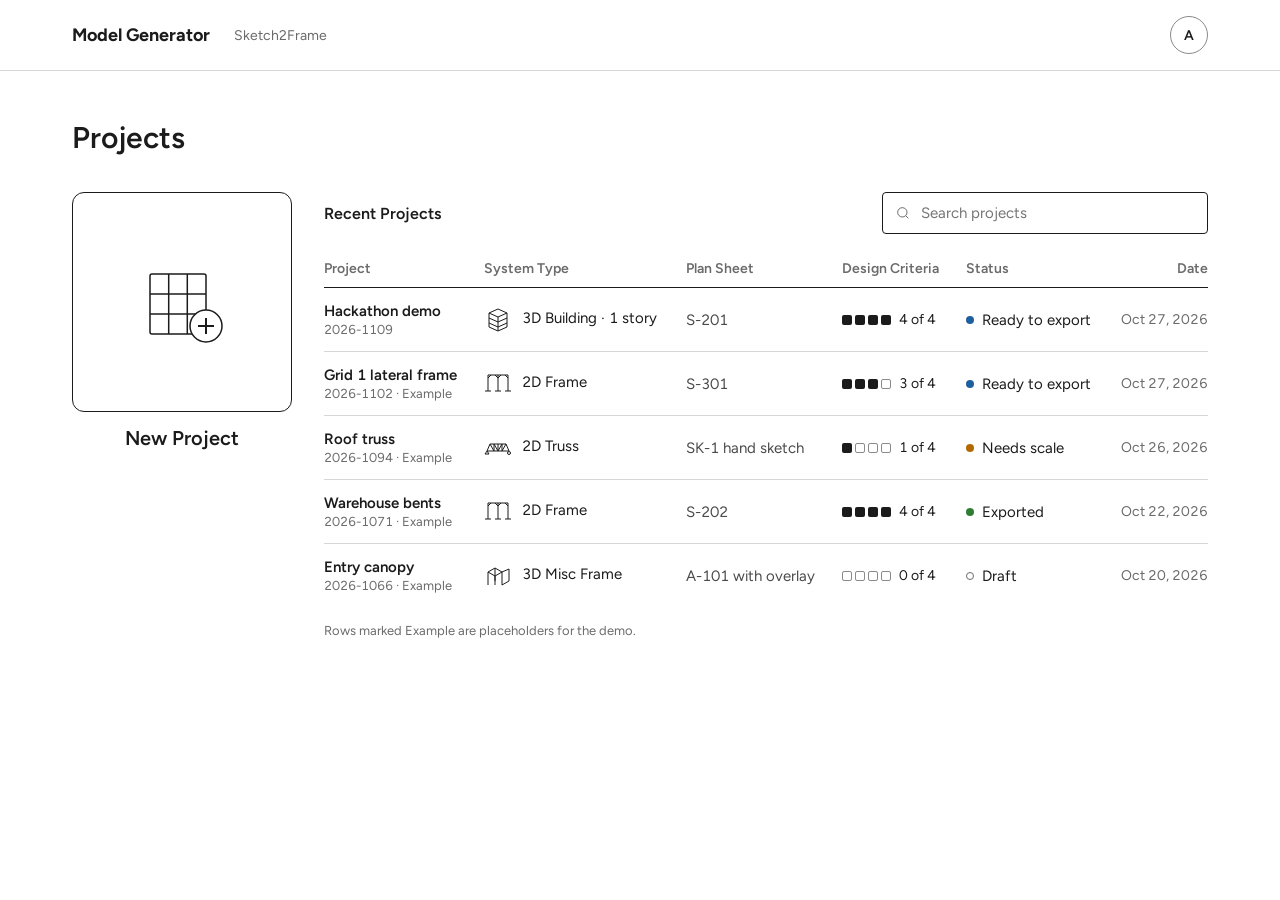
<file: Web Page/index.html>
<!doctype html>
<html lang="en">
<head>
<meta charset="utf-8">
<meta name="viewport" content="width=device-width, initial-scale=1">
<title>Model Generator · Projects</title>
<link rel="preconnect" href="https://fonts.googleapis.com">
<link rel="stylesheet" href="https://fonts.googleapis.com/css2?family=Figtree:wght@400;500;600;700&display=swap">
<style>
body{margin:0}
a{color:#1b1b1b}a:hover{color:#1f5f9e}
button:focus-visible,a:focus-visible,input:focus-visible{outline:2px solid #1f5f9e;outline-offset:2px}
.tile{border:1px solid #8a8a8a}
[aria-pressed="true"] .tile{border:2.5px solid #1f5f9e}
[aria-pressed="true"] .lbl{font-weight:600}
[hidden]{display:none!important}
</style>
</head>
<body>
<div style="min-height: 900px; display: flex; flex-direction: column; background: #ffffff; color: #1b1b1b; font-family: Figtree, 'Helvetica Neue', Arial, sans-serif; font-size: 16px">

  <header style="display: flex; flex-wrap: wrap; align-items: center; gap: 12px 24px; padding: 16px 72px; border-bottom: 1px solid #d6d6d6">
    <span style="font-size: 18px; font-weight: 700">Model Generator</span>
    <span style="font-size: 14px; color: #6b6b6b">Sketch2Frame</span>
    <span style="margin-left: auto; display: grid; place-items: center; width: 36px; height: 36px; border-radius: 50%; border: 1px solid #8a8a8a; font-size: 14px; font-weight: 600" aria-label="Signed in as Austin">A</span>
  </header>

  <main style="flex: 1; width: 100%; max-width: 1296px; margin: 0 auto; box-sizing: border-box; padding: 48px 72px; display: flex; flex-direction: column; gap: 36px">

    <h1 style="margin: 0; font-size: 30px; font-weight: 600">Projects</h1>

    <div style="display: flex; flex-wrap: wrap; gap: 32px; align-items: flex-start">
      <a href="new-project.html" style="width: 220px; display: flex; flex-direction: column; align-items: center; gap: 14px; color: #1b1b1b; text-decoration: none">
        <span style="width: 220px; height: 220px; box-sizing: border-box; display: grid; place-items: center; border: 1.5px solid #1b1b1b; border-radius: 12px; background: #ffffff">
          <svg width="96" height="96" viewBox="0 0 96 96" fill="none" stroke="#1b1b1b" stroke-width="1.5" aria-hidden="true"><rect x="16" y="20" width="56" height="60" rx="2"></rect><path d="M16 40h56M16 60h56M34.7 20v60M53.3 20v60"></path><circle cx="72" cy="72" r="16" fill="#ffffff"></circle><path d="M72 64v16M64 72h16" stroke-width="2"></path></svg>
        </span>
        <span style="font-size: 20px; font-weight: 600">New Project</span>
      </a>

      <div style="flex: 1 1 420px; min-width: 0; display: flex; flex-direction: column; gap: 16px">
        <div style="display: flex; flex-wrap: wrap; align-items: center; gap: 16px">
          <span style="font-size: 16px; font-weight: 600">Recent Projects</span>
          <label style="margin-left: auto; flex: 0 1 300px; display: flex; align-items: center; gap: 8px; min-height: 40px; padding: 0 12px; border: 1px solid #1b1b1b; border-radius: 4px">
            <svg width="16" height="16" viewBox="0 0 24 24" fill="none" stroke="#6b6b6b" stroke-width="1.5" aria-hidden="true"><circle cx="11" cy="11" r="7"></circle><path d="M20 20l-4-4"></path></svg>
            <span style="position: absolute; width: 1px; height: 1px; overflow: hidden; clip: rect(0 0 0 0)">Search projects</span>
            <input placeholder="Search projects" style="flex: 1; min-width: 0; border: 0; outline: 0; background: transparent; font: inherit; font-size: 15px; color: #1b1b1b">
          </label>
        </div>

        <div style="overflow-x: auto">
          <table style="width: 100%; min-width: 820px; border-collapse: collapse; font-size: 15px">
            <thead>
              <tr style="text-align: left; color: #6b6b6b; font-size: 14px">
                <th style="padding: 10px 12px; border-bottom: 1px solid #1b1b1b; font-weight: 600; padding-left: 0">Project</th>
                <th style="padding: 10px 12px; border-bottom: 1px solid #1b1b1b; font-weight: 600">System Type</th>
                <th style="padding: 10px 12px; border-bottom: 1px solid #1b1b1b; font-weight: 600">Plan Sheet</th>
                <th style="padding: 10px 12px; border-bottom: 1px solid #1b1b1b; font-weight: 600">Design Criteria</th>
                <th style="padding: 10px 12px; border-bottom: 1px solid #1b1b1b; font-weight: 600">Status</th>
                <th style="padding: 10px 12px; border-bottom: 1px solid #1b1b1b; font-weight: 600; padding-right: 0; text-align: right">Date</th>
              </tr>
            </thead>
            <tbody style="font-variant-numeric: tabular-nums">
              <tr>
                <td style="padding: 14px 12px 14px 0; border-bottom: 1px solid #d6d6d6;"><a href="#" style="display: flex; flex-direction: column; gap: 2px; text-decoration: none"><span style="font-weight: 600">Hackathon demo</span><span style="font-size: 13px; color: #6b6b6b">2026-1109</span></a></td>
                <td style="padding: 14px 12px; border-bottom: 1px solid #d6d6d6;"><span style="display: inline-flex; align-items: center; gap: 10px"><svg width="28" height="28" viewBox="0 0 28 28" fill="none" stroke="#1b1b1b" stroke-width="1" aria-hidden="true"><path d="M5 9l9-4 9 4v14l-9 4-9-4z"></path><path d="M5 9l9 4 9-4M14 13v14M5 14l9 4 9-4M5 19l9 4 9-4"></path></svg>3D Building · 1 story</span></td>
                <td style="padding: 14px 12px; border-bottom: 1px solid #d6d6d6; color: #4a4a4a">S-201</td>
                <td style="padding: 14px 12px; border-bottom: 1px solid #d6d6d6;"><span style="display: inline-flex; align-items: center; gap: 8px"><span style="display: inline-flex; gap: 3px" aria-hidden="true"><span style="width: 10px; height: 10px; border-radius: 2px; background: #1b1b1b"></span><span style="width: 10px; height: 10px; border-radius: 2px; background: #1b1b1b"></span><span style="width: 10px; height: 10px; border-radius: 2px; background: #1b1b1b"></span><span style="width: 10px; height: 10px; border-radius: 2px; background: #1b1b1b"></span></span><span style="font-size: 14px">4 of 4</span></span></td>
                <td style="padding: 14px 12px; border-bottom: 1px solid #d6d6d6;"><span style="display: inline-flex; align-items: center; gap: 8px"><span style="width: 8px; height: 8px; border-radius: 50%; background: #1f5f9e"></span>Ready to export</span></td>
                <td style="padding: 14px 0 14px 12px; border-bottom: 1px solid #d6d6d6; text-align: right; color: #6b6b6b; font-size: 14px">Oct 27, 2026</td>
              </tr>
              <tr>
                <td style="padding: 14px 12px 14px 0; border-bottom: 1px solid #d6d6d6;"><a href="#" style="display: flex; flex-direction: column; gap: 2px; text-decoration: none"><span style="font-weight: 600">Grid 1 lateral frame</span><span style="font-size: 13px; color: #6b6b6b">2026-1102 · Example</span></a></td>
                <td style="padding: 14px 12px; border-bottom: 1px solid #d6d6d6;"><span style="display: inline-flex; align-items: center; gap: 10px"><svg width="28" height="28" viewBox="0 0 28 28" fill="none" stroke="#1b1b1b" stroke-width="1" aria-hidden="true"><path d="M4 23V7h20v16M14 7v16"></path><path d="M4 10l3-3M24 10l-3-3M11 7l3 3 3-3"></path><path d="M1 23h6M11 23h6M21 23h6"></path></svg>2D Frame</span></td>
                <td style="padding: 14px 12px; border-bottom: 1px solid #d6d6d6; color: #4a4a4a">S-301</td>
                <td style="padding: 14px 12px; border-bottom: 1px solid #d6d6d6;"><span style="display: inline-flex; align-items: center; gap: 8px"><span style="display: inline-flex; gap: 3px" aria-hidden="true"><span style="width: 10px; height: 10px; border-radius: 2px; background: #1b1b1b"></span><span style="width: 10px; height: 10px; border-radius: 2px; background: #1b1b1b"></span><span style="width: 10px; height: 10px; border-radius: 2px; background: #1b1b1b"></span><span style="width: 10px; height: 10px; border-radius: 2px; border: 1px solid #8a8a8a; box-sizing: border-box"></span></span><span style="font-size: 14px">3 of 4</span></span></td>
                <td style="padding: 14px 12px; border-bottom: 1px solid #d6d6d6;"><span style="display: inline-flex; align-items: center; gap: 8px"><span style="width: 8px; height: 8px; border-radius: 50%; background: #1f5f9e"></span>Ready to export</span></td>
                <td style="padding: 14px 0 14px 12px; border-bottom: 1px solid #d6d6d6; text-align: right; color: #6b6b6b; font-size: 14px">Oct 27, 2026</td>
              </tr>
              <tr>
                <td style="padding: 14px 12px 14px 0; border-bottom: 1px solid #d6d6d6;"><a href="#" style="display: flex; flex-direction: column; gap: 2px; text-decoration: none"><span style="font-weight: 600">Roof truss</span><span style="font-size: 13px; color: #6b6b6b">2026-1094 · Example</span></a></td>
                <td style="padding: 14px 12px; border-bottom: 1px solid #d6d6d6;"><span style="display: inline-flex; align-items: center; gap: 10px"><svg width="28" height="28" viewBox="0 0 28 28" fill="none" stroke="#1b1b1b" stroke-width="1" aria-hidden="true"><path d="M3 19h22M6 12h16M3 19l3-7M25 19l-3-7M10 12v7M14 12v7M18 12v7M6 12l4 7M10 12l4 7M18 12l-4 7M22 12l-4 7"></path><path d="M3 19l-2 3h4z"></path><circle cx="25" cy="21" r="1.5"></circle></svg>2D Truss</span></td>
                <td style="padding: 14px 12px; border-bottom: 1px solid #d6d6d6; color: #4a4a4a">SK-1 hand sketch</td>
                <td style="padding: 14px 12px; border-bottom: 1px solid #d6d6d6;"><span style="display: inline-flex; align-items: center; gap: 8px"><span style="display: inline-flex; gap: 3px" aria-hidden="true"><span style="width: 10px; height: 10px; border-radius: 2px; background: #1b1b1b"></span><span style="width: 10px; height: 10px; border-radius: 2px; border: 1px solid #8a8a8a; box-sizing: border-box"></span><span style="width: 10px; height: 10px; border-radius: 2px; border: 1px solid #8a8a8a; box-sizing: border-box"></span><span style="width: 10px; height: 10px; border-radius: 2px; border: 1px solid #8a8a8a; box-sizing: border-box"></span></span><span style="font-size: 14px">1 of 4</span></span></td>
                <td style="padding: 14px 12px; border-bottom: 1px solid #d6d6d6;"><span style="display: inline-flex; align-items: center; gap: 8px"><span style="width: 8px; height: 8px; border-radius: 50%; background: #b26a00"></span>Needs scale</span></td>
                <td style="padding: 14px 0 14px 12px; border-bottom: 1px solid #d6d6d6; text-align: right; color: #6b6b6b; font-size: 14px">Oct 26, 2026</td>
              </tr>
              <tr>
                <td style="padding: 14px 12px 14px 0; border-bottom: 1px solid #d6d6d6;"><a href="#" style="display: flex; flex-direction: column; gap: 2px; text-decoration: none"><span style="font-weight: 600">Warehouse bents</span><span style="font-size: 13px; color: #6b6b6b">2026-1071 · Example</span></a></td>
                <td style="padding: 14px 12px; border-bottom: 1px solid #d6d6d6;"><span style="display: inline-flex; align-items: center; gap: 10px"><svg width="28" height="28" viewBox="0 0 28 28" fill="none" stroke="#1b1b1b" stroke-width="1" aria-hidden="true"><path d="M4 23V7h20v16M14 7v16"></path><path d="M4 10l3-3M24 10l-3-3M11 7l3 3 3-3"></path><path d="M1 23h6M11 23h6M21 23h6"></path></svg>2D Frame</span></td>
                <td style="padding: 14px 12px; border-bottom: 1px solid #d6d6d6; color: #4a4a4a">S-202</td>
                <td style="padding: 14px 12px; border-bottom: 1px solid #d6d6d6;"><span style="display: inline-flex; align-items: center; gap: 8px"><span style="display: inline-flex; gap: 3px" aria-hidden="true"><span style="width: 10px; height: 10px; border-radius: 2px; background: #1b1b1b"></span><span style="width: 10px; height: 10px; border-radius: 2px; background: #1b1b1b"></span><span style="width: 10px; height: 10px; border-radius: 2px; background: #1b1b1b"></span><span style="width: 10px; height: 10px; border-radius: 2px; background: #1b1b1b"></span></span><span style="font-size: 14px">4 of 4</span></span></td>
                <td style="padding: 14px 12px; border-bottom: 1px solid #d6d6d6;"><span style="display: inline-flex; align-items: center; gap: 8px"><span style="width: 8px; height: 8px; border-radius: 50%; background: #2e7d32"></span>Exported</span></td>
                <td style="padding: 14px 0 14px 12px; border-bottom: 1px solid #d6d6d6; text-align: right; color: #6b6b6b; font-size: 14px">Oct 22, 2026</td>
              </tr>
              <tr>
                <td style="padding: 14px 12px 14px 0;"><a href="#" style="display: flex; flex-direction: column; gap: 2px; text-decoration: none"><span style="font-weight: 600">Entry canopy</span><span style="font-size: 13px; color: #6b6b6b">2026-1066 · Example</span></a></td>
                <td style="padding: 14px 12px;"><span style="display: inline-flex; align-items: center; gap: 10px"><svg width="28" height="28" viewBox="0 0 28 28" fill="none" stroke="#1b1b1b" stroke-width="1" aria-hidden="true"><path d="M4 25V12l7-4 7 4v13M11 8v13M4 12l7 4 7-4M11 16v9"></path><path d="M18 12l7-3v12l-7 4"></path></svg>3D Misc Frame</span></td>
                <td style="padding: 14px 12px; color: #4a4a4a">A-101 with overlay</td>
                <td style="padding: 14px 12px;"><span style="display: inline-flex; align-items: center; gap: 8px"><span style="display: inline-flex; gap: 3px" aria-hidden="true"><span style="width: 10px; height: 10px; border-radius: 2px; border: 1px solid #8a8a8a; box-sizing: border-box"></span><span style="width: 10px; height: 10px; border-radius: 2px; border: 1px solid #8a8a8a; box-sizing: border-box"></span><span style="width: 10px; height: 10px; border-radius: 2px; border: 1px solid #8a8a8a; box-sizing: border-box"></span><span style="width: 10px; height: 10px; border-radius: 2px; border: 1px solid #8a8a8a; box-sizing: border-box"></span></span><span style="font-size: 14px">0 of 4</span></span></td>
                <td style="padding: 14px 12px;"><span style="display: inline-flex; align-items: center; gap: 8px"><span style="width: 8px; height: 8px; border-radius: 50%; border: 1.5px solid #6b6b6b; box-sizing: border-box"></span>Draft</span></td>
                <td style="padding: 14px 0 14px 12px; text-align: right; color: #6b6b6b; font-size: 14px">Oct 20, 2026</td>
              </tr>
            </tbody>
          </table>
        </div>
        <p style="margin: 0; font-size: 13px; color: #6b6b6b">Rows marked Example are placeholders for the demo.</p>
      </div>
    </div>
  </main>
</div>

</body>
</html>
</file>
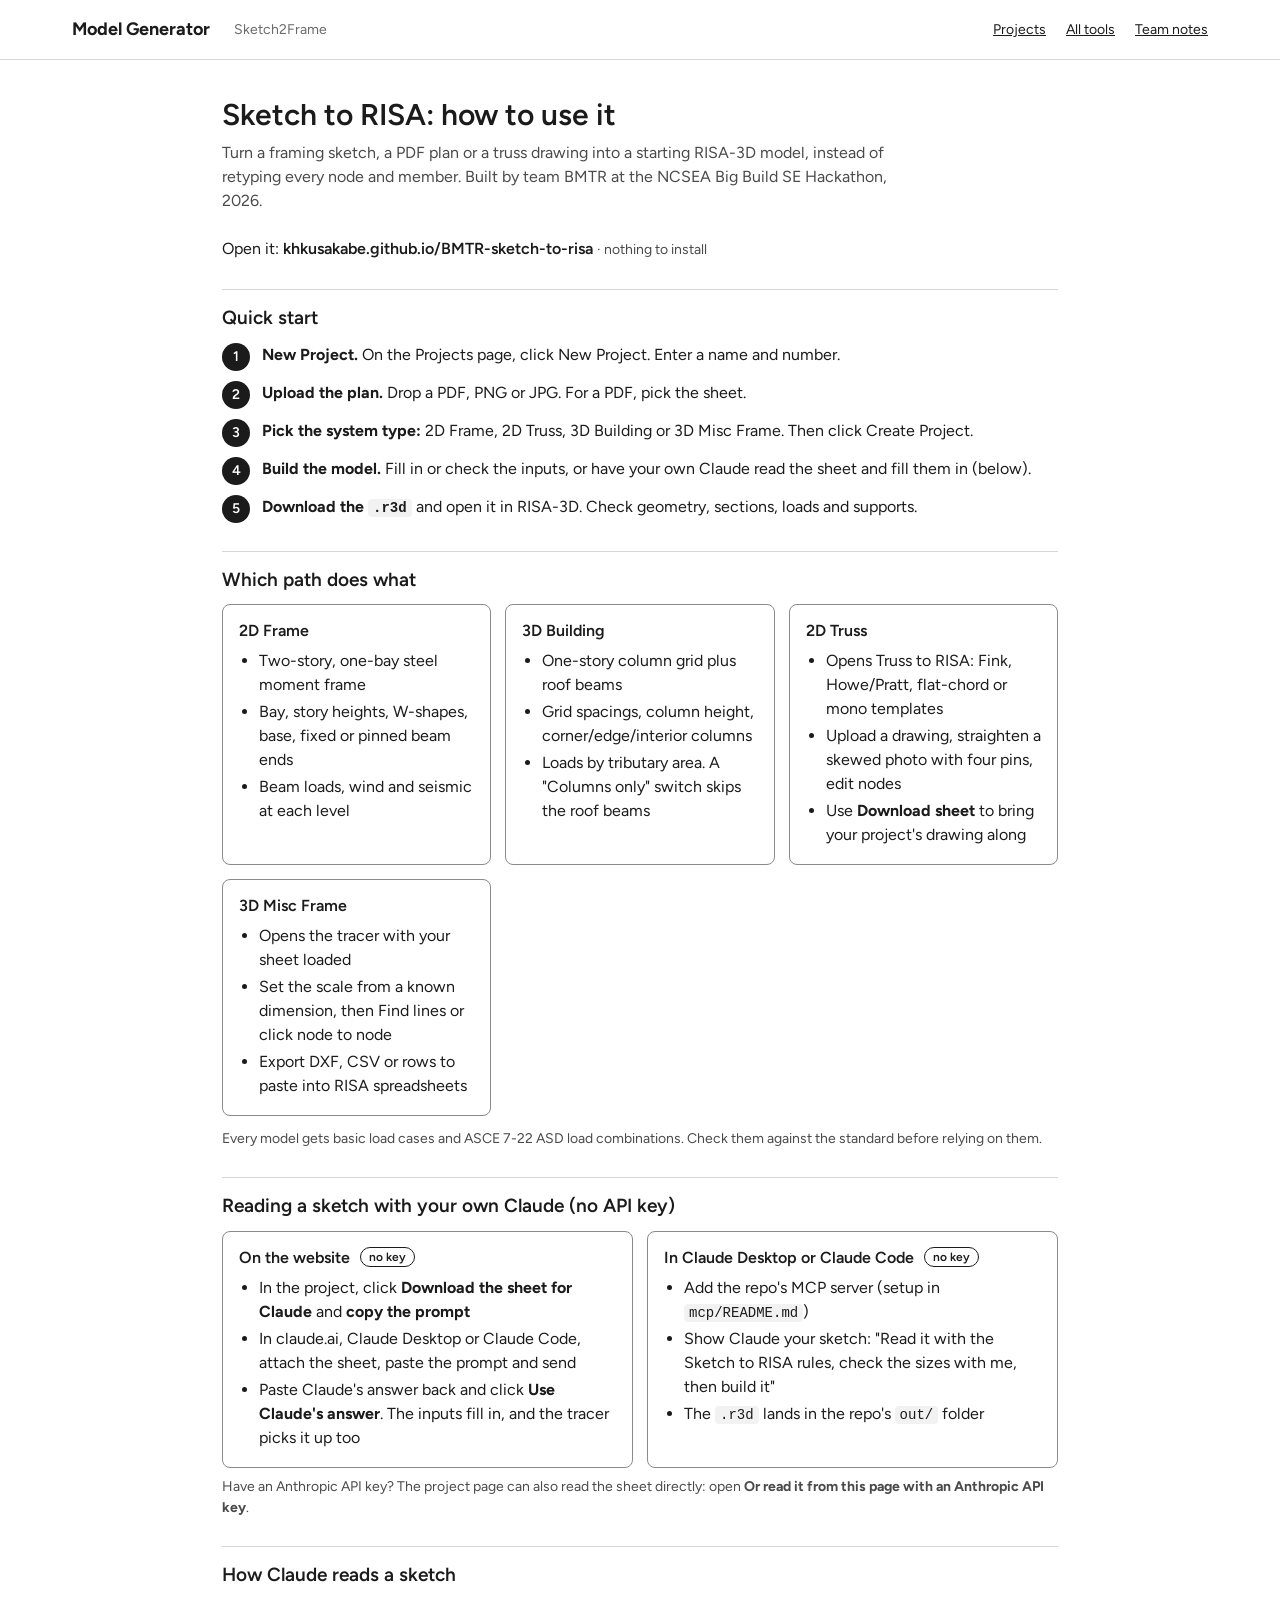
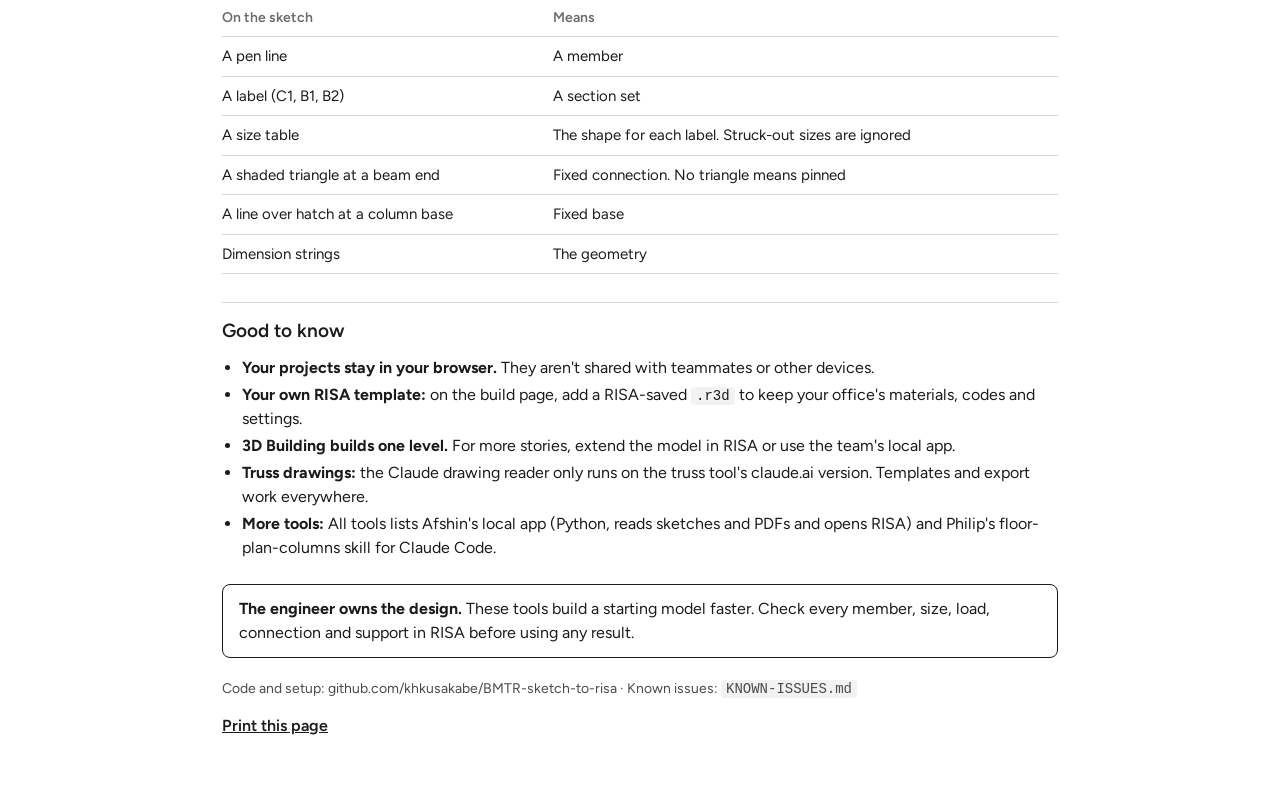
<file: how-to.html>
<!doctype html>
<html lang="en">
<head>
<meta charset="utf-8">
<meta name="viewport" content="width=device-width, initial-scale=1">
<title>Sketch to RISA · How to Use</title>
<link rel="preconnect" href="https://fonts.googleapis.com">
<link rel="stylesheet" href="https://fonts.googleapis.com/css2?family=Figtree:wght@400;500;600;700&display=swap">
<style>
body{margin:0;background:#fff;color:#1b1b1b;font-family:Figtree,'Helvetica Neue',Arial,sans-serif;font-size:16px;line-height:1.5}
a{color:#1b1b1b}a:hover{color:#1f5f9e}
a:focus-visible{outline:2px solid #1f5f9e;outline-offset:2px}
header{display:flex;flex-wrap:wrap;align-items:center;gap:12px 24px;padding:16px 72px;border-bottom:1px solid #d6d6d6}
header nav{margin-left:auto;display:flex;gap:20px;font-size:14px}
main{max-width:980px;margin:0 auto;box-sizing:border-box;padding:32px 72px 48px}
h1{margin:0 0 4px;font-size:30px;font-weight:600}
.lede{margin:0 0 24px;color:#4a4a4a;max-width:70ch}
h2{margin:28px 0 10px;font-size:19px;font-weight:600;padding-top:14px;border-top:1px solid #d6d6d6}
h3{margin:0 0 6px;font-size:16px;font-weight:600}
ol,ul{margin:0;padding-left:20px}
li{margin:3px 0}
.grid{display:grid;grid-template-columns:repeat(auto-fit,minmax(260px,1fr));gap:14px}
.card{border:1px solid #8a8a8a;border-radius:8px;padding:14px 16px}
.tag{display:inline-block;font-size:12px;font-weight:600;border:1px solid #1b1b1b;border-radius:999px;padding:0 8px;margin-left:6px;vertical-align:2px}
.steps{counter-reset:s;list-style:none;padding:0}
.steps li{counter-increment:s;display:flex;gap:12px;margin:10px 0}
.steps li::before{content:counter(s);flex:0 0 28px;height:28px;border-radius:50%;background:#1b1b1b;color:#fff;display:grid;place-items:center;font-weight:600;font-size:14px}
code{font-size:14px;background:#f2f2f2;padding:1px 5px;border-radius:4px}
.url{font-weight:600;word-break:break-all}
table{width:100%;border-collapse:collapse;font-size:15px}
th,td{text-align:left;padding:8px 10px 8px 0;border-bottom:1px solid #d6d6d6;vertical-align:top}
th{color:#6b6b6b;font-weight:600;font-size:14px}
.note{color:#4a4a4a;font-size:14px}
.box{border:1.5px solid #1b1b1b;border-radius:8px;padding:12px 16px;margin-top:24px}
@media (max-width:700px){header,main{padding-left:16px;padding-right:16px}.wide{display:block;overflow-x:auto}}
@page{size:letter;margin:0.45in 0.5in}
@media print{
  header nav,.noprint{display:none}
  header{padding:0 0 6px}
  main{padding:8px 0 0;max-width:none}
  body{font-size:9.5pt;line-height:1.35}
  h1{font-size:18pt}
  .lede{margin-bottom:8px}
  h2{font-size:11.5pt;margin:10px 0 6px;padding-top:6px}
  .grid{grid-template-columns:1fr 1fr;gap:8px}
  .card{padding:7px 10px}
  .steps li{margin:4px 0}
  .steps li::before{flex-basis:18px;height:18px;font-size:9pt}
  th,td{padding:3px 8px 3px 0}
  .box{margin-top:10px;padding:7px 12px}
  code{font-size:8.5pt}
  h2{break-after:avoid}
  .card,.box,tr,table{break-inside:avoid}
  a{text-decoration:none}
}
</style>
</head>
<body>
<header>
  <a href="index.html" style="font-size:18px;font-weight:700;text-decoration:none">Model Generator</a>
  <span style="font-size:14px;color:#6b6b6b">Sketch2Frame</span>
  <nav><a href="index.html">Projects</a><a href="tools.html">All tools</a><a href="team.html">Team notes</a></nav>
</header>
<main>
  <h1>Sketch to RISA: how to use it</h1>
  <p class="lede">Turn a framing sketch, a PDF plan or a truss drawing into a starting RISA-3D model, instead of retyping every node and member. Built by team BMTR at the NCSEA Big Build SE Hackathon, 2026.</p>
  <p>Open it: <span class="url">khkusakabe.github.io/BMTR-sketch-to-risa</span> <span class="note">· nothing to install</span></p>

  <h2>Quick start</h2>
  <ol class="steps">
    <li><span><b>New Project.</b> On the Projects page, click New Project. Enter a name and number.</span></li>
    <li><span><b>Upload the plan.</b> Drop a PDF, PNG or JPG. For a PDF, pick the sheet.</span></li>
    <li><span><b>Pick the system type:</b> 2D Frame, 2D Truss, 3D Building or 3D Misc Frame. Then click Create Project.</span></li>
    <li><span><b>Build the model.</b> Fill in or check the inputs, or have your own Claude read the sheet and fill them in (below).</span></li>
    <li><span><b>Download the <code>.r3d</code></b> and open it in RISA-3D. Check geometry, sections, loads and supports.</span></li>
  </ol>

  <h2>Which path does what</h2>
  <div class="grid">
    <div class="card"><h3>2D Frame</h3>
      <ul><li>Two-story, one-bay steel moment frame</li><li>Bay, story heights, W-shapes, base, fixed or pinned beam ends</li><li>Beam loads, wind and seismic at each level</li></ul></div>
    <div class="card"><h3>3D Building</h3>
      <ul><li>One-story column grid plus roof beams</li><li>Grid spacings, column height, corner/edge/interior columns</li><li>Loads by tributary area. A "Columns only" switch skips the roof beams</li></ul></div>
    <div class="card"><h3>2D Truss</h3>
      <ul><li>Opens Truss to RISA: Fink, Howe/Pratt, flat-chord or mono templates</li><li>Upload a drawing, straighten a skewed photo with four pins, edit nodes</li><li>Use <b>Download sheet</b> to bring your project's drawing along</li></ul></div>
    <div class="card"><h3>3D Misc Frame</h3>
      <ul><li>Opens the tracer with your sheet loaded</li><li>Set the scale from a known dimension, then Find lines or click node to node</li><li>Export DXF, CSV or rows to paste into RISA spreadsheets</li></ul></div>
  </div>
  <p class="note" style="margin-top:12px">Every model gets basic load cases and ASCE 7-22 ASD load combinations. Check them against the standard before relying on them.</p>

  <h2>Reading a sketch with your own Claude (no API key)</h2>
  <div class="grid">
    <div class="card"><h3>On the website <span class="tag">no key</span></h3>
      <ul><li>In the project, click <b>Download the sheet for Claude</b> and <b>copy the prompt</b></li><li>In claude.ai, Claude Desktop or Claude Code, attach the sheet, paste the prompt and send</li><li>Paste Claude's answer back and click <b>Use Claude's answer</b>. The inputs fill in, and the tracer picks it up too</li></ul></div>
    <div class="card"><h3>In Claude Desktop or Claude Code <span class="tag">no key</span></h3>
      <ul><li>Add the repo's MCP server (setup in <code>mcp/README.md</code>)</li><li>Show Claude your sketch: "Read it with the Sketch to RISA rules, check the sizes with me, then build it"</li><li>The <code>.r3d</code> lands in the repo's <code>out/</code> folder</li></ul></div>
  </div>
  <p class="note" style="margin-top:8px">Have an Anthropic API key? The project page can also read the sheet directly: open <b>Or read it from this page with an Anthropic API key</b>.</p>

  <h2>How Claude reads a sketch</h2>
  <table class="wide">
    <tr><th>On the sketch</th><th>Means</th></tr>
    <tr><td>A pen line</td><td>A member</td></tr>
    <tr><td>A label (C1, B1, B2)</td><td>A section set</td></tr>
    <tr><td>A size table</td><td>The shape for each label. Struck-out sizes are ignored</td></tr>
    <tr><td>A shaded triangle at a beam end</td><td>Fixed connection. No triangle means pinned</td></tr>
    <tr><td>A line over hatch at a column base</td><td>Fixed base</td></tr>
    <tr><td>Dimension strings</td><td>The geometry</td></tr>
  </table>

  <h2>Good to know</h2>
  <ul>
    <li><b>Your projects stay in your browser.</b> They aren't shared with teammates or other devices.</li>
    <li><b>Your own RISA template:</b> on the build page, add a RISA-saved <code>.r3d</code> to keep your office's materials, codes and settings.</li>
    <li><b>3D Building builds one level.</b> For more stories, extend the model in RISA or use the team's local app.</li>
    <li><b>Truss drawings:</b> the Claude drawing reader only runs on the truss tool's claude.ai version. Templates and export work everywhere.</li>
    <li><b>More tools:</b> All tools lists Afshin's local app (Python, reads sketches and PDFs and opens RISA) and Philip's floor-plan-columns skill for Claude Code.</li>
  </ul>

  <div class="box"><b>The engineer owns the design.</b> These tools build a starting model faster. Check every member, size, load, connection and support in RISA before using any result.</div>

  <p class="note" style="margin-top:20px">Code and setup: github.com/khkusakabe/BMTR-sketch-to-risa · Known issues: <code>KNOWN-ISSUES.md</code></p>
  <p class="noprint" style="margin-top:12px"><a href="#" onclick="window.print();return false" style="font-weight:600">Print this page</a></p>
</main>
</body>
</html>
</file>
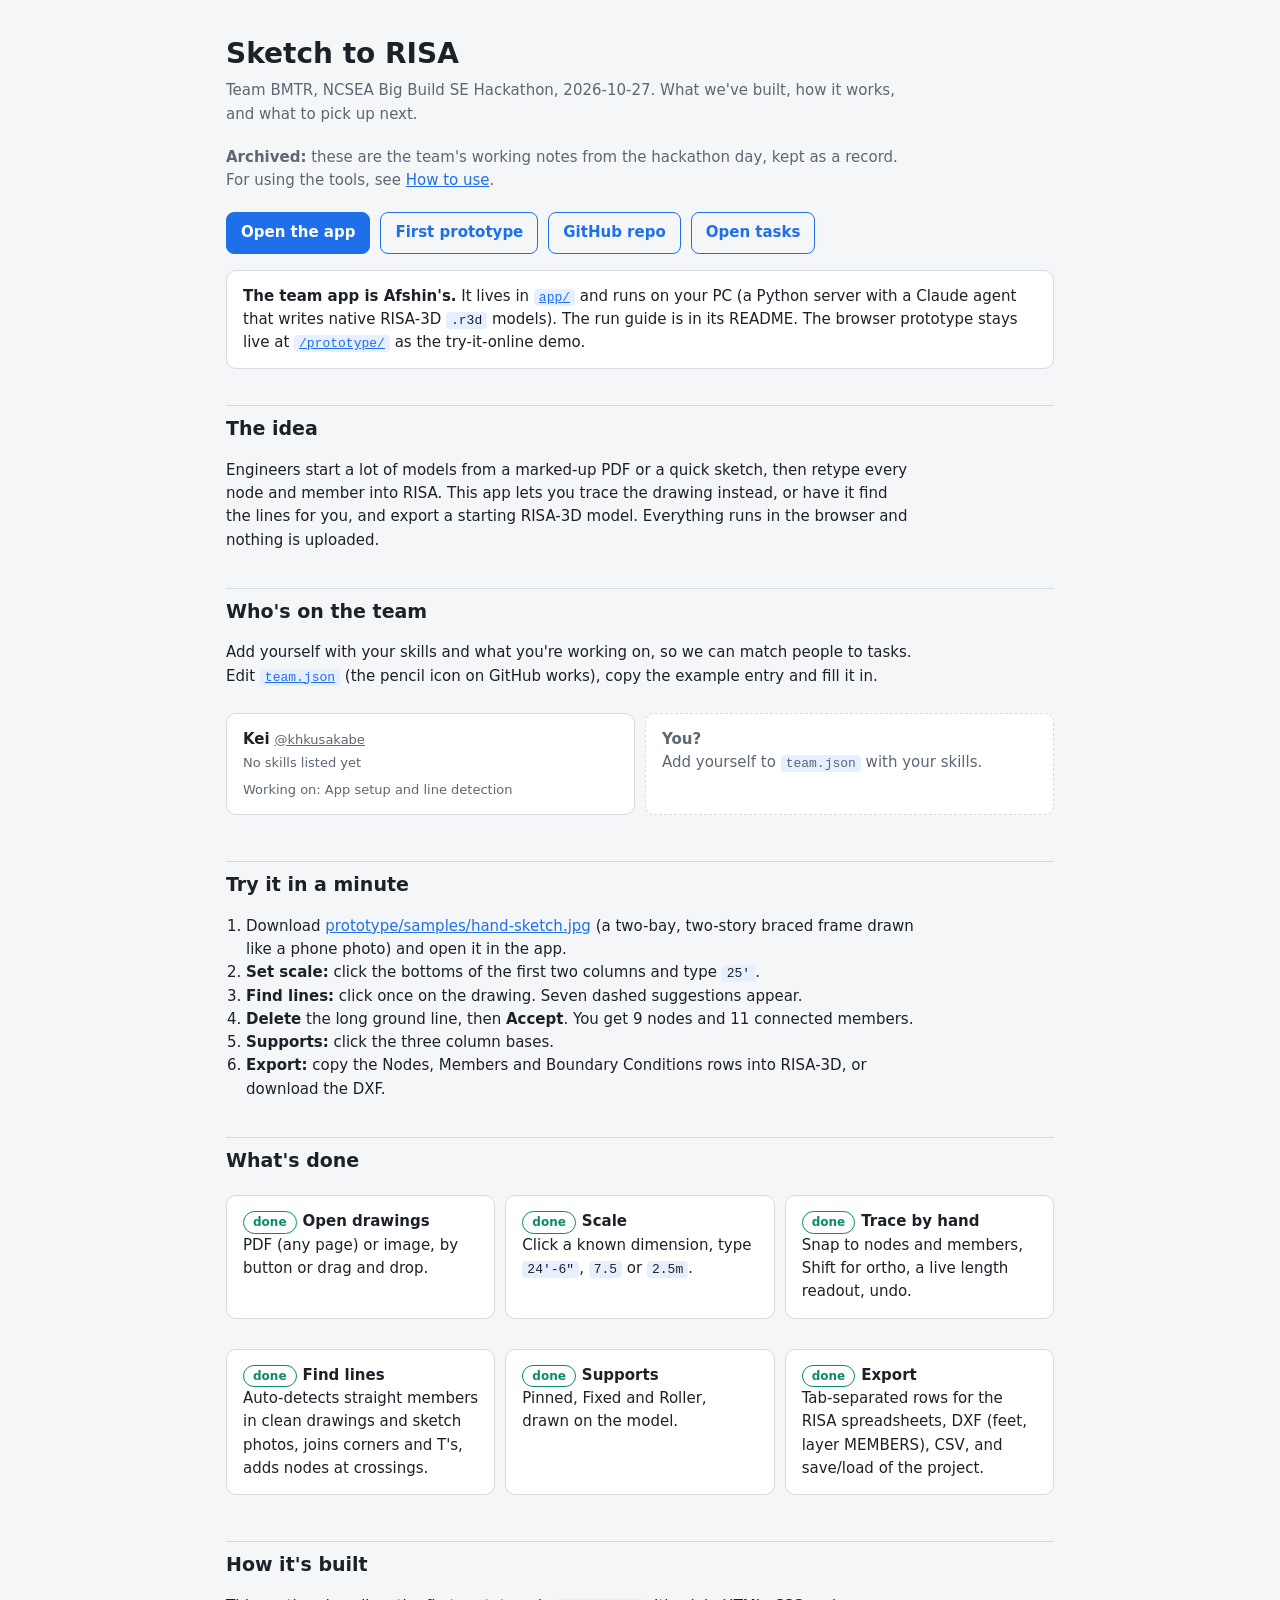
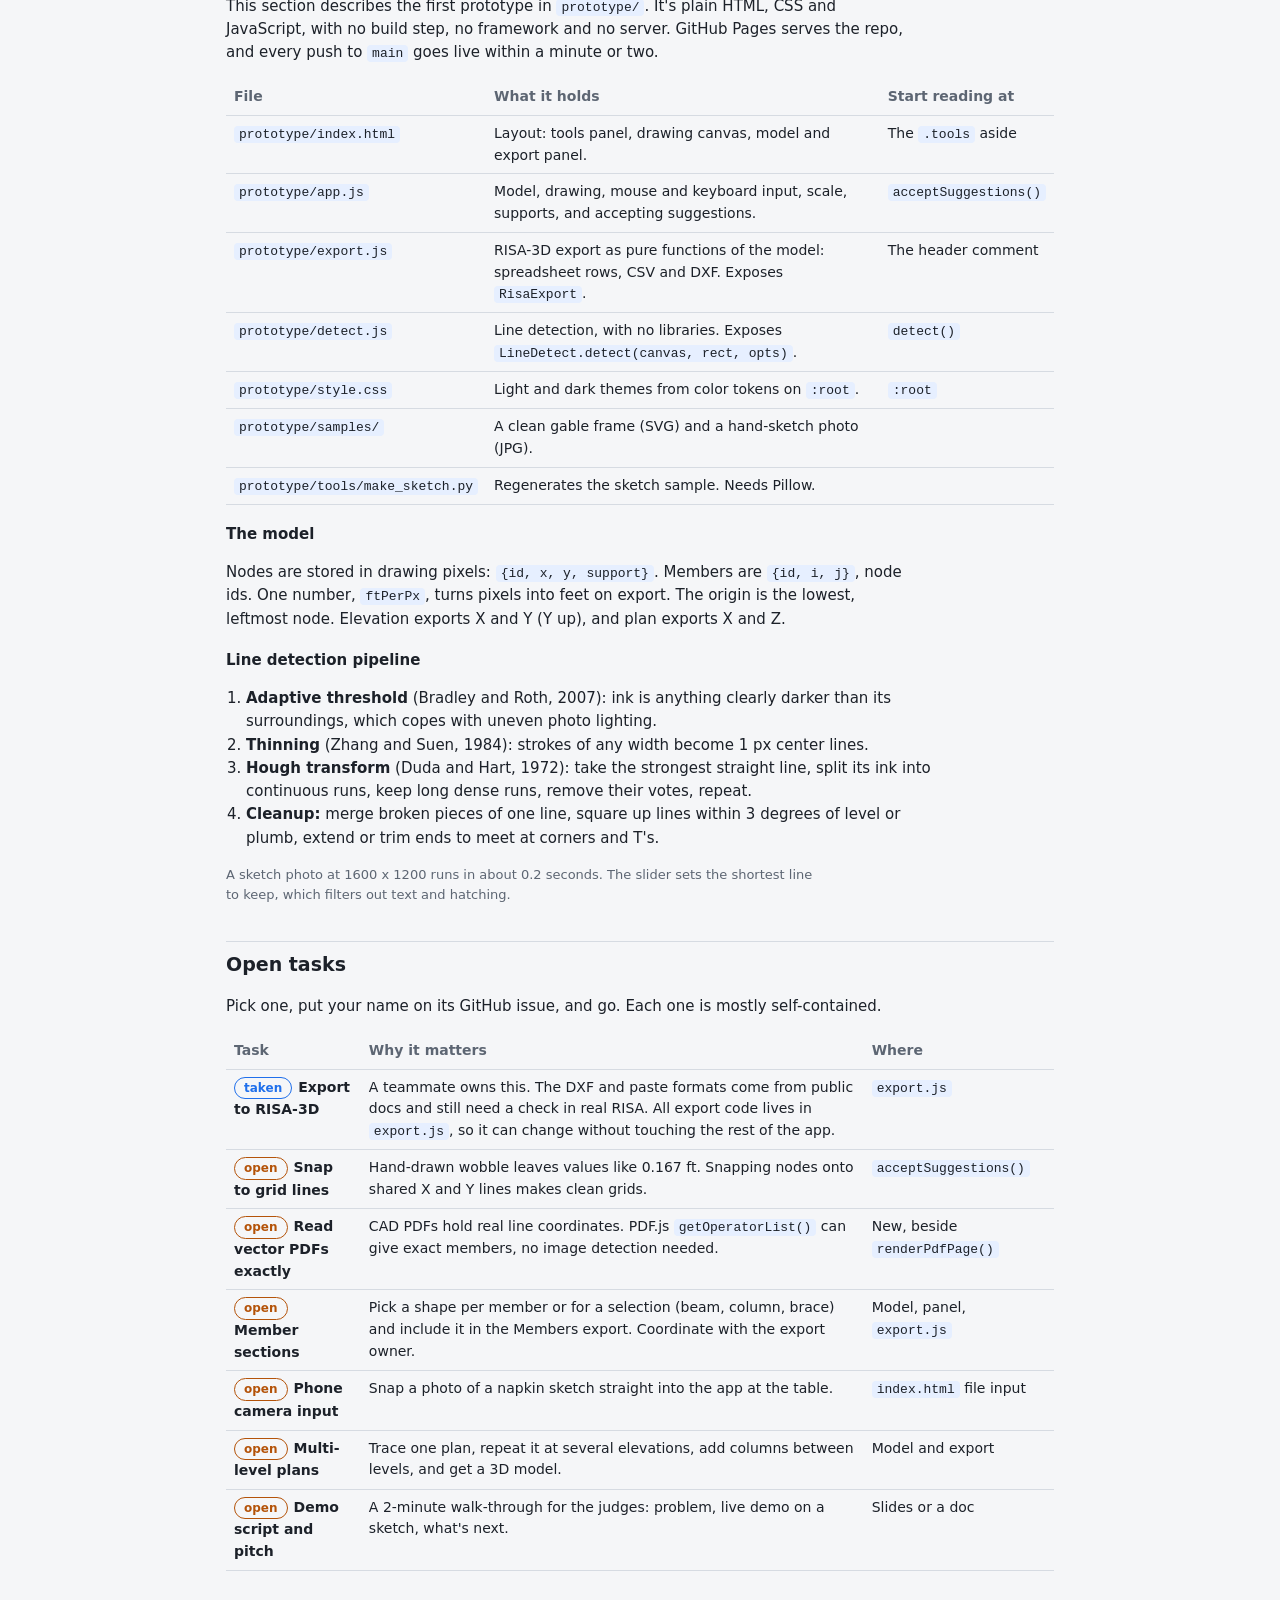
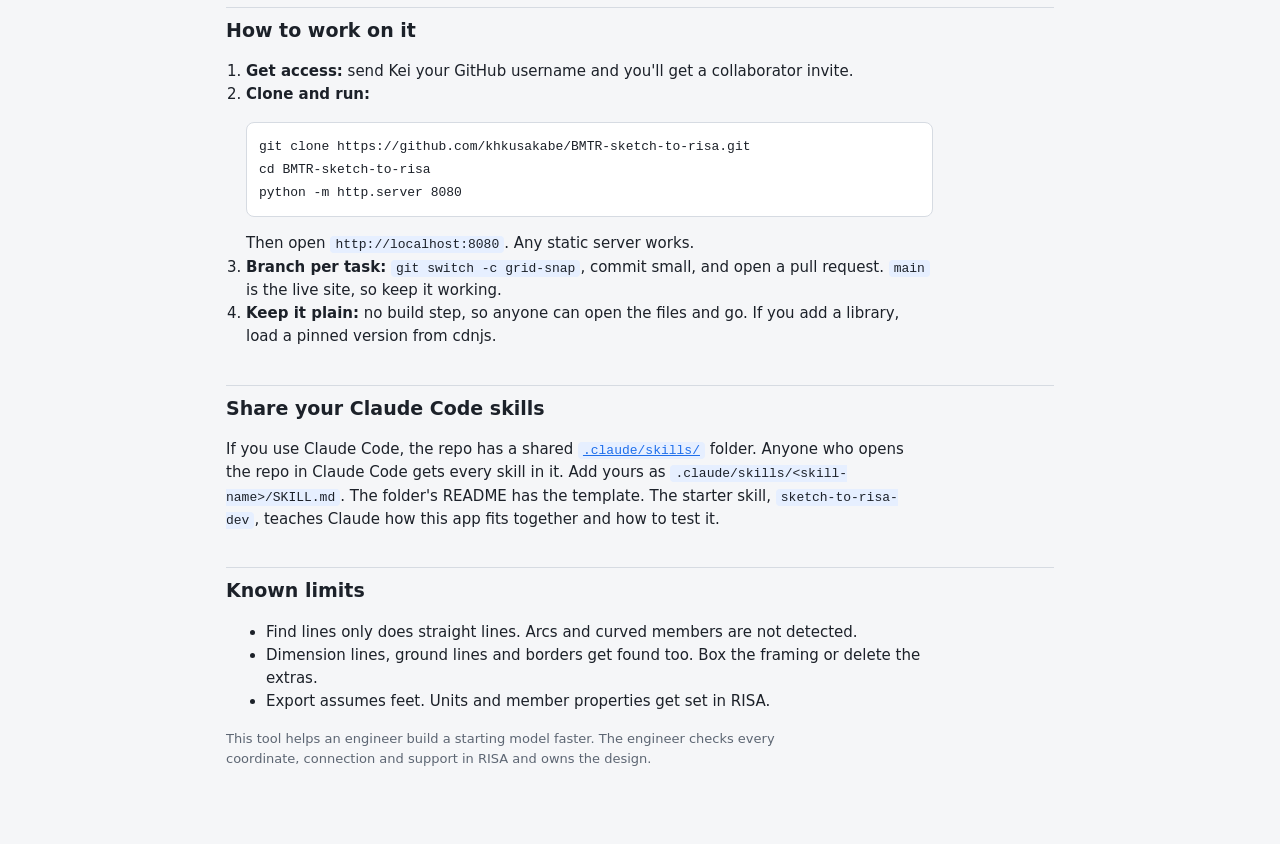
<file: team.html>
<!doctype html>
<html lang="en">
<head>
  <meta charset="utf-8">
  <meta name="viewport" content="width=device-width, initial-scale=1">
  <title>BMTR Team Notes</title>
  <meta name="description" content="What team BMTR has built so far, how it works, and what to pick up next.">
  <style>
    :root {
      --bg: #f5f6f8; --panel: #ffffff; --text: #1c2129; --muted: #5d6673; --line: #d6dbe2;
      --accent: #1f6feb; --accent-soft: #e6efff; --done: #0b8a6a; --open: #b45309;
    }
    @media (prefers-color-scheme: dark) {
      :root:not([data-theme="light"]) {
        --bg: #0f1216; --panel: #171b21; --text: #e6e9ee; --muted: #9aa4b1; --line: #2a313b;
        --accent: #4c8dff; --accent-soft: #1a2638; --done: #34d3a5; --open: #f5b04a;
      }
    }
    * { box-sizing: border-box; }
    body { margin: 0; background: var(--bg); color: var(--text); font: 15px/1.55 system-ui, -apple-system, "Segoe UI", Roboto, sans-serif; }
    main { max-width: 860px; margin: 0 auto; padding: 32px 16px 64px; }
    h1 { font-size: 28px; margin: 0 0 4px; }
    h2 { font-size: 19px; margin: 36px 0 10px; padding-top: 8px; border-top: 1px solid var(--line); }
    h3 { font-size: 15px; margin: 18px 0 6px; }
    p, li { max-width: 72ch; }
    a { color: var(--accent); }
    code { font-size: 13px; background: var(--accent-soft); padding: 1px 5px; border-radius: 4px; }
    pre { background: var(--panel); border: 1px solid var(--line); border-radius: 8px; padding: 12px; overflow-x: auto; }
    pre code { background: none; padding: 0; }
    .sub { color: var(--muted); margin: 0 0 20px; }
    .links { display: flex; gap: 10px; flex-wrap: wrap; margin: 16px 0; }
    .links a { text-decoration: none; border: 1px solid var(--accent); border-radius: 8px; padding: 8px 14px; font-weight: 600; }
    .links a.primary { background: var(--accent); color: var(--panel); }
    .card { background: var(--panel); border: 1px solid var(--line); border-radius: 10px; padding: 14px 16px; margin: 10px 0; }
    .grid { display: grid; grid-template-columns: repeat(auto-fit, minmax(240px, 1fr)); gap: 10px; }
    .tag { display: inline-block; font-size: 12px; font-weight: 600; border-radius: 999px; padding: 1px 9px; margin-right: 6px; border: 1px solid currentColor; }
    .tag.done { color: var(--done); }
    .tag.open { color: var(--open); }
    .tag.taken { color: var(--accent); }
    .skill { display: inline-block; font-size: 12px; background: var(--accent-soft); border-radius: 999px; padding: 1px 9px; margin: 3px 4px 0 0; }
    .card.example { border-style: dashed; color: var(--muted); }
    table { width: 100%; border-collapse: collapse; font-size: 14px; }
    th, td { text-align: left; padding: 7px 8px; border-bottom: 1px solid var(--line); vertical-align: top; }
    th { color: var(--muted); font-weight: 600; }
    ol.flow { padding-left: 20px; }
    .note { color: var(--muted); font-size: 13px; }
    @media (max-width: 600px) { th:nth-child(3), td:nth-child(3) { display: none; } }
  </style>
</head>
<body>
<main>
  <h1>Sketch to RISA</h1>
  <p class="sub">Team BMTR, NCSEA Big Build SE Hackathon, 2026-10-27. What we've built, how it works, and what to pick up next.</p>
  <p class="sub"><b>Archived:</b> these are the team's working notes from the hackathon day, kept as a record. For using the tools, see <a href="how-to.html">How to use</a>.</p>

  <div class="links">
    <a class="primary" href="./">Open the app</a>
    <a href="prototype/">First prototype</a>
    <a href="https://github.com/khkusakabe/BMTR-sketch-to-risa">GitHub repo</a>
    <a href="https://github.com/khkusakabe/BMTR-sketch-to-risa/issues">Open tasks</a>
  </div>

  <div class="card"><b>The team app is Afshin's.</b> It lives in <a href="https://github.com/khkusakabe/BMTR-sketch-to-risa/tree/main/app"><code>app/</code></a> and runs on your PC (a Python server with a Claude agent that writes native RISA-3D <code>.r3d</code> models). The run guide is in its README. The browser prototype stays live at <a href="prototype/"><code>/prototype/</code></a> as the try-it-online demo.</div>

  <h2>The idea</h2>
  <p>Engineers start a lot of models from a marked-up PDF or a quick sketch, then retype every node and member into RISA. This app lets you trace the drawing instead, or have it find the lines for you, and export a starting RISA-3D model. Everything runs in the browser and nothing is uploaded.</p>

  <h2>Who's on the team</h2>
  <p>Add yourself with your skills and what you're working on, so we can match people to tasks. Edit <a href="https://github.com/khkusakabe/BMTR-sketch-to-risa/edit/main/team.json"><code>team.json</code></a> (the pencil icon on GitHub works), copy the example entry and fill it in.</p>
  <div id="roster" class="grid"><p class="note">Loading the roster...</p></div>

  <h2>Try it in a minute</h2>
  <ol class="flow">
    <li>Download <a href="prototype/samples/hand-sketch.jpg">prototype/samples/hand-sketch.jpg</a> (a two-bay, two-story braced frame drawn like a phone photo) and open it in the app.</li>
    <li><b>Set scale:</b> click the bottoms of the first two columns and type <code>25'</code>.</li>
    <li><b>Find lines:</b> click once on the drawing. Seven dashed suggestions appear.</li>
    <li><b>Delete</b> the long ground line, then <b>Accept</b>. You get 9 nodes and 11 connected members.</li>
    <li><b>Supports:</b> click the three column bases.</li>
    <li><b>Export:</b> copy the Nodes, Members and Boundary Conditions rows into RISA-3D, or download the DXF.</li>
  </ol>

  <h2>What's done</h2>
  <div class="grid">
    <div class="card"><span class="tag done">done</span><b>Open drawings</b><br>PDF (any page) or image, by button or drag and drop.</div>
    <div class="card"><span class="tag done">done</span><b>Scale</b><br>Click a known dimension, type <code>24'-6"</code>, <code>7.5</code> or <code>2.5m</code>.</div>
    <div class="card"><span class="tag done">done</span><b>Trace by hand</b><br>Snap to nodes and members, Shift for ortho, a live length readout, undo.</div>
    <div class="card"><span class="tag done">done</span><b>Find lines</b><br>Auto-detects straight members in clean drawings and sketch photos, joins corners and T's, adds nodes at crossings.</div>
    <div class="card"><span class="tag done">done</span><b>Supports</b><br>Pinned, Fixed and Roller, drawn on the model.</div>
    <div class="card"><span class="tag done">done</span><b>Export</b><br>Tab-separated rows for the RISA spreadsheets, DXF (feet, layer MEMBERS), CSV, and save/load of the project.</div>
  </div>

  <h2>How it's built</h2>
  <p>This section describes the first prototype in <code>prototype/</code>. It's plain HTML, CSS and JavaScript, with no build step, no framework and no server. GitHub Pages serves the repo, and every push to <code>main</code> goes live within a minute or two.</p>
  <table>
    <tr><th>File</th><th>What it holds</th><th>Start reading at</th></tr>
    <tr><td><code>prototype/index.html</code></td><td>Layout: tools panel, drawing canvas, model and export panel.</td><td>The <code>.tools</code> aside</td></tr>
    <tr><td><code>prototype/app.js</code></td><td>Model, drawing, mouse and keyboard input, scale, supports, and accepting suggestions.</td><td><code>acceptSuggestions()</code></td></tr>
    <tr><td><code>prototype/export.js</code></td><td>RISA-3D export as pure functions of the model: spreadsheet rows, CSV and DXF. Exposes <code>RisaExport</code>.</td><td>The header comment</td></tr>
    <tr><td><code>prototype/detect.js</code></td><td>Line detection, with no libraries. Exposes <code>LineDetect.detect(canvas, rect, opts)</code>.</td><td><code>detect()</code></td></tr>
    <tr><td><code>prototype/style.css</code></td><td>Light and dark themes from color tokens on <code>:root</code>.</td><td><code>:root</code></td></tr>
    <tr><td><code>prototype/samples/</code></td><td>A clean gable frame (SVG) and a hand-sketch photo (JPG).</td><td></td></tr>
    <tr><td><code>prototype/tools/make_sketch.py</code></td><td>Regenerates the sketch sample. Needs Pillow.</td><td></td></tr>
  </table>

  <h3>The model</h3>
  <p>Nodes are stored in drawing pixels: <code>{id, x, y, support}</code>. Members are <code>{id, i, j}</code>, node ids. One number, <code>ftPerPx</code>, turns pixels into feet on export. The origin is the lowest, leftmost node. Elevation exports X and Y (Y up), and plan exports X and Z.</p>

  <h3>Line detection pipeline</h3>
  <ol class="flow">
    <li><b>Adaptive threshold</b> (Bradley and Roth, 2007): ink is anything clearly darker than its surroundings, which copes with uneven photo lighting.</li>
    <li><b>Thinning</b> (Zhang and Suen, 1984): strokes of any width become 1 px center lines.</li>
    <li><b>Hough transform</b> (Duda and Hart, 1972): take the strongest straight line, split its ink into continuous runs, keep long dense runs, remove their votes, repeat.</li>
    <li><b>Cleanup:</b> merge broken pieces of one line, square up lines within 3 degrees of level or plumb, extend or trim ends to meet at corners and T's.</li>
  </ol>
  <p class="note">A sketch photo at 1600 x 1200 runs in about 0.2 seconds. The slider sets the shortest line to keep, which filters out text and hatching.</p>

  <h2>Open tasks</h2>
  <p>Pick one, put your name on its GitHub issue, and go. Each one is mostly self-contained.</p>
  <table>
    <tr><th>Task</th><th>Why it matters</th><th>Where</th></tr>
    <tr><td><span class="tag taken">taken</span><b>Export to RISA-3D</b></td><td>A teammate owns this. The DXF and paste formats come from public docs and still need a check in real RISA. All export code lives in <code>export.js</code>, so it can change without touching the rest of the app.</td><td><code>export.js</code></td></tr>
    <tr><td><span class="tag open">open</span><b>Snap to grid lines</b></td><td>Hand-drawn wobble leaves values like 0.167 ft. Snapping nodes onto shared X and Y lines makes clean grids.</td><td><code>acceptSuggestions()</code></td></tr>
    <tr><td><span class="tag open">open</span><b>Read vector PDFs exactly</b></td><td>CAD PDFs hold real line coordinates. PDF.js <code>getOperatorList()</code> can give exact members, no image detection needed.</td><td>New, beside <code>renderPdfPage()</code></td></tr>
    <tr><td><span class="tag open">open</span><b>Member sections</b></td><td>Pick a shape per member or for a selection (beam, column, brace) and include it in the Members export. Coordinate with the export owner.</td><td>Model, panel, <code>export.js</code></td></tr>
    <tr><td><span class="tag open">open</span><b>Phone camera input</b></td><td>Snap a photo of a napkin sketch straight into the app at the table.</td><td><code>index.html</code> file input</td></tr>
    <tr><td><span class="tag open">open</span><b>Multi-level plans</b></td><td>Trace one plan, repeat it at several elevations, add columns between levels, and get a 3D model.</td><td>Model and export</td></tr>
    <tr><td><span class="tag open">open</span><b>Demo script and pitch</b></td><td>A 2-minute walk-through for the judges: problem, live demo on a sketch, what's next.</td><td>Slides or a doc</td></tr>
  </table>

  <h2>How to work on it</h2>
  <ol class="flow">
    <li><b>Get access:</b> send Kei your GitHub username and you'll get a collaborator invite.</li>
    <li><b>Clone and run:</b>
<pre><code>git clone https://github.com/khkusakabe/BMTR-sketch-to-risa.git
cd BMTR-sketch-to-risa
python -m http.server 8080</code></pre>
      Then open <code>http://localhost:8080</code>. Any static server works.</li>
    <li><b>Branch per task:</b> <code>git switch -c grid-snap</code>, commit small, and open a pull request. <code>main</code> is the live site, so keep it working.</li>
    <li><b>Keep it plain:</b> no build step, so anyone can open the files and go. If you add a library, load a pinned version from cdnjs.</li>
  </ol>

  <h2>Share your Claude Code skills</h2>
  <p>If you use Claude Code, the repo has a shared <a href="https://github.com/khkusakabe/BMTR-sketch-to-risa/tree/main/.claude/skills"><code>.claude/skills/</code></a> folder. Anyone who opens the repo in Claude Code gets every skill in it. Add yours as <code>.claude/skills/&lt;skill-name&gt;/SKILL.md</code>. The folder's README has the template. The starter skill, <code>sketch-to-risa-dev</code>, teaches Claude how this app fits together and how to test it.</p>

  <h2>Known limits</h2>
  <ul>
    <li>Find lines only does straight lines. Arcs and curved members are not detected.</li>
    <li>Dimension lines, ground lines and borders get found too. Box the framing or delete the extras.</li>
    <li>Export assumes feet. Units and member properties get set in RISA.</li>
  </ul>
  <p class="note">This tool helps an engineer build a starting model faster. The engineer checks every coordinate, connection and support in RISA and owns the design.</p>
</main>
<script>
  // Roster comes from team.json so anyone can add themselves without touching this page.
  (async () => {
    const box = document.getElementById("roster");
    const esc = (s) => String(s ?? "").replace(/[&<>"']/g, (c) => ({ "&": "&amp;", "<": "&lt;", ">": "&gt;", '"': "&quot;", "'": "&#39;" }[c]));
    try {
      const data = await (await fetch("team.json", { cache: "no-store" })).json();
      const people = (data.members || []).filter((m) => !m._example);
      box.innerHTML = people.map((m) => `
        <div class="card">
          <b>${esc(m.name)}</b>${m.github ? ` <a href="https://github.com/${encodeURIComponent(m.github)}" class="note">@${esc(m.github)}</a>` : ""}<br>
          ${(m.skills || []).length ? m.skills.map((s) => `<span class="skill">${esc(s)}</span>`).join("") : `<span class="note">No skills listed yet</span>`}
          ${m.working_on ? `<div class="note" style="margin-top:6px">Working on: ${esc(m.working_on)}</div>` : ""}
        </div>`).join("") + `
        <div class="card example"><b>You?</b><br>Add yourself to <code>team.json</code> with your skills.</div>`;
    } catch (err) {
      box.innerHTML = `<p class="note">Couldn't read team.json. Check that it's valid JSON (commas between entries, none after the last).</p>`;
    }
  })();
</script>
</body>
</html>
</file>
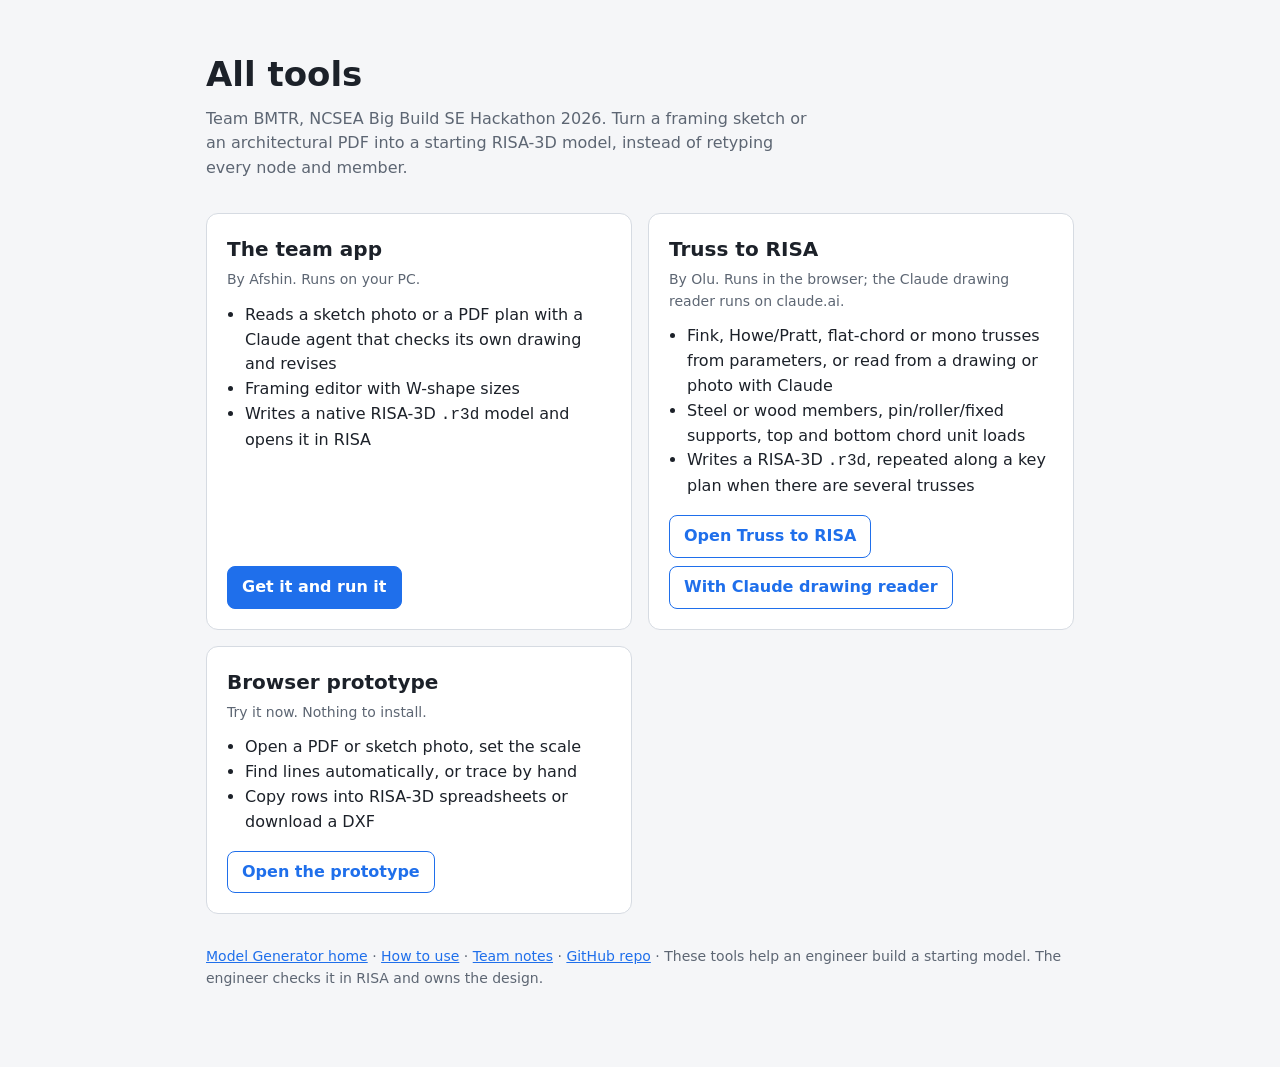
<file: tools.html>
<!doctype html>
<html lang="en">
<head>
  <meta charset="utf-8">
  <meta name="viewport" content="width=device-width, initial-scale=1">
  <title>All Tools</title>
  <meta name="description" content="Team BMTR: turn a framing sketch or PDF plan into a RISA-3D model.">
  <style>
    :root { --bg: #f5f6f8; --panel: #ffffff; --text: #1c2129; --muted: #5d6673; --line: #d6dbe2; --accent: #1f6feb; --on-accent: #ffffff; }
    @media (prefers-color-scheme: dark) {
      :root:not([data-theme="light"]) { --bg: #0f1216; --panel: #171b21; --text: #e6e9ee; --muted: #9aa4b1; --line: #2a313b; --accent: #4c8dff; --on-accent: #0b0e12; }
    }
    * { box-sizing: border-box; }
    body { margin: 0; background: var(--bg); color: var(--text); font: 16px/1.55 system-ui, -apple-system, "Segoe UI", Roboto, sans-serif; }
    main { max-width: 900px; margin: 0 auto; padding: 48px 16px 64px; }
    h1 { font-size: 34px; margin: 0 0 6px; }
    .sub { color: var(--muted); margin: 0 0 32px; max-width: 60ch; }
    .grid { display: grid; grid-template-columns: repeat(auto-fit, minmax(280px, 1fr)); gap: 16px; }
    .card { background: var(--panel); border: 1px solid var(--line); border-radius: 12px; padding: 20px; display: flex; flex-direction: column; }
    .card h2 { font-size: 20px; margin: 0 0 4px; }
    .who { color: var(--muted); font-size: 14px; margin: 0 0 12px; }
    .card ul { padding-left: 18px; margin: 0 0 16px; }
    .card .go { margin-top: auto; display: flex; gap: 8px; flex-wrap: wrap; }
    a.btn { text-decoration: none; border: 1px solid var(--accent); color: var(--accent); border-radius: 8px; padding: 8px 14px; font-weight: 600; }
    a.btn.primary { background: var(--accent); color: var(--on-accent); }
    .foot { margin-top: 32px; color: var(--muted); font-size: 14px; }
    a { color: var(--accent); }
  </style>
</head>
<body>
<main>
  <h1>All tools</h1>
  <p class="sub">Team BMTR, NCSEA Big Build SE Hackathon 2026. Turn a framing sketch or an architectural PDF into a starting RISA-3D model, instead of retyping every node and member.</p>

  <div class="grid">
    <section class="card">
      <h2>The team app</h2>
      <p class="who">By Afshin. Runs on your PC.</p>
      <ul>
        <li>Reads a sketch photo or a PDF plan with a Claude agent that checks its own drawing and revises</li>
        <li>Framing editor with W-shape sizes</li>
        <li>Writes a native RISA-3D <code>.r3d</code> model and opens it in RISA</li>
      </ul>
      <div class="go">
        <a class="btn primary" href="https://github.com/khkusakabe/BMTR-sketch-to-risa/tree/main/app">Get it and run it</a>
      </div>
    </section>

    <section class="card">
      <h2>Truss to RISA</h2>
      <p class="who">By Olu. Runs in the browser; the Claude drawing reader runs on claude.ai.</p>
      <ul>
        <li>Fink, Howe/Pratt, flat-chord or mono trusses from parameters, or read from a drawing or photo with Claude</li>
        <li>Steel or wood members, pin/roller/fixed supports, top and bottom chord unit loads</li>
        <li>Writes a RISA-3D <code>.r3d</code>, repeated along a key plan when there are several trusses</li>
      </ul>
      <div class="go">
        <a class="btn" href="truss/">Open Truss to RISA</a>
        <a class="btn" href="https://claude.ai/artifact/4N6NXAs1sMhQWdEN2XEZef" title="The drawing reader only runs on claude.ai">With Claude drawing reader</a>
      </div>
    </section>

    <section class="card">
      <h2>Browser prototype</h2>
      <p class="who">Try it now. Nothing to install.</p>
      <ul>
        <li>Open a PDF or sketch photo, set the scale</li>
        <li>Find lines automatically, or trace by hand</li>
        <li>Copy rows into RISA-3D spreadsheets or download a DXF</li>
      </ul>
      <div class="go">
        <a class="btn" href="prototype/">Open the prototype</a>
      </div>
    </section>
  </div>

  <p class="foot"><a href="index.html">Model Generator home</a> · <a href="how-to.html">How to use</a> · <a href="team.html">Team notes</a> · <a href="https://github.com/khkusakabe/BMTR-sketch-to-risa">GitHub repo</a> · These tools help an engineer build a starting model. The engineer checks it in RISA and owns the design.</p>
</main>
</body>
</html>
</file>
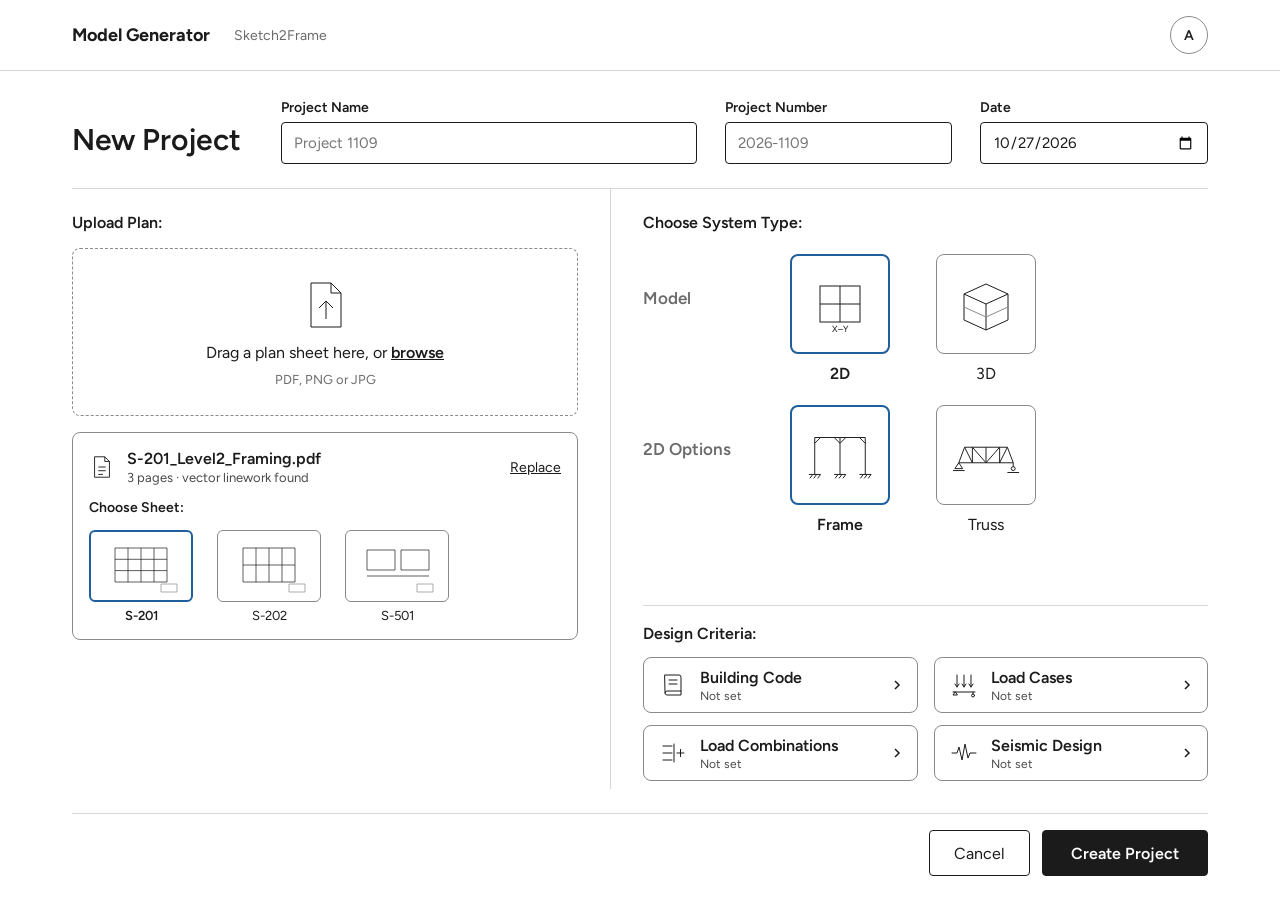
<file: Web Page/new-project.html>
<!doctype html>
<html lang="en">
<head>
<meta charset="utf-8">
<meta name="viewport" content="width=device-width, initial-scale=1">
<title>Model Generator · New Project</title>
<link rel="preconnect" href="https://fonts.googleapis.com">
<link rel="stylesheet" href="https://fonts.googleapis.com/css2?family=Figtree:wght@400;500;600;700&display=swap">
<style>
body{margin:0}
a{color:#1b1b1b}a:hover{color:#1f5f9e}
button:focus-visible,a:focus-visible,input:focus-visible{outline:2px solid #1f5f9e;outline-offset:2px}
.tile{border:1px solid #8a8a8a}
[aria-pressed="true"] .tile{border:2.5px solid #1f5f9e}
[aria-pressed="true"] .lbl{font-weight:600}
[hidden]{display:none!important}
</style>
</head>
<body>
<div style="min-height: 900px; display: flex; flex-direction: column; background: #ffffff; color: #1b1b1b; font-family: Figtree, 'Helvetica Neue', Arial, sans-serif; font-size: 16px">

  <header style="display: flex; flex-wrap: wrap; align-items: center; gap: 12px 24px; padding: 16px 72px; border-bottom: 1px solid #d6d6d6">
    <a href="index.html" style="font-size: 18px; font-weight: 700; text-decoration: none">Model Generator</a>
    <span style="font-size: 14px; color: #6b6b6b">Sketch2Frame</span>
    <span style="margin-left: auto; display: grid; place-items: center; width: 36px; height: 36px; border-radius: 50%; border: 1px solid #8a8a8a; font-size: 14px; font-weight: 600" aria-label="Signed in as Austin">A</span>
  </header>

  <main style="flex: 1; width: 100%; max-width: 1296px; margin: 0 auto; box-sizing: border-box; padding: 28px 72px 24px; display: flex; flex-direction: column; gap: 24px">

    <div style="display: flex; flex-wrap: wrap; align-items: flex-end; gap: 16px 28px">
      <h1 style="margin: 0 12px 6px 0; font-size: 30px; font-weight: 600">New Project</h1>
      <label style="flex: 2 1 280px; display: flex; flex-direction: column; gap: 6px; font-size: 14px; font-weight: 600">Project Name
        <input id="pname" placeholder="Project 1109" style="min-height: 40px; padding: 0 12px; border: 1px solid #1b1b1b; border-radius: 4px; font: inherit; font-size: 15px; font-weight: 400; color: #1b1b1b">
      </label>
      <label style="flex: 1 1 160px; display: flex; flex-direction: column; gap: 6px; font-size: 14px; font-weight: 600">Project Number
        <input id="pnum" placeholder="2026-1109" style="min-height: 40px; padding: 0 12px; border: 1px solid #1b1b1b; border-radius: 4px; font: inherit; font-size: 15px; font-weight: 400; color: #1b1b1b">
      </label>
      <label style="flex: 1 1 160px; display: flex; flex-direction: column; gap: 6px; font-size: 14px; font-weight: 600">Date
        <input id="pdate" type="date" value="2026-10-27" style="min-height: 40px; padding: 0 12px; border: 1px solid #1b1b1b; border-radius: 4px; font: inherit; font-size: 15px; font-weight: 400; color: #1b1b1b">
      </label>
    </div>

    <div style="flex: 1; display: flex; flex-wrap: wrap; border-top: 1px solid #d6d6d6">

      <section aria-label="Upload plan" style="flex: 1 1 460px; min-width: 0; box-sizing: border-box; padding: 24px 32px 8px 0; display: flex; flex-direction: column; gap: 16px">
        <h2 style="margin: 0; font-size: 16px; font-weight: 600">Upload Plan:</h2>
        <div style="display: flex; flex-direction: column; align-items: center; gap: 10px; padding: 28px 20px; border: 1px dashed #8a8a8a; border-radius: 8px; text-align: center">
          <svg width="56" height="56" viewBox="0 0 56 56" fill="none" stroke="#1b1b1b" stroke-width="1" aria-hidden="true"><path d="M14 6h20l10 10v34H14z"></path><path d="M34 6v10h10"></path><path d="M29 42V24M22 31l7-7 7 7"></path></svg>
          <span>Drag a plan sheet here, or <a href="#" style="font-weight: 600">browse</a></span>
          <span style="font-size: 13px; color: #6b6b6b">PDF, PNG or JPG</span>
        </div>
        <div style="display: flex; flex-direction: column; gap: 14px; padding: 16px; border: 1px solid #8a8a8a; border-radius: 8px">
          <div style="display: flex; flex-wrap: wrap; align-items: center; gap: 12px">
            <svg width="26" height="26" viewBox="0 0 28 28" fill="none" stroke="#1b1b1b" stroke-width="1" aria-hidden="true"><path d="M6 3h11l5 5v17H6z"></path><path d="M17 3v5h5M10 14h8M10 18h8M10 22h5"></path></svg>
            <div style="flex: 1 1 200px; display: flex; flex-direction: column; gap: 2px; min-width: 0">
              <span style="font-weight: 600">S-201_Level2_Framing.pdf</span>
              <span style="font-size: 13px; color: #4a4a4a">3 pages · vector linework found</span>
            </div>
            <a href="#" style="font-size: 14px">Replace</a>
          </div>
          <span style="font-size: 14px; font-weight: 600">Choose Sheet:</span>
          <div style="display: flex; flex-wrap: wrap; gap: 16px 24px">
            <button aria-pressed="true" style="display: flex; flex-direction: column; align-items: center; gap: 6px; padding: 0; border: 0; background: none; font: inherit; color: #1b1b1b; cursor: pointer">
              <span style="width: 104px; height: 72px; box-sizing: border-box; display: grid; place-items: center; border: 2.5px solid #1f5f9e; border-radius: 6px">
                <svg width="80" height="56" viewBox="0 0 80 56" fill="none" stroke="#1b1b1b" stroke-width="0.7" aria-hidden="true"><path d="M14 10h52v34H14zM27 10v34M40 10v34M53 10v34M14 21.3h52M14 32.6h52"></path><path d="M60 46h16v8H60z" stroke="#8a8a8a"></path></svg>
              </span>
              <span style="font-size: 13px; font-weight: 600">S-201</span>
            </button>
            <button style="display: flex; flex-direction: column; align-items: center; gap: 6px; padding: 0; border: 0; background: none; font: inherit; color: #1b1b1b; cursor: pointer">
              <span style="width: 104px; height: 72px; box-sizing: border-box; display: grid; place-items: center; border: 1px solid #8a8a8a; border-radius: 6px">
                <svg width="80" height="56" viewBox="0 0 80 56" fill="none" stroke="#1b1b1b" stroke-width="0.7" aria-hidden="true"><path d="M14 10h52v34H14zM27 10v34M40 10v34M53 10v34M14 27h52"></path><path d="M60 46h16v8H60z" stroke="#8a8a8a"></path></svg>
              </span>
              <span style="font-size: 13px">S-202</span>
            </button>
            <button style="display: flex; flex-direction: column; align-items: center; gap: 6px; padding: 0; border: 0; background: none; font: inherit; color: #1b1b1b; cursor: pointer">
              <span style="width: 104px; height: 72px; box-sizing: border-box; display: grid; place-items: center; border: 1px solid #8a8a8a; border-radius: 6px">
                <svg width="80" height="56" viewBox="0 0 80 56" fill="none" stroke="#1b1b1b" stroke-width="0.7" aria-hidden="true"><path d="M10 12h28v20H10zM44 12h28v20H44zM10 38h62"></path><path d="M60 46h16v8H60z" stroke="#8a8a8a"></path></svg>
              </span>
              <span style="font-size: 13px">S-501</span>
            </button>
          </div>
        </div>
      </section>

      <section aria-label="System type" style="flex: 1 1 520px; min-width: 0; box-sizing: border-box; padding: 24px 0 8px 32px; border-left: 1px solid #d6d6d6; display: flex; flex-direction: column; gap: 22px">
        <h2 style="margin: 0; font-size: 16px; font-weight: 600">Choose System Type:</h2>

        <div style="display: flex; flex-wrap: wrap; align-items: flex-start; gap: 16px 32px">
          <span style="width: 110px; padding-top: 34px; font-size: 17px; font-weight: 600; color: #6b6b6b">Model</span>
          <div style="display: flex; flex-wrap: wrap; gap: 16px 36px">
            <button data-dim="2D" aria-pressed="true" style="width: 110px; display: flex; flex-direction: column; align-items: center; gap: 10px; padding: 0; border: 0; background: none; font: inherit; color: #1b1b1b; cursor: pointer">
              <span style="width: 100px; height: 100px; box-sizing: border-box; display: grid; place-items: center; border-radius: 8px; background: #ffffff" class="tile">
                <svg width="64" height="64" viewBox="0 0 64 64" fill="none" stroke="#1b1b1b" stroke-width="1" aria-hidden="true"><rect x="12" y="14" width="40" height="36"></rect><path d="M12 32h40M32 14v36"></path><text x="32" y="60" fill="#1b1b1b" stroke="none" font-family="Figtree, Arial, sans-serif" font-size="9" text-anchor="middle">X–Y</text></svg>
              </span>
              <span class="lbl">2D</span>
            </button>
            <button data-dim="3D" aria-pressed="false" style="width: 110px; display: flex; flex-direction: column; align-items: center; gap: 10px; padding: 0; border: 0; background: none; font: inherit; color: #1b1b1b; cursor: pointer">
              <span style="width: 100px; height: 100px; box-sizing: border-box; display: grid; place-items: center; border-radius: 8px; background: #ffffff" class="tile">
                <svg width="64" height="64" viewBox="0 0 64 64" fill="none" stroke="#1b1b1b" stroke-width="1" aria-hidden="true"><path d="M10 22l22-10 22 10v26L32 58 10 48z"></path><path d="M10 22l22 10 22-10M32 32v26"></path><path d="M10 35l22 10 22-10" stroke="#8a8a8a"></path></svg>
              </span>
              <span class="lbl">3D</span>
            </button>
          </div>
        </div>

        <div id="opts2d">
          <div style="display: flex; flex-wrap: wrap; align-items: flex-start; gap: 16px 32px">
            <span style="width: 110px; padding-top: 34px; font-size: 17px; font-weight: 600; color: #6b6b6b">2D Options</span>
            <div style="display: flex; flex-wrap: wrap; gap: 16px 36px">
              <button data-sub2="frame" aria-pressed="true" style="width: 110px; display: flex; flex-direction: column; align-items: center; gap: 10px; padding: 0; border: 0; background: none; font: inherit; color: #1b1b1b; cursor: pointer">
                <span style="width: 100px; height: 100px; box-sizing: border-box; display: grid; place-items: center; border-radius: 8px; background: #ffffff" class="tile">
                  <svg width="70" height="70" viewBox="0 0 72 72" fill="none" stroke="#1b1b1b" stroke-width="1" aria-hidden="true"><path d="M10 56V18h52v38M36 18v38"></path><path d="M10 24l6-6M62 24l-6-6M30 18l6 6 6-6"></path><path d="M4 56h12M30 56h12M56 56h12M5 60l3-4M9 60l3-4M13 60l3-4M31 60l3-4M35 60l3-4M39 60l3-4M57 60l3-4M61 60l3-4M65 60l3-4"></path></svg>
                </span>
                <span class="lbl">Frame</span>
              </button>
              <button data-sub2="truss" aria-pressed="false" style="width: 110px; display: flex; flex-direction: column; align-items: center; gap: 10px; padding: 0; border: 0; background: none; font: inherit; color: #1b1b1b; cursor: pointer">
                <span style="width: 100px; height: 100px; box-sizing: border-box; display: grid; place-items: center; border-radius: 8px; background: #ffffff" class="tile">
                  <svg width="70" height="70" viewBox="0 0 72 72" fill="none" stroke="#1b1b1b" stroke-width="1" aria-hidden="true"><path d="M8 44h56M14 28h44M8 44l6-16M64 44l-6-16M22 28v16M36 28v16M50 28v16M14 28l8 16M22 28l14 16M50 28l-14 16M58 28l-8 16"></path><path d="M8 44l-4 6h8zM64 44v4"></path><circle cx="64" cy="50" r="2"></circle><path d="M2 52h12M58 54h12"></path></svg>
                </span>
                <span class="lbl">Truss</span>
              </button>
            </div>
          </div>
        </div>

        <div id="opts3d" hidden>
          <div style="display: flex; flex-wrap: wrap; align-items: flex-start; gap: 16px 32px">
            <span style="width: 110px; padding-top: 34px; font-size: 17px; font-weight: 600; color: #6b6b6b">3D Options</span>
            <div style="display: flex; flex-wrap: wrap; gap: 16px 36px">
              <div style="display: flex; flex-direction: column; align-items: center; gap: 10px">
                <button data-sub3="bldg" aria-pressed="true" style="width: 110px; display: flex; flex-direction: column; align-items: center; gap: 10px; padding: 0; border: 0; background: none; font: inherit; color: #1b1b1b; cursor: pointer">
                  <span style="width: 100px; height: 100px; box-sizing: border-box; display: grid; place-items: center; border-radius: 8px; background: #ffffff" class="tile">
                    <svg width="70" height="70" viewBox="0 0 72 72" fill="none" stroke="#1b1b1b" stroke-width="1" aria-hidden="true"><path d="M14 22l22-10 22 10v36L36 68 14 58z"></path><path d="M14 22l22 10 22-10M36 32v36"></path><path d="M14 34l22 10 22-10M14 46l22 10 22-10"></path><path d="M25 27v36M47 27v36" stroke="#8a8a8a"></path></svg>
                  </span>
                  <span class="lbl">Building</span>
                </button>
                <div style="display: flex; align-items: center; gap: 6px">
                  <button id="less" aria-label="Fewer stories" style="width: 32px; height: 32px; border: 1px solid #1b1b1b; border-radius: 4px; background: #ffffff; font: inherit; cursor: pointer">−</button>
                  <span style="min-width: 74px; text-align: center; font-size: 14px; font-variant-numeric: tabular-nums" id="stories">3 stories</span>
                  <button id="more" aria-label="More stories" style="width: 32px; height: 32px; border: 1px solid #1b1b1b; border-radius: 4px; background: #ffffff; font: inherit; cursor: pointer">+</button>
                </div>
              </div>
              <button data-sub3="misc" aria-pressed="false" style="width: 110px; align-self: flex-start; display: flex; flex-direction: column; align-items: center; gap: 10px; padding: 0; border: 0; background: none; font: inherit; color: #1b1b1b; cursor: pointer">
                <span style="width: 100px; height: 100px; box-sizing: border-box; display: grid; place-items: center; border-radius: 8px; background: #ffffff" class="tile">
                  <svg width="70" height="70" viewBox="0 0 72 72" fill="none" stroke="#1b1b1b" stroke-width="1" aria-hidden="true"><path d="M12 60V30l16-8 16 8v30M28 22v30M12 30l16 8 16-8M28 38v22"></path><path d="M44 30l16-6v28l-16 8M44 30l16-6" stroke="#1b1b1b"></path><path d="M12 30l16 22M44 30L28 52" stroke="#8a8a8a"></path></svg>
                </span>
                <span class="lbl" style="text-align: center">Miscellaneous Frame</span>
              </button>
            </div>
          </div>
        </div>

        <div style="margin-top: auto; display: flex; flex-direction: column; gap: 14px; padding-top: 18px; border-top: 1px solid #d6d6d6">
          <h2 style="margin: 0; font-size: 16px; font-weight: 600">Design Criteria:</h2>
          <div style="display: grid; grid-template-columns: repeat(2, minmax(0, 1fr)); gap: 12px 16px">
            <button style="min-height: 56px; display: flex; align-items: center; gap: 12px; padding: 8px 14px; border: 1px solid #8a8a8a; border-radius: 8px; background: #ffffff; font: inherit; color: #1b1b1b; text-align: left; cursor: pointer">
              <svg width="30" height="30" viewBox="0 0 30 30" fill="none" stroke="#1b1b1b" stroke-width="1" stroke-linecap="round" aria-hidden="true"><path d="M7 5h14a2 2 0 0 1 2 2v18H9a2 2 0 0 1-2-2z"></path><path d="M7 23a2 2 0 0 1 2-2h14M11 10h8M11 14h8"></path></svg>
              <span style="flex: 1; display: flex; flex-direction: column; gap: 2px"><span style="font-weight: 600">Building Code</span><span style="font-size: 12px; color: #4a4a4a">Not set</span></span>
              <svg width="12" height="12" viewBox="0 0 12 12" fill="none" stroke="#1b1b1b" stroke-width="1.5" aria-hidden="true"><path d="M4 2l4 4-4 4"></path></svg>
            </button>
            <button style="min-height: 56px; display: flex; align-items: center; gap: 12px; padding: 8px 14px; border: 1px solid #8a8a8a; border-radius: 8px; background: #ffffff; font: inherit; color: #1b1b1b; text-align: left; cursor: pointer">
              <svg width="30" height="30" viewBox="0 0 30 30" fill="none" stroke="#1b1b1b" stroke-width="1" stroke-linecap="round" aria-hidden="true"><path d="M4 22h22"></path><path d="M6 22l-2 3h4zM24 22v2"></path><circle cx="24" cy="25.5" r="1.5"></circle><path d="M8 5v12M15 5v12M22 5v12M6 14l2 3 2-3M13 14l2 3 2-3M20 14l2 3 2-3"></path></svg>
              <span style="flex: 1; display: flex; flex-direction: column; gap: 2px"><span style="font-weight: 600">Load Cases</span><span style="font-size: 12px; color: #4a4a4a">Not set</span></span>
              <svg width="12" height="12" viewBox="0 0 12 12" fill="none" stroke="#1b1b1b" stroke-width="1.5" aria-hidden="true"><path d="M4 2l4 4-4 4"></path></svg>
            </button>
            <button style="min-height: 56px; display: flex; align-items: center; gap: 12px; padding: 8px 14px; border: 1px solid #8a8a8a; border-radius: 8px; background: #ffffff; font: inherit; color: #1b1b1b; text-align: left; cursor: pointer">
              <svg width="30" height="30" viewBox="0 0 30 30" fill="none" stroke="#1b1b1b" stroke-width="1" stroke-linecap="round" aria-hidden="true"><path d="M5 8h9M5 15h9M5 22h9"></path><path d="M19 15h7M22.5 11.5v7"></path><path d="M16 6v18"></path></svg>
              <span style="flex: 1; display: flex; flex-direction: column; gap: 2px"><span style="font-weight: 600">Load Combinations</span><span style="font-size: 12px; color: #4a4a4a">Not set</span></span>
              <svg width="12" height="12" viewBox="0 0 12 12" fill="none" stroke="#1b1b1b" stroke-width="1.5" aria-hidden="true"><path d="M4 2l4 4-4 4"></path></svg>
            </button>
            <button style="min-height: 56px; display: flex; align-items: center; gap: 12px; padding: 8px 14px; border: 1px solid #8a8a8a; border-radius: 8px; background: #ffffff; font: inherit; color: #1b1b1b; text-align: left; cursor: pointer">
              <svg width="30" height="30" viewBox="0 0 30 30" fill="none" stroke="#1b1b1b" stroke-width="1" stroke-linecap="round" aria-hidden="true"><path d="M3 15h5l2-6 3 13 3-16 3 14 2-5h6"></path></svg>
              <span style="flex: 1; display: flex; flex-direction: column; gap: 2px"><span style="font-weight: 600">Seismic Design</span><span style="font-size: 12px; color: #4a4a4a">Not set</span></span>
              <svg width="12" height="12" viewBox="0 0 12 12" fill="none" stroke="#1b1b1b" stroke-width="1.5" aria-hidden="true"><path d="M4 2l4 4-4 4"></path></svg>
            </button>
          </div>
        </div>
      </section>
    </div>

    <div style="display: flex; flex-wrap: wrap; justify-content: flex-end; gap: 12px; padding-top: 16px; border-top: 1px solid #d6d6d6">
      <a href="index.html" style="min-height: 44px; display: flex; align-items: center; padding: 0 24px; border: 1px solid #1b1b1b; border-radius: 4px; text-decoration: none">Cancel</a>
      <a href="#" style="min-height: 44px; display: flex; align-items: center; padding: 0 28px; border: 1px solid #1b1b1b; border-radius: 4px; background: #1b1b1b; color: #ffffff; text-decoration: none; font-weight: 600">Create Project</a>
    </div>
  </main>
</div>
<script>
(function(){
  var stories=3;
  function press(sel,btn){document.querySelectorAll(sel).forEach(function(b){b.setAttribute('aria-pressed',b===btn?'true':'false')})}
  document.querySelectorAll('[data-dim]').forEach(function(b){b.addEventListener('click',function(){
    press('[data-dim]',b); var is3=b.dataset.dim==='3D';
    document.getElementById('opts2d').hidden=is3; document.getElementById('opts3d').hidden=!is3;})});
  document.querySelectorAll('[data-sub2]').forEach(function(b){b.addEventListener('click',function(){press('[data-sub2]',b)})});
  document.querySelectorAll('[data-sub3]').forEach(function(b){b.addEventListener('click',function(){press('[data-sub3]',b)})});
  function setStories(v){stories=Math.max(1,Math.min(60,v));
    document.getElementById('stories').textContent=stories+(stories===1?' story':' stories');
    press('[data-sub3]',document.querySelector('[data-sub3="bldg"]'));}
  document.getElementById('less').addEventListener('click',function(){setStories(stories-1)});
  document.getElementById('more').addEventListener('click',function(){setStories(stories+1)});
})();
</script>
</body>
</html>
</file>
